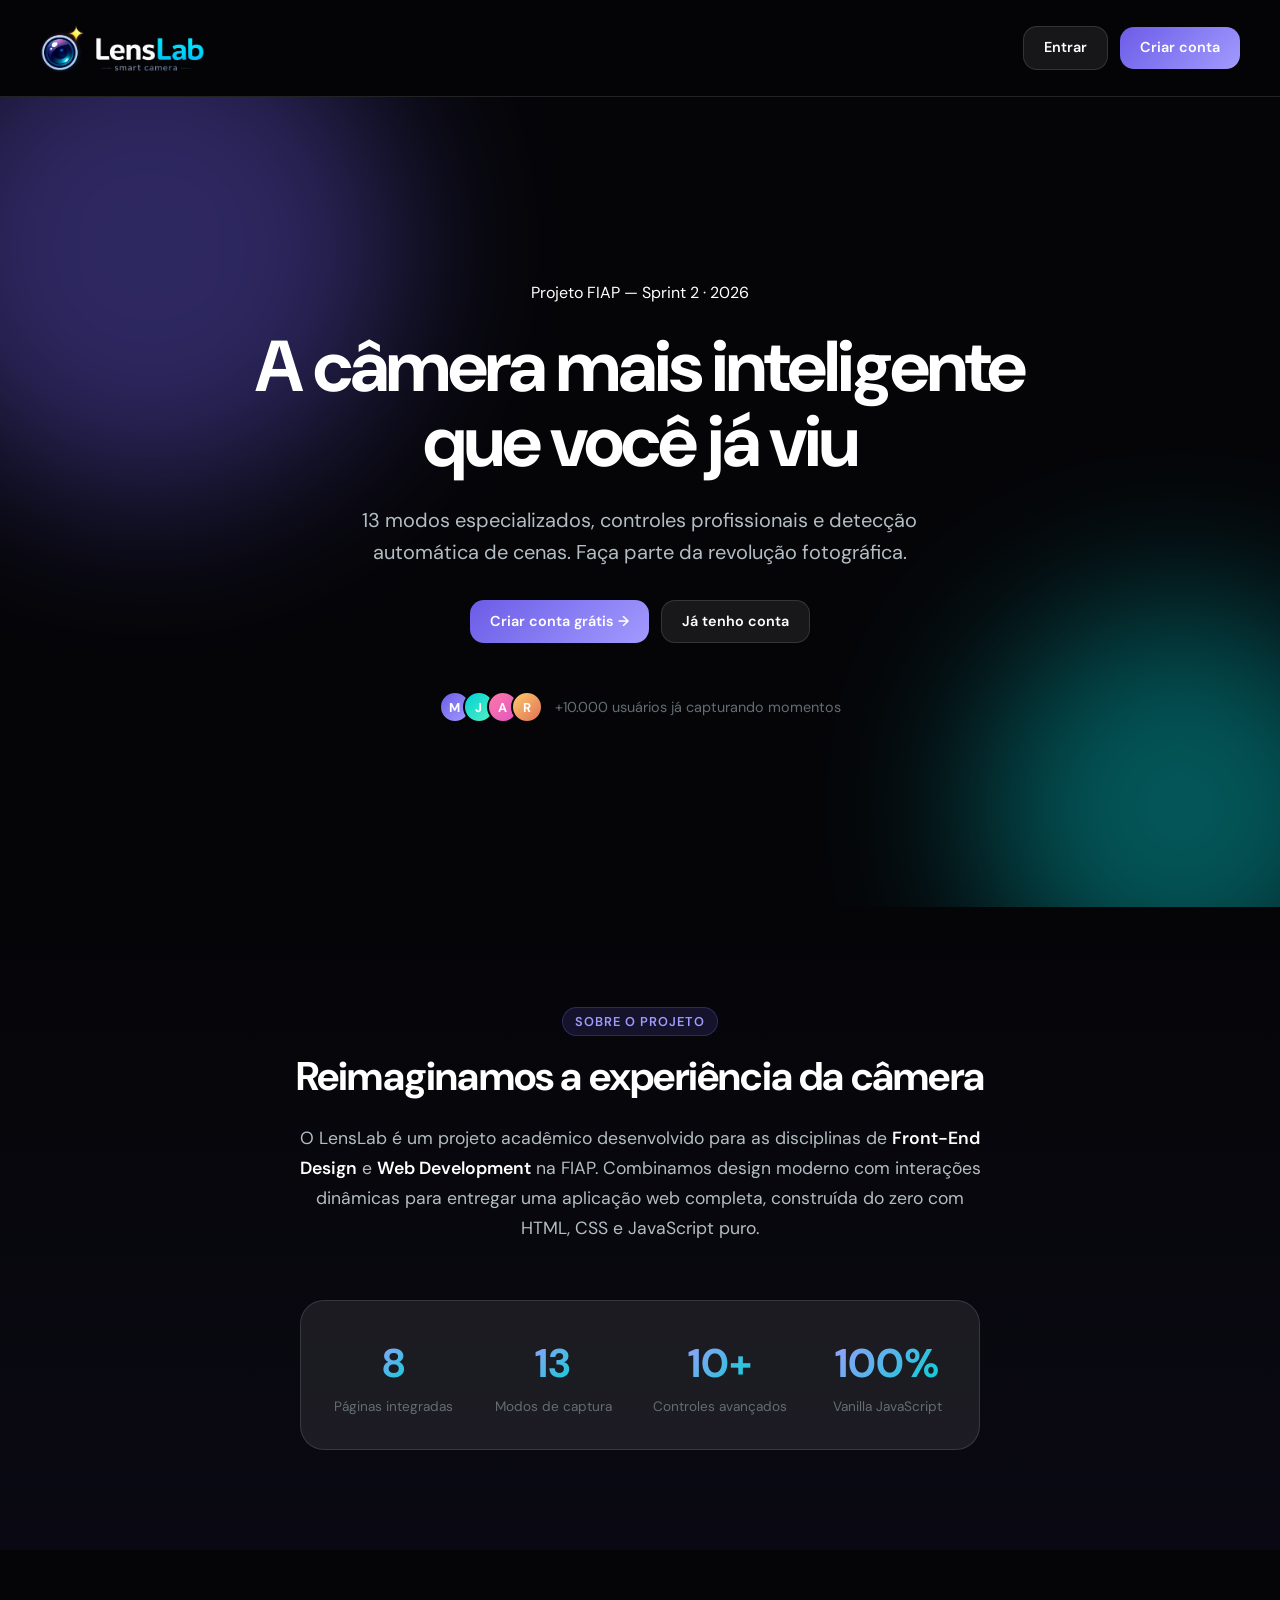
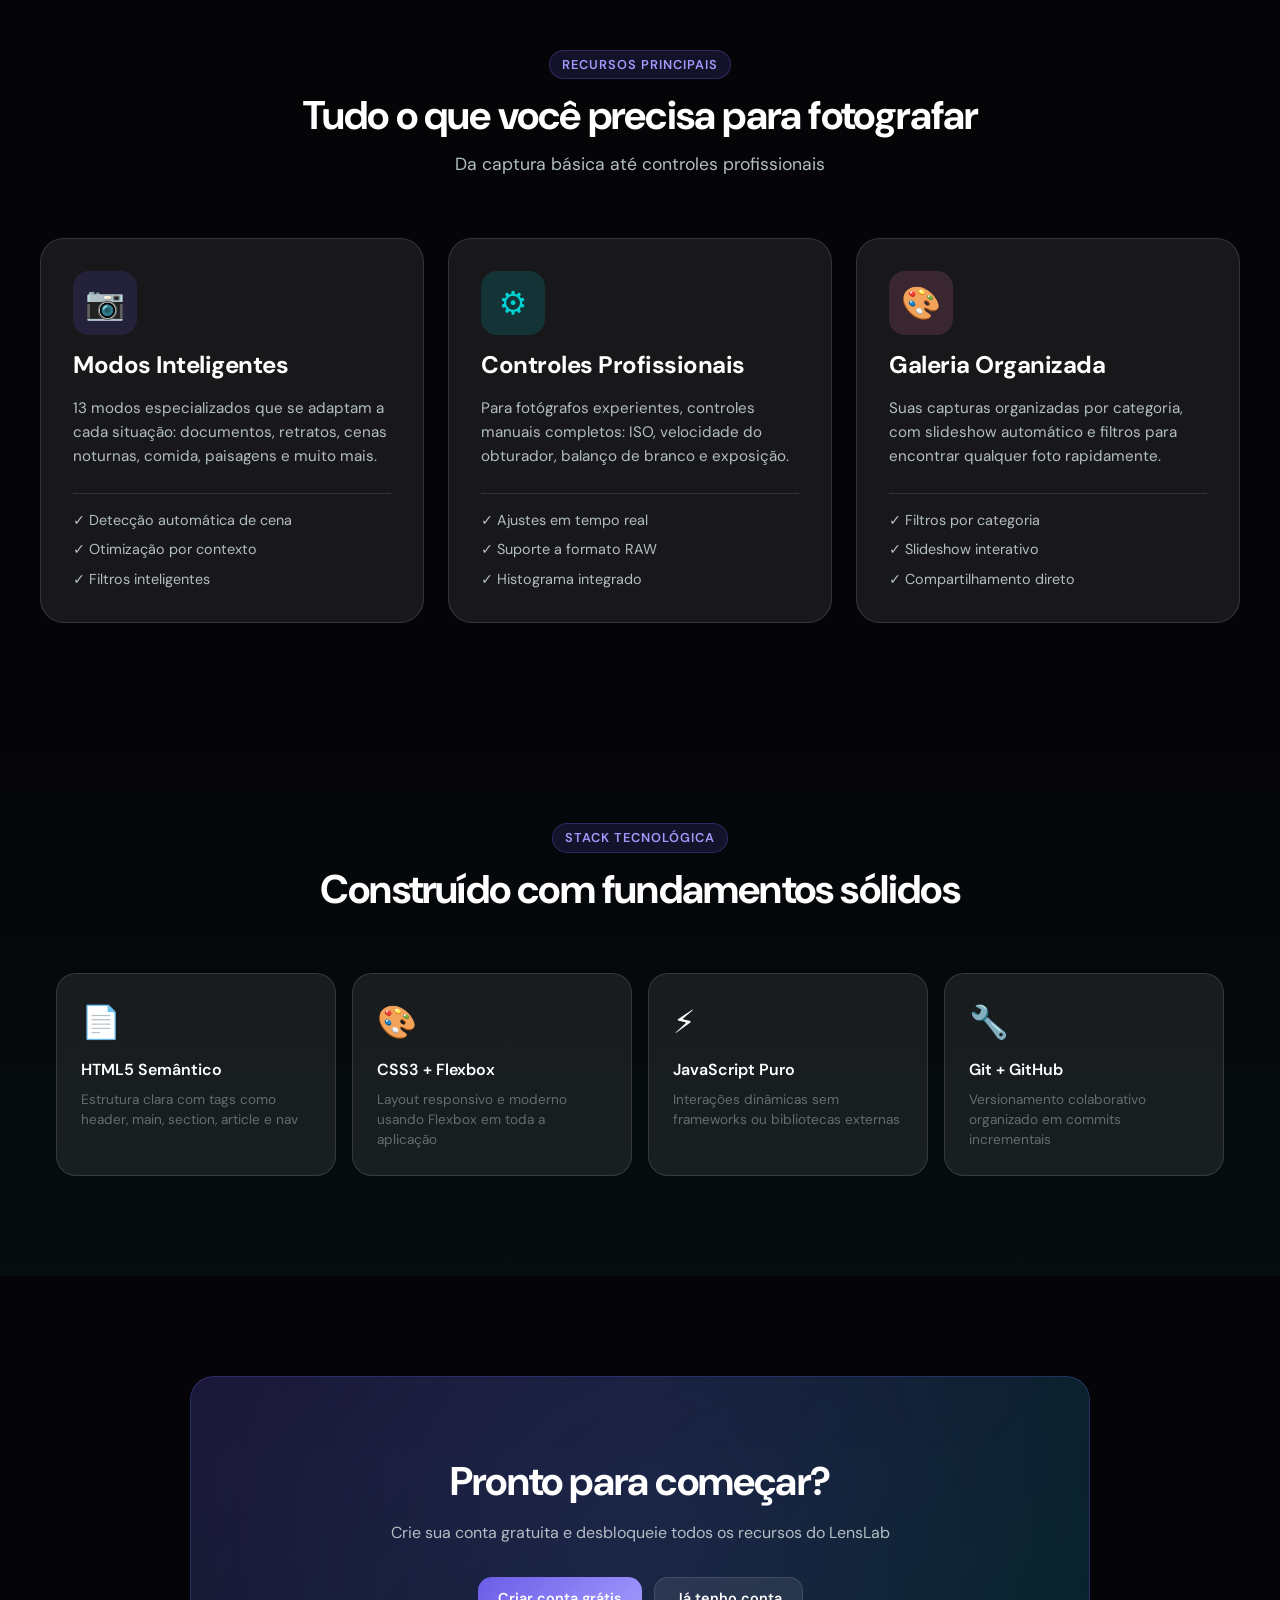
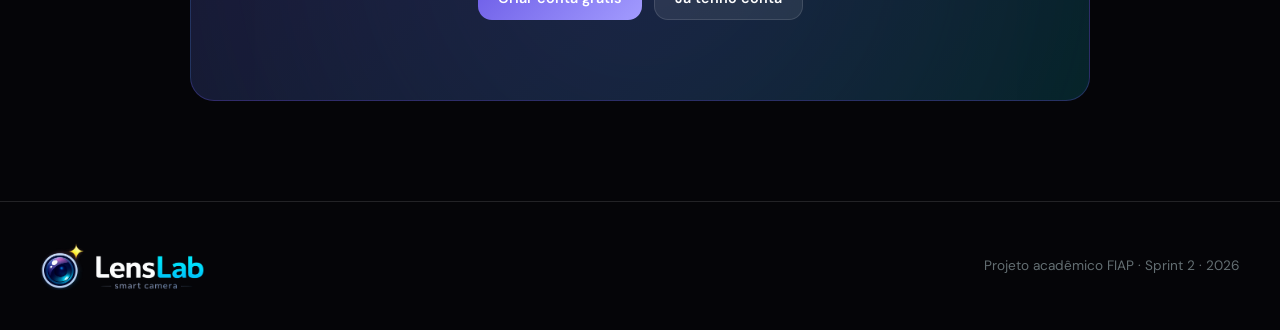
<file: index.html>
<!DOCTYPE html>
<html lang="pt-BR">
<head>
  <meta charset="UTF-8">
  <meta name="viewport" content="width=device-width, initial-scale=1.0">
  <title>LensLab — A câmera inteligente do seu bolso</title>
  <link rel="stylesheet" href="css/reset.css">
  <link rel="stylesheet" href="css/variables.css">
  <link rel="stylesheet" href="css/global.css">
  <link rel="stylesheet" href="css/landing.css">
</head>
<body class="landing-body">


  <header class="landing-header">
    <a href="index.html" class="logo">
      <img class="logo-img" src="assets/galeria/lenslab.png" alt="LensLab">
    </a>

    <div class="landing-actions">
      <a href="pages/login.html" class="btn-secondary">Entrar</a>
      <a href="pages/cadastro.html" class="btn-primary">Criar conta</a>
    </div>
  </header>

  <main>

  
    <section class="landing-hero">
      <div class="hero-bg-orb orb-1"></div>
      <div class="hero-bg-orb orb-2"></div>

      <div class="landing-hero-content">
        <span class="hero-badge">
          <span class="dot"></span>
          Projeto FIAP — Sprint 2 · 2026
        </span>

        <h1 class="landing-title">
          A câmera mais <span class="text-gradient">inteligente</span><br>
          que você já viu
        </h1>

        <p class="landing-subtitle">
          13 modos especializados, controles profissionais e detecção automática de cenas.
          Faça parte da revolução fotográfica.
        </p>

        <div class="landing-cta">
          <a href="pages/cadastro.html" class="btn-primary btn-large">
            Criar conta grátis →
          </a>
          <a href="pages/login.html" class="btn-secondary btn-large">
            Já tenho conta
          </a>
        </div>

        <div class="hero-trust">
          <div class="trust-avatars">
            <span class="trust-av" style="background: linear-gradient(135deg, #6C5CE7, #A29BFE);">M</span>
            <span class="trust-av" style="background: linear-gradient(135deg, #00D2D3, #55EFC4);">J</span>
            <span class="trust-av" style="background: linear-gradient(135deg, #FD79A8, #E056C1);">A</span>
            <span class="trust-av" style="background: linear-gradient(135deg, #FDCB6E, #E17055);">R</span>
          </div>
          <span>+10.000 usuários já capturando momentos</span>
        </div>
      </div>
    </section>

    
    <section class="about-project">
      <div class="about-inner">
        <span class="section-tag">Sobre o projeto</span>
        <h2>Reimaginamos a experiência da câmera</h2>
        <p>
          O LensLab é um projeto acadêmico desenvolvido para as disciplinas de
          <strong>Front-End Design</strong> e <strong>Web Development</strong> na FIAP.
          Combinamos design moderno com interações dinâmicas para entregar uma
          aplicação web completa, construída do zero com HTML, CSS e JavaScript puro.
        </p>

        <div class="project-stats">
          <div class="proj-stat">
            <strong>8</strong>
            <span>Páginas integradas</span>
          </div>
          <div class="proj-stat">
            <strong>13</strong>
            <span>Modos de captura</span>
          </div>
          <div class="proj-stat">
            <strong>10+</strong>
            <span>Controles avançados</span>
          </div>
          <div class="proj-stat">
            <strong>100%</strong>
            <span>Vanilla JavaScript</span>
          </div>
        </div>
      </div>
    </section>

    
    <section class="landing-features">
      <header class="landing-section-header">
        <span class="section-tag">Recursos principais</span>
        <h2>Tudo o que você precisa para fotografar</h2>
        <p>Da captura básica até controles profissionais</p>
      </header>

      <div class="landing-features-grid">

        <article class="big-feature">
          <div class="big-feature-icon" style="background: rgba(108,92,231,0.15); color: #A29BFE;">
            📷
          </div>
          <h3>Modos Inteligentes</h3>
          <p>13 modos especializados que se adaptam a cada situação: documentos, retratos, cenas noturnas, comida, paisagens e muito mais.</p>
          <ul class="feature-list">
            <li>✓ Detecção automática de cena</li>
            <li>✓ Otimização por contexto</li>
            <li>✓ Filtros inteligentes</li>
          </ul>
        </article>

        <article class="big-feature">
          <div class="big-feature-icon" style="background: rgba(0,210,211,0.15); color: #00D2D3;">
            ⚙️
          </div>
          <h3>Controles Profissionais</h3>
          <p>Para fotógrafos experientes, controles manuais completos: ISO, velocidade do obturador, balanço de branco e exposição.</p>
          <ul class="feature-list">
            <li>✓ Ajustes em tempo real</li>
            <li>✓ Suporte a formato RAW</li>
            <li>✓ Histograma integrado</li>
          </ul>
        </article>

        <article class="big-feature">
          <div class="big-feature-icon" style="background: rgba(253,121,168,0.15); color: #FD79A8;">
            🎨
          </div>
          <h3>Galeria Organizada</h3>
          <p>Suas capturas organizadas por categoria, com slideshow automático e filtros para encontrar qualquer foto rapidamente.</p>
          <ul class="feature-list">
            <li>✓ Filtros por categoria</li>
            <li>✓ Slideshow interativo</li>
            <li>✓ Compartilhamento direto</li>
          </ul>
        </article>

      </div>
    </section>

   
    <section class="tech-section">
      <header class="landing-section-header">
        <span class="section-tag">Stack tecnológica</span>
        <h2>Construído com fundamentos sólidos</h2>
      </header>

      <div class="tech-cards">
        <div class="tech-card">
          <span class="tech-emoji">📄</span>
          <strong>HTML5 Semântico</strong>
          <p>Estrutura clara com tags como header, main, section, article e nav</p>
        </div>
        <div class="tech-card">
          <span class="tech-emoji">🎨</span>
          <strong>CSS3 + Flexbox</strong>
          <p>Layout responsivo e moderno usando Flexbox em toda a aplicação</p>
        </div>
        <div class="tech-card">
          <span class="tech-emoji">⚡</span>
          <strong>JavaScript Puro</strong>
          <p>Interações dinâmicas sem frameworks ou bibliotecas externas</p>
        </div>
        <div class="tech-card">
          <span class="tech-emoji">🔧</span>
          <strong>Git + GitHub</strong>
          <p>Versionamento colaborativo organizado em commits incrementais</p>
        </div>
      </div>
    </section>


    <section class="landing-cta-final">
      <div class="cta-final-inner">
        <h2>Pronto para começar?</h2>
        <p>Crie sua conta gratuita e desbloqueie todos os recursos do LensLab</p>
        <div class="cta-final-actions">
          <a href="pages/cadastro.html" class="btn-primary btn-large">Criar conta grátis</a>
          <a href="pages/login.html" class="btn-secondary btn-large">Já tenho conta</a>
        </div>
      </div>
    </section>

  </main>

  
  <footer class="landing-footer">
    <div class="footer-inner">
      <div class="footer-brand">
        <img class="logo-img" src="assets/galeria/lenslab.png" alt="LensLab">
      </div>
      <p>Projeto acadêmico FIAP · Sprint 2 · 2026</p>
    </div>
  </footer>

  <script src="js/auth.js"></script>
  <script src="js/landing.js"></script>
</body>
</html>
</file>
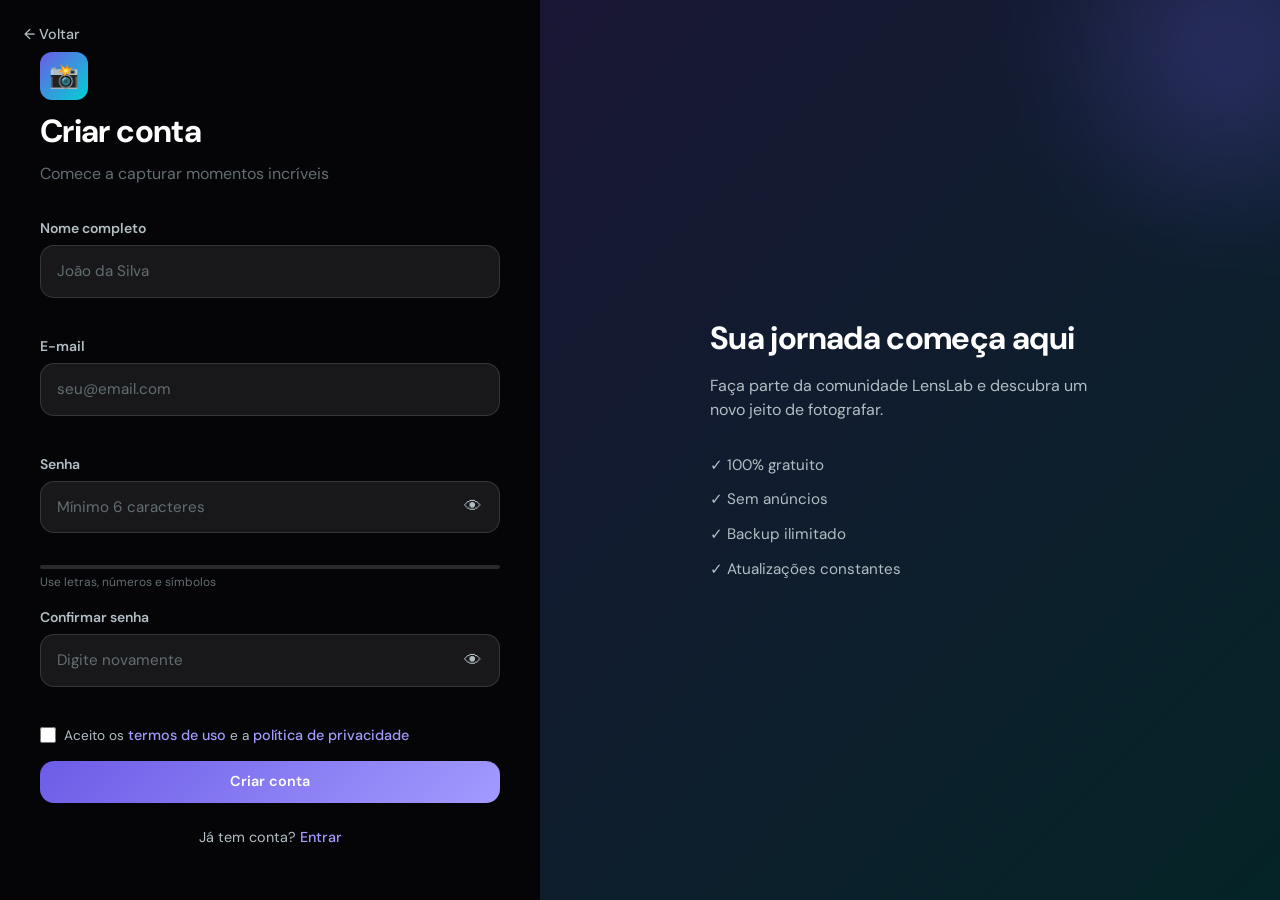
<file: pages/cadastro.html>
<!DOCTYPE html>
<html lang="pt-BR">
<head>
  <meta charset="UTF-8">
  <meta name="viewport" content="width=device-width, initial-scale=1.0">
  <title>Cadastro — LensLab</title>
  <link rel="stylesheet" href="../css/reset.css">
  <link rel="stylesheet" href="../css/variables.css">
  <link rel="stylesheet" href="../css/global.css">
  <link rel="stylesheet" href="../css/auth.css">
</head>
<body>

  <main class="auth-page">

    <div class="auth-container">
      <a href="../index.html" class="back-link">← Voltar</a>

      <header class="auth-header">
        <span class="logo-icon">📸</span>
        <h1>Criar conta</h1>
        <p>Comece a capturar momentos incríveis</p>
      </header>

      <form class="auth-form" id="signupForm" novalidate>

        <div class="form-group">
          <label for="name">Nome completo</label>
          <input type="text" id="name" name="name" placeholder="João da Silva" required minlength="3">
          <small class="error-message" id="name-error"></small>
        </div>

        <div class="form-group">
          <label for="email">E-mail</label>
          <input type="email" id="email" name="email" placeholder="seu@email.com" required>
          <small class="error-message" id="email-error"></small>
        </div>

        <div class="form-group">
          <label for="password">Senha</label>
          <div class="password-wrapper">
            <input type="password" id="password" name="password" placeholder="Mínimo 6 caracteres" required minlength="6">
            <button type="button" class="password-toggle" data-target="password" aria-label="Mostrar senha">👁</button>
          </div>
          <small class="error-message" id="password-error"></small>
          <div class="password-strength">
            <div class="strength-bar"><span></span></div>
            <small>Use letras, números e símbolos</small>
          </div>
        </div>

        <div class="form-group">
          <label for="confirm">Confirmar senha</label>
          <div class="password-wrapper">
            <input type="password" id="confirm" name="confirm" placeholder="Digite novamente" required>
            <button type="button" class="password-toggle" data-target="confirm" aria-label="Mostrar senha">👁</button>
          </div>
          <small class="error-message" id="confirm-error"></small>
        </div>

        <label class="checkbox-label">
          <input type="checkbox" name="terms" required>
          <span>Aceito os <a href="#" class="link-primary">termos de uso</a> e a <a href="#" class="link-primary">política de privacidade</a></span>
        </label>

        <button type="submit" class="btn-primary btn-large btn-block">
          Criar conta
        </button>

        <p class="auth-footer">
          Já tem conta?
          <a href="login.html" class="link-primary">Entrar</a>
        </p>
      </form>
    </div>

    <aside class="auth-decoration">
      <div class="deco-content">
        <h2>Sua jornada começa aqui</h2>
        <p>Faça parte da comunidade LensLab e descubra um novo jeito de fotografar.</p>
        <ul class="deco-features">
          <li>✓ 100% gratuito</li>
          <li>✓ Sem anúncios</li>
          <li>✓ Backup ilimitado</li>
          <li>✓ Atualizações constantes</li>
        </ul>
      </div>
    </aside>

  </main>
<script src="../js/auth.js"></script>
<script src="../js/main.js"></script>
<script src="../js/cadastro.js"></script>
</body>
</html>
</file>
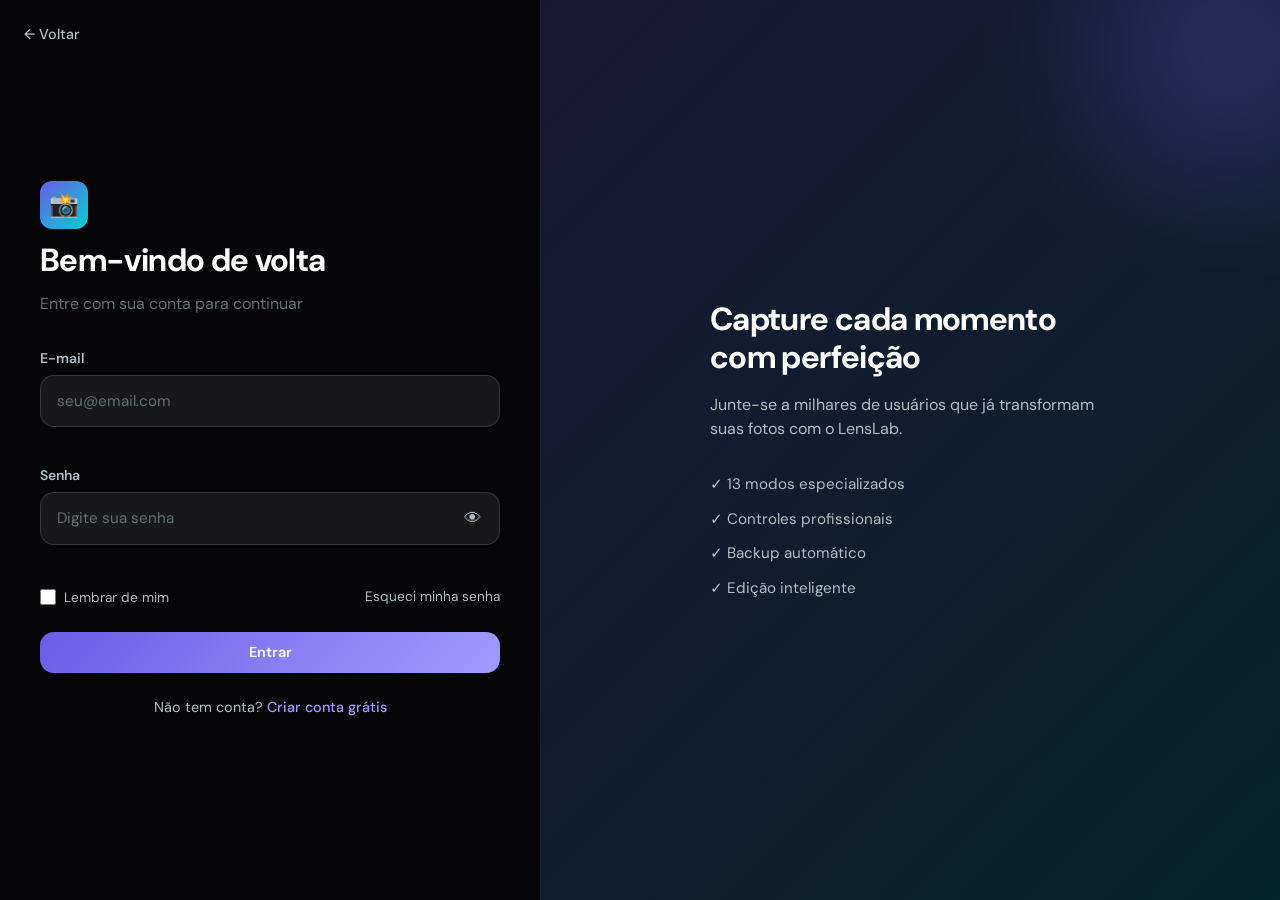
<file: pages/camera.html>
<!DOCTYPE html>
<html lang="pt-BR">
<head>
  <meta charset="UTF-8">
  <meta name="viewport" content="width=device-width, initial-scale=1.0">
  <title>Câmera — LensLab</title>
  <link rel="stylesheet" href="../css/reset.css">
  <link rel="stylesheet" href="../css/variables.css">
  <link rel="stylesheet" href="../css/global.css">
  <link rel="stylesheet" href="../css/camera.css">
  <link rel="stylesheet" href="../css/stage.css">
  <link rel="stylesheet" href="../css/acessibilidade.css">
</head>
<body class="camera-page">

  <!-- Orbs de fundo (ambient) -->
  <div class="page-orb orb-purple"></div>
  <div class="page-orb orb-cyan"></div>

  <!-- Voltar para a home (visível em desktop) -->
  <a href="home.html" class="stage-back">← Voltar para a home</a>

  <main class="stage-grid">

    <!-- ========== PAINEL ESQUERDO (pitch) ========== -->
    <aside class="stage-panel stage-panel-left">
      <a href="home.html" class="stage-logo" aria-label="LensLab">
        <img src="../assets/galeria/lenslab.png" alt="LensLab">
      </a>
      <span class="stage-tag">📸 Protótipo funcional</span>
      <h1 class="stage-title">Sua câmera<br>direto do navegador</h1>
      <p class="stage-desc">
        Teste todos os modos do LensLab no protótipo ao lado.
        Use sua câmera real ou ative o modo demo com imagens prontas.
      </p>
      <ul class="stage-bullets">
        <li>13 modos especializados de captura</li>
        <li>Filtros e ajustes em tempo real</li>
        <li>Funciona sem câmera (modo demo)</li>
        <li>Pós-captura com edição rápida</li>
      </ul>
    </aside>

    <!-- ========== CELULAR (protótipo) ========== -->
    <div class="camera-app">

    <!-- ========== STATUS BAR (simulada) ========== -->
    <div class="status-bar">
      <span class="status-time">9:41</span>
      <div class="status-icons">
        <span>📶</span>
        <span>🔋</span>
      </div>
    </div>

    <!-- ========== VIEWFINDER ========== -->
    <section class="viewfinder" aria-label="Visor da câmera">

      <!-- Vídeo da câmera real (getUserMedia) -->
      <video id="cameraVideo" class="camera-video" autoplay playsinline muted></video>

      <!-- Modo demo: imagem carregada pelo usuário ou cena pré-renderizada -->
      <img id="demoImg" class="camera-video demo-source" alt="Imagem demo" hidden>
      <canvas id="demoCanvas" class="camera-video demo-source" hidden></canvas>

      <!-- Canvas escondido — usado para capturar frames -->
      <canvas id="captureCanvas" class="capture-canvas" hidden></canvas>

      <!-- Banner do modo demo (visível enquanto demo está ativo) -->
      <div class="demo-banner" id="demoBanner" hidden>
        <span class="demo-label">🎭 Modo Demo</span>
        <span class="demo-source-name" id="demoSourceName">Cena: Pôr do sol</span>
        <button class="demo-banner-btn" data-demo-action="picker">Trocar</button>
        <button class="demo-banner-btn danger" data-demo-action="exit" aria-label="Sair do modo demo">✕</button>
      </div>

      <!-- Input de arquivo (escondido — disparado por botão) -->
      <input type="file" id="demoFileInput" accept="image/*" hidden>

      <!-- Tela de erro / permissão negada -->
      <div class="camera-error" id="cameraError" hidden>
        <div class="camera-error-icon">📷</div>
        <h3 class="camera-error-title">Câmera indisponível</h3>
        <p class="camera-error-msg" id="cameraErrorMsg">
          Não foi possível acessar a câmera.
        </p>
        <div class="camera-error-actions">
          <button class="camera-error-retry" id="cameraRetryBtn">Tentar novamente</button>
          <button class="camera-error-demo" id="cameraDemoBtn">🎭 Usar modo demo</button>
        </div>
        <small class="camera-error-hint">
          Sem câmera? O modo demo deixa você testar todo o fluxo usando uma imagem do seu dispositivo ou cenas prontas.
        </small>
      </div>

      <!-- Controles superiores -->
      <div class="top-controls">
        <div class="top-controls-left">
          <a href="home.html" class="back-home" aria-label="Voltar ao início">←</a>

          <button class="ctrl-btn" aria-label="Alternar flash" data-control="flash">
            <svg width="22" height="22" viewBox="0 0 24 24" fill="none" stroke="currentColor" stroke-width="1.8">
              <polygon points="13 2 3 14 12 14 11 22 21 10 12 10 13 2"/>
              <line class="flash-strike" x1="2" y1="2" x2="22" y2="22"/>
            </svg>
          </button>
        </div>

        <div class="top-controls-right">
          <button class="ctrl-btn" aria-label="Mostrar grade" data-control="grid">
            <svg width="22" height="22" viewBox="0 0 24 24" fill="none" stroke="currentColor" stroke-width="1.8">
              <line x1="8" y1="3" x2="8" y2="21"/>
              <line x1="16" y1="3" x2="16" y2="21"/>
              <line x1="3" y1="8" x2="21" y2="8"/>
              <line x1="3" y1="16" x2="21" y2="16"/>
            </svg>
          </button>

          <button class="ctrl-btn" aria-label="Timer" data-control="timer">
            <svg width="22" height="22" viewBox="0 0 24 24" fill="none" stroke="currentColor" stroke-width="1.8" stroke-linecap="round">
              <circle cx="12" cy="13" r="8"/>
              <path d="M12 9v4l2 2"/>
            </svg>
            <span class="timer-badge" hidden></span>
          </button>

          <button class="ctrl-btn" aria-label="Configurações" data-open="advanced-menu">
            <svg width="22" height="22" viewBox="0 0 24 24" fill="none" stroke="currentColor" stroke-width="1.8" stroke-linecap="round">
              <circle cx="12" cy="12" r="3"/>
              <path d="M12 1v2M12 21v2M4.22 4.22l1.42 1.42M18.36 18.36l1.42 1.42M1 12h2M21 12h2"/>
            </svg>
          </button>
        </div>
      </div>

      <!-- Anel de foco -->
      <div class="focus-ring-camera"></div>

      <!-- Badge "Modo silencioso" (auto-ativado de noite) -->
      <button class="silent-badge" id="silentBadge" type="button" hidden aria-label="Alternar modo silencioso"></button>

      <!-- Banner de sugestão adaptativa (aprende rotina do usuário) -->
      <div class="adaptive-banner" id="adaptiveBanner" hidden>
        <span class="adaptive-icon">💡</span>
        <span class="adaptive-text" id="adaptiveText"></span>
        <button class="adaptive-btn" data-adaptive-action="ativar">Ativar</button>
        <button class="adaptive-btn ghost" data-adaptive-action="dispensar" aria-label="Dispensar">✕</button>
      </div>

      <!-- Badge de modo ativo -->
      <div class="mode-badge" hidden>
        <span>✨</span>
        <span>Modo Documento sugerido</span>
      </div>

      <!-- Contagem regressiva do timer -->
      <div class="countdown-overlay" id="countdownOverlay" hidden>
        <span class="countdown-num" id="countdownNum">3</span>
      </div>

      <!-- Timestamp da foto (aparece logo após capturar) -->
      <div class="capture-timestamp" id="captureTimestamp" hidden></div>

      <!-- Controles de zoom -->
      <div class="zoom-controls">
        <button class="zoom-btn" data-zoom="0.5">.5</button>
        <button class="zoom-btn active" data-zoom="1">1×</button>
        <button class="zoom-btn" data-zoom="2">2</button>
      </div>

    </section>

    <!-- ========== CONTROLES INFERIORES ========== -->
    <section class="bottom-panel">

      <!-- Sugestões rápidas -->
      <div class="suggestions">
        <div class="suggestion-chips">
          <button class="chip" data-mode="doc" style="--chip-color: #6C5CE7;">
            <span>📄</span>
            <span>Documento</span>
          </button>
          <button class="chip" data-mode="portrait" style="--chip-color: #FD79A8;">
            <span>👤</span>
            <span>Retrato</span>
          </button>
          <button class="chip" data-mode="night" style="--chip-color: #FDCB6E;">
            <span>🌙</span>
            <span>Noturno</span>
          </button>
        </div>
        <button class="more-btn" aria-label="Mais modos" data-open="quick-modes-menu">⋯</button>
      </div>

      <!-- Modos principais -->
      <nav class="mode-selector" aria-label="Seleção de modo">
        <button class="mode-item active">Foto</button>
        <button class="mode-item">Vídeo</button>
        <button class="mode-item">Retrato</button>
        <button class="mode-item">Noturno</button>
      </nav>

      <!-- Botões de captura -->
      <div class="capture-row">
        <a class="thumbnail-btn" href="galeria.html" aria-label="Ver galeria" id="thumbnailLink">
          <img class="thumbnail-img" id="thumbnailImg" alt="" hidden>
        </a>

        <button class="capture-btn" aria-label="Capturar foto" id="captureButton">
          <span class="capture-inner"></span>
        </button>

        <button class="flip-btn" aria-label="Virar câmera">
          <svg width="24" height="24" viewBox="0 0 24 24" fill="none" stroke="currentColor" stroke-width="1.8" stroke-linecap="round">
            <path d="M21 12a9 9 0 01-9 9m9-9a9 9 0 00-9-9m9 9H3m9 9a9 9 0 01-9-9"/>
          </svg>
        </button>
      </div>

      <button class="advanced-link" data-open="advanced-menu">
        ⚙ Avançado
      </button>

    </section>

    <!-- ========== MENU MODOS RÁPIDOS (overlay) ========== -->
    <aside class="overlay" id="quick-modes-menu" hidden>
      <div class="overlay-backdrop" data-close></div>
      <div class="bottom-sheet">
        <div class="sheet-handle"></div>

        <header class="sheet-header">
          <div>
            <h3>Modos Rápidos</h3>
            <p>Toque para ativar uma sugestão</p>
          </div>
          <button class="close-btn" data-close aria-label="Fechar">✕</button>
        </header>

        <section class="sheet-section">
          <h4>Principais</h4>
          <div class="modes-row">
            <button class="mode-card" data-mode="doc" style="--mc-color: #6C5CE7;">
              <span class="mc-icon">📄</span>
              <span class="mc-label">Documento</span>
            </button>
            <button class="mode-card" data-mode="portrait" style="--mc-color: #FD79A8;">
              <span class="mc-icon">👤</span>
              <span class="mc-label">Retrato</span>
            </button>
            <button class="mode-card" data-mode="night" style="--mc-color: #FDCB6E;">
              <span class="mc-icon">🌙</span>
              <span class="mc-label">Noturno</span>
            </button>
          </div>
        </section>

        <section class="sheet-section">
          <h4>Todos os modos</h4>
          <div class="modes-grid">
            <button class="mode-list-item" data-mode="caderno" style="--mc-color: #00D2D3;">
              <span class="mc-icon">📓</span>
              <div>
                <strong>Caderno</strong>
                <small>Digitalizar anotações</small>
              </div>
            </button>
            <button class="mode-list-item" data-mode="qrcode" style="--mc-color: #74B9FF;">
              <span class="mc-icon">🔲</span>
              <div>
                <strong>QR Code</strong>
                <small>Ler códigos QR e barras</small>
              </div>
            </button>
            <button class="mode-list-item" data-mode="comida" style="--mc-color: #E17055;">
              <span class="mc-icon">🍔</span>
              <div>
                <strong>Comida</strong>
                <small>Cores vibrantes</small>
              </div>
            </button>
            <button class="mode-list-item" data-mode="panorama" style="--mc-color: #55EFC4;">
              <span class="mc-icon">🏞️</span>
              <div>
                <strong>Panorama</strong>
                <small>Paisagens amplas</small>
              </div>
            </button>
            <button class="mode-list-item" data-mode="macro" style="--mc-color: #FFEAA7;">
              <span class="mc-icon">🔬</span>
              <div>
                <strong>Macro</strong>
                <small>Detalhes de perto</small>
              </div>
            </button>
            <button class="mode-list-item" data-mode="slowmo" style="--mc-color: #FF7675;">
              <span class="mc-icon">🐢</span>
              <div>
                <strong>Câmera Lenta</strong>
                <small>Vídeo em slow motion</small>
              </div>
            </button>
            <button class="mode-list-item" data-mode="timelapse" style="--mc-color: #A29BFE;">
              <span class="mc-icon">⏱️</span>
              <div>
                <strong>Time-lapse</strong>
                <small>Vídeo acelerado</small>
              </div>
            </button>
            <button class="mode-list-item" data-mode="hdr" style="--mc-color: #FD79A8;">
              <span class="mc-icon">✨</span>
              <div>
                <strong>HDR</strong>
                <small>Alto alcance dinâmico</small>
              </div>
            </button>
            <button class="mode-list-item" data-mode="lousa" style="--mc-color: #81ECEC;">
              <span class="mc-icon">📋</span>
              <div>
                <strong>Lousa</strong>
                <small>Capturar quadro branco</small>
              </div>
            </button>
            <button class="mode-list-item" data-mode="selfie" style="--mc-color: #E056C1;">
              <span class="mc-icon">🤳</span>
              <div>
                <strong>Selfie+</strong>
                <small>Selfie com filtros</small>
              </div>
            </button>
          </div>
        </section>
      </div>
    </aside>

    <!-- ========== SELETOR DE MATÉRIA (overlay) ========== -->
    <aside class="overlay" id="materia-overlay" hidden>
      <div class="overlay-backdrop" data-materia-skip></div>
      <div class="bottom-sheet materia-sheet">
        <div class="sheet-handle"></div>

        <header class="sheet-header">
          <div>
            <h3>📚 Qual a matéria?</h3>
            <p>Selecione uma já cadastrada ou adicione uma nova.</p>
          </div>
          <button class="close-btn" data-materia-skip aria-label="Pular">✕</button>
        </header>

        <section class="sheet-section">
          <h4>Já cadastradas</h4>
          <div class="materia-list" id="materiaList">
            <!-- preenchido dinamicamente pelo camera.js -->
          </div>
        </section>

        <section class="sheet-section">
          <h4>Adicionar nova</h4>
          <form class="materia-new-form" id="materiaNewForm" autocomplete="off">
            <input type="text" id="materiaNewInput"
                   placeholder="Ex: Cálculo I, Português, Biologia"
                   maxlength="40" required>
            <button type="submit" class="materia-add-btn">+ Adicionar</button>
          </form>
        </section>

        <button class="materia-skip-btn" data-materia-skip type="button">
          Pular sem matéria
        </button>
      </div>
    </aside>

    <!-- ========== SELETOR DO MODO DEMO (overlay) ========== -->
    <aside class="overlay" id="demo-picker" hidden>
      <div class="overlay-backdrop" data-close></div>
      <div class="bottom-sheet">
        <div class="sheet-handle"></div>

        <header class="sheet-header">
          <div>
            <h3>🎭 Modo Demo</h3>
            <p>Teste o app sem precisar de câmera</p>
          </div>
          <button class="close-btn" data-close aria-label="Fechar">✕</button>
        </header>

        <section class="sheet-section">
          <h4>Sua imagem</h4>
          <button class="demo-upload-btn" id="demoUploadTrigger">
            <span class="adv-icon">📁</span>
            <div class="adv-info">
              <strong>Carregar do dispositivo</strong>
              <small>JPG, PNG ou qualquer imagem do seu computador/celular</small>
            </div>
            <span class="adv-arrow">›</span>
          </button>
        </section>

        <section class="sheet-section">
          <h4>Ou escolha uma cena</h4>
          <div class="modes-grid">
            <button class="mode-list-item" data-scene="sunset" style="--mc-color: #FF6B6B;">
              <span class="mc-icon">🌅</span>
              <div>
                <strong>Pôr do sol</strong>
                <small>Tons quentes</small>
              </div>
            </button>
            <button class="mode-list-item" data-scene="ocean" style="--mc-color: #0F3460;">
              <span class="mc-icon">🌊</span>
              <div>
                <strong>Oceano</strong>
                <small>Azul profundo</small>
              </div>
            </button>
            <button class="mode-list-item" data-scene="forest" style="--mc-color: #00B894;">
              <span class="mc-icon">🌲</span>
              <div>
                <strong>Floresta</strong>
                <small>Verdes e luz</small>
              </div>
            </button>
            <button class="mode-list-item" data-scene="city" style="--mc-color: #6C5CE7;">
              <span class="mc-icon">🌃</span>
              <div>
                <strong>Cidade noturna</strong>
                <small>Para testar Modo Noturno</small>
              </div>
            </button>
            <button class="mode-list-item" data-scene="food" style="--mc-color: #E17055;">
              <span class="mc-icon">🍔</span>
              <div>
                <strong>Comida</strong>
                <small>Para testar Modo Comida</small>
              </div>
            </button>
            <button class="mode-list-item" data-scene="document" style="--mc-color: #6C5CE7;">
              <span class="mc-icon">📄</span>
              <div>
                <strong>Documento</strong>
                <small>Texto sobre fundo claro</small>
              </div>
            </button>
          </div>
        </section>
      </div>
    </aside>

    <!-- ========== MENU AVANÇADO (overlay) ========== -->
    <aside class="overlay" id="advanced-menu" hidden>
      <div class="overlay-backdrop" data-close></div>
      <div class="bottom-sheet">
        <div class="sheet-handle"></div>

        <header class="sheet-header">
          <div>
            <h3>Controles Avançados</h3>
            <p>Ajuste fino para fotógrafos experientes</p>
          </div>
          <button class="close-btn" data-close aria-label="Fechar">✕</button>
        </header>

        <div class="advanced-list">

          <!-- AJUSTES (sliders funcionais) -->
          <h4 class="adv-group-title">Ajustes</h4>

          <div class="advanced-slider">
            <div class="slider-header">
              <span class="adv-icon">☀️</span>
              <strong>Brilho</strong>
              <span class="slider-value" id="valBrilho">100%</span>
            </div>
            <input type="range" min="50" max="150" value="100" id="ctrlBrilho" class="slider">
          </div>

          <div class="advanced-slider">
            <div class="slider-header">
              <span class="adv-icon">🎨</span>
              <strong>Saturação</strong>
              <span class="slider-value" id="valSaturacao">100%</span>
            </div>
            <input type="range" min="0" max="200" value="100" id="ctrlSaturacao" class="slider">
          </div>

          <div class="advanced-slider">
            <div class="slider-header">
              <span class="adv-icon">📊</span>
              <strong>Contraste</strong>
              <span class="slider-value" id="valContraste">100%</span>
            </div>
            <input type="range" min="50" max="200" value="100" id="ctrlContraste" class="slider">
          </div>

          <!-- COMPOSIÇÃO -->
          <h4 class="adv-group-title">Composição</h4>

          <div class="advanced-segmented">
            <div class="segmented-label">
              <span class="adv-icon">📐</span>
              <strong>Proporção</strong>
            </div>
            <div class="segmented-options">
              <button class="seg-btn active" data-aspect="full">Cheio</button>
              <button class="seg-btn" data-aspect="3-4">3:4</button>
              <button class="seg-btn" data-aspect="1-1">1:1</button>
              <button class="seg-btn" data-aspect="9-16">9:16</button>
              <button class="seg-btn" data-aspect="16-9">16:9</button>
            </div>
          </div>

          <div class="advanced-segmented">
            <div class="segmented-label">
              <span class="adv-icon">⏱️</span>
              <strong>Temporizador</strong>
            </div>
            <div class="segmented-options">
              <button class="seg-btn active" data-timer="0">Off</button>
              <button class="seg-btn" data-timer="3">3s</button>
              <button class="seg-btn" data-timer="5">5s</button>
              <button class="seg-btn" data-timer="10">10s</button>
            </div>
          </div>

          <button class="reset-adjustments" id="resetAjustes">↺ Restaurar padrão</button>

          <!-- INFORMATIVOS (visuais — não interativos por enquanto) -->
          <h4 class="adv-group-title">Informações</h4>

          <div class="advanced-item info-only">
            <span class="adv-icon">🎯</span>
            <div class="adv-info">
              <strong>ISO</strong>
              <small>Controlado automaticamente</small>
            </div>
            <span class="adv-value">Auto</span>
          </div>

          <div class="advanced-item info-only">
            <span class="adv-icon">🛡️</span>
            <div class="adv-info">
              <strong>Estabilização</strong>
              <small>Ativada por padrão</small>
            </div>
            <span class="adv-value">On</span>
          </div>

          <div class="advanced-item info-only">
            <span class="adv-icon">☀️</span>
            <div class="adv-info">
              <strong>Balanço de Branco</strong>
              <small>Ajuste automático</small>
            </div>
            <span class="adv-value">Auto</span>
          </div>

        </div>
      </div>
    </aside>

    </div>
    <!-- /.camera-app -->

    <!-- ========== PAINEL DIREITO (como usar) ========== -->
    <aside class="stage-panel stage-panel-right">
      <h2 class="stage-panel-title">Como usar</h2>
      <ol class="stage-steps">
        <li><strong>1.</strong> Permita o acesso à câmera ou clique em <em>Modo demo</em>.</li>
        <li><strong>2.</strong> Escolha um dos 13 modos pelo botão inferior.</li>
        <li><strong>3.</strong> Ajuste filtros nos controles laterais.</li>
        <li><strong>4.</strong> Toque no botão branco para capturar.</li>
      </ol>
      <p class="stage-tip">
        💡 Cada captura vai pra sua galeria — você pode editar, marcar como
        favorita ou organizar por matéria.
      </p>
    </aside>

  </main>
<script src="../js/auth.js"></script>
<script src="../js/protect.js"></script>
<script src="../js/photos.js"></script>
<script src="../js/camera.js"></script>
<script src="../js/acessibilidade.js"></script>
</body>
</html>
</file>
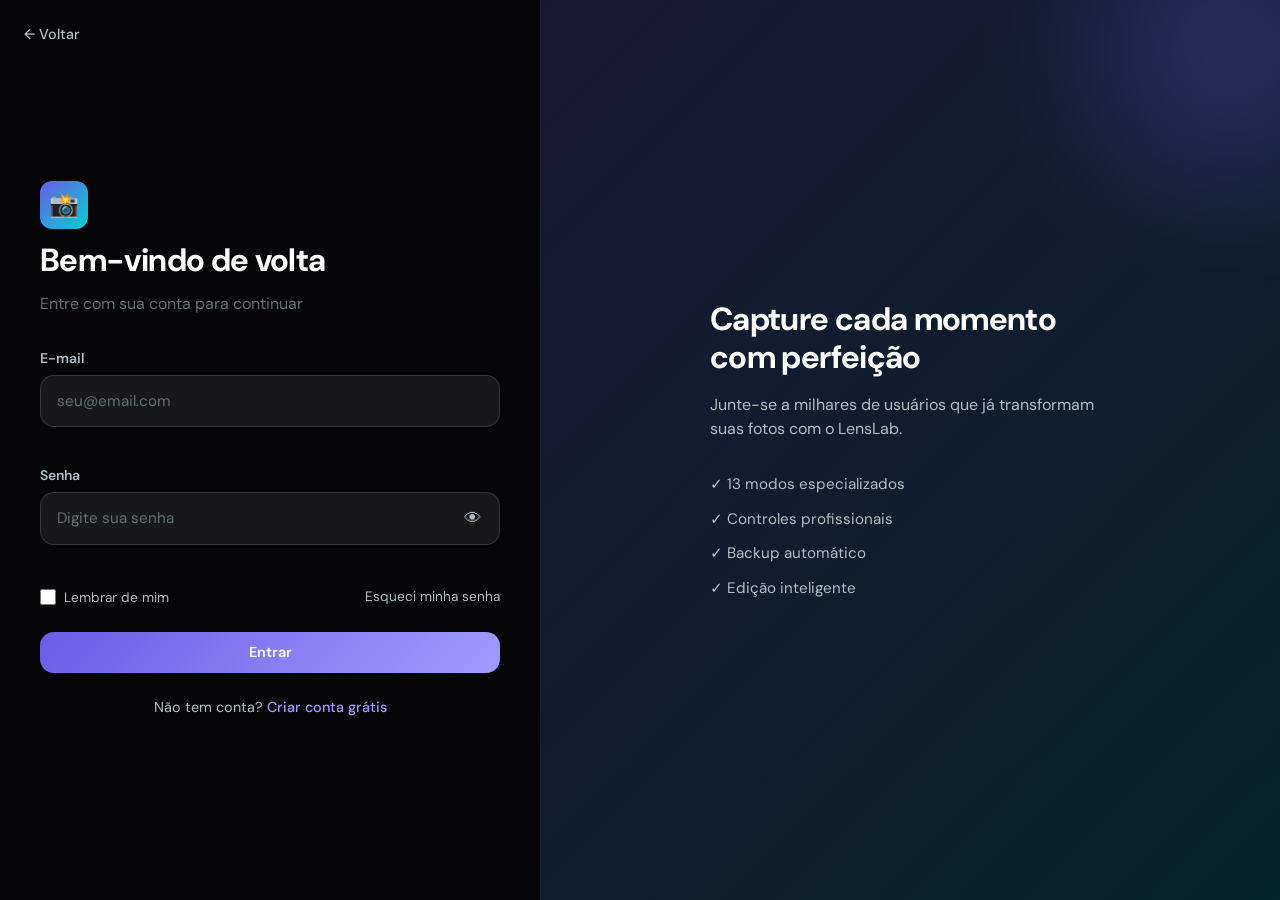
<file: pages/contato.html>
<!DOCTYPE html>
<html lang="pt-BR">
<head>
  <meta charset="UTF-8">
  <meta name="viewport" content="width=device-width, initial-scale=1.0">
  <title>Contato — LensLab</title>
  <link rel="stylesheet" href="../css/reset.css">
  <link rel="stylesheet" href="../css/variables.css">
  <link rel="stylesheet" href="../css/global.css">
  <link rel="stylesheet" href="../css/contato.css">
</head>
<body>

  <header class="site-header">
    <a href="home.html" class="logo">
      <img class="logo-img" src="../assets/galeria/lenslab.png" alt="LensLab">
    </a>
    <nav class="site-nav">
      <ul>
        <li><a href="home.html">Início</a></li>
        <li><a href="modos.html">Modos</a></li>
        <li><a href="galeria.html">Galeria</a></li>
        <li><a href="sobre.html">Sobre</a></li>
        <li><a href="ideias-futuras.html">Ideias</a></li>
        <li><a href="contato.html" class="active">Contato</a></li>
        <li><a href="login.html" class="btn-primary">Entrar</a></li>
      </ul>
    </nav>
  </header>

  <main class="contact-page">

    <header class="contact-hero">
      <h1>Fale com a gente</h1>
      <p>Dúvidas, sugestões ou feedback? Adoramos ouvir você.</p>
    </header>

    <div class="contact-grid">

      <!-- Info de contato -->
      <aside class="contact-info">
        <article class="info-card">
          <span class="info-icon">📧</span>
          <strong>E-mail</strong>
          <p>marcelo.scolesojr@gmail.com</p>
        </article>

        <article class="info-card">
          <span class="info-icon">📞</span>
          <strong>Telefone</strong>
          <p>(11) 98950-0606</p>
        </article>

        <article class="info-card">
          <span class="info-icon">📍</span>
          <strong>Endereço</strong>
          <p>FIAP — São Paulo, SP</p>
        </article>
      </aside>

      <!-- Formulário (envio real via Formspree) -->
      <form class="contact-form" id="contactForm" action="https://formspree.io/f/mykogoez" method="POST" novalidate>

        <div class="form-row-double">
          <div class="form-group">
            <label for="nome">Nome</label>
            <input type="text" id="nome" name="nome" placeholder="Seu nome" required minlength="3">
            <small class="error-message" id="nome-error"></small>
          </div>

          <div class="form-group">
            <label for="email-contato">E-mail</label>
            <input type="email" id="email-contato" name="email" placeholder="seu@email.com" required>
            <small class="error-message" id="email-contato-error"></small>
          </div>
        </div>

        <div class="form-group">
          <label for="assunto">Assunto</label>
          <select id="assunto" name="assunto" required>
            <option value="">Selecione um assunto</option>
            <option value="duvida">Dúvida</option>
            <option value="sugestao">Sugestão</option>
            <option value="bug">Reportar bug</option>
            <option value="parceria">Parceria</option>
            <option value="outro">Outro</option>
          </select>
          <small class="error-message" id="assunto-error"></small>
        </div>

        <div class="form-group">
          <label for="mensagem">Mensagem</label>
          <textarea id="mensagem" name="mensagem" rows="6" placeholder="Conte-nos sua dúvida, sugestão ou feedback..." required minlength="10"></textarea>
          <small class="error-message" id="mensagem-error"></small>
          <small class="char-counter">0 / 500 caracteres</small>
        </div>

        <button type="submit" class="btn-primary btn-large btn-block">
          Enviar mensagem
        </button>
      </form>

    </div>

  </main>

  <footer class="site-footer">
    <div class="footer-links">
      <a href="sobre.html">Sobre</a>
      <a href="modos.html">Modos</a>
      <a href="galeria.html">Galeria</a>
    </div>
    <p>© 2026 LensLab — Projeto FIAP Sprint 2</p>
  </footer>
<script src="../js/auth.js"></script>
<script src="../js/protect.js"></script>
<script src="../js/main.js"></script>
<script src="../js/contato.js"></script>
</body>
</html>
</file>
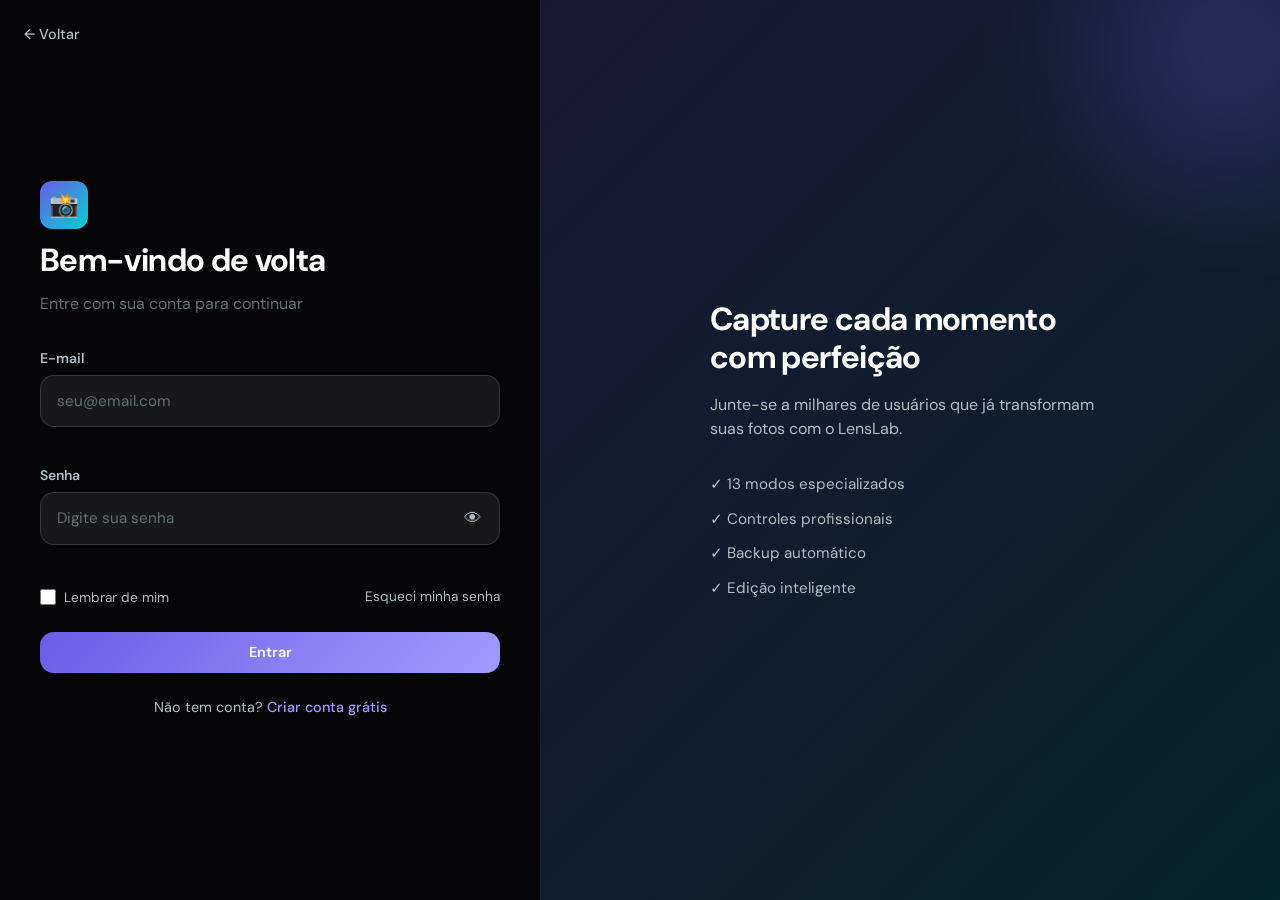
<file: pages/galeria.html>
<!DOCTYPE html>
<html lang="pt-BR">
<head>
  <meta charset="UTF-8">
  <meta name="viewport" content="width=device-width, initial-scale=1.0">
  <title>Galeria — LensLab</title>
  <link rel="stylesheet" href="../css/reset.css">
  <link rel="stylesheet" href="../css/variables.css">
  <link rel="stylesheet" href="../css/global.css">
  <link rel="stylesheet" href="../css/galeria.css">
  <link rel="stylesheet" href="../css/stage.css">
  <link rel="stylesheet" href="../css/acessibilidade.css">
</head>
<body class="galeria-page">

  <!-- Orbs de fundo (ambient) -->
  <div class="page-orb orb-purple"></div>
  <div class="page-orb orb-cyan"></div>

  <!-- Voltar para a home (visível em desktop) -->
  <a href="home.html" class="stage-back">← Voltar para a home</a>

  <main class="stage-grid">

    <!-- ========== PAINEL ESQUERDO (pitch) ========== -->
    <aside class="stage-panel stage-panel-left">
      <a href="home.html" class="stage-logo" aria-label="LensLab">
        <img src="../assets/galeria/lenslab.png" alt="LensLab">
      </a>
      <span class="stage-tag">🖼️ Sua galeria</span>
      <h1 class="stage-title">Tudo o que você<br>capturou, organizado</h1>
      <p class="stage-desc">
        Cada captura no LensLab vem pra cá. Filtre por modo, marque
        favoritos, organize por matéria e revisite suas memórias.
      </p>
      <ul class="stage-bullets">
        <li>Slideshow automático de destaques</li>
        <li>Filtros por modo e categoria</li>
        <li>Memória ativa: fotos antigas reaparecem na home</li>
        <li>Tudo salvo no seu dispositivo</li>
      </ul>
    </aside>

    <!-- ========== CELULAR (galeria) ========== -->
    <div class="galeria-app">

    <!-- ========== STATUS BAR (simulada) ========== -->
    <div class="status-bar">
      <span class="status-time">9:41</span>
      <div class="status-icons">
        <span>📶</span>
        <span>🔋</span>
      </div>
    </div>

    <!-- ========== HEADER DO APP (mobile) ========== -->
    <header class="app-header">
      <a href="home.html" class="app-back" aria-label="Voltar ao início">←</a>
      <h1 class="app-title">Galeria</h1>
      <a href="camera.html" class="app-action" aria-label="Abrir câmera">📸</a>
    </header>

    <!-- ========== CONTEÚDO ROLÁVEL ========== -->
    <div class="galeria-scroll">

      <!-- ---------- SLIDESHOW DESTAQUE ---------- -->
      <section class="slideshow" aria-label="Carrossel de destaques">

        <div class="slideshow-container">
          <div class="slide active" data-slide="0">
            <div class="slide-image" style="background: linear-gradient(145deg, #6C5CE7, #00D2D3);">
              <img class="slide-photo" src="../assets/galeria/slides/documento.png" alt="" onerror="this.remove()">
              <span class="slide-emoji">📄</span>
            </div>
            <div class="slide-info">
              <span class="slide-tag">Documento</span>
              <h2>Escaneie qualquer documento</h2>
              <p>Conversão automática em PDF com correção de perspectiva</p>
            </div>
          </div>

          <div class="slide" data-slide="1">
            <div class="slide-image" style="background: linear-gradient(145deg, #FD79A8, #6C5CE7);">
              <img class="slide-photo" src="../assets/galeria/slides/retrato.png" alt="" onerror="this.remove()">
              <span class="slide-emoji">👤</span>
            </div>
            <div class="slide-info">
              <span class="slide-tag">Retrato</span>
              <h2>Foco profissional no rosto</h2>
              <p>Desfoque inteligente do fundo destaca o sujeito</p>
            </div>
          </div>

          <div class="slide" data-slide="2">
            <div class="slide-image" style="background: linear-gradient(145deg, #FDCB6E, #E17055);">
              <img class="slide-photo" src="../assets/galeria/slides/noturno.png" alt="" onerror="this.remove()">
              <span class="slide-emoji">🌙</span>
            </div>
            <div class="slide-info">
              <span class="slide-tag">Noturno</span>
              <h2>Capturas brilhantes no escuro</h2>
              <p>Reduz ruído e mantém detalhes em pouca luz</p>
            </div>
          </div>

          <div class="slide" data-slide="3">
            <div class="slide-image" style="background: linear-gradient(145deg, #00B894, #55EFC4);">
              <img class="slide-photo" src="../assets/galeria/slides/panorama.png" alt="" onerror="this.remove()">
              <span class="slide-emoji">🏞️</span>
            </div>
            <div class="slide-info">
              <span class="slide-tag">Panorama</span>
              <h2>Paisagens em sua amplitude</h2>
              <p>Cenários em 180° com alta resolução</p>
            </div>
          </div>

          <div class="slide" data-slide="4">
            <div class="slide-image" style="background: linear-gradient(145deg, #74B9FF, #A29BFE);">
              <img class="slide-photo" src="../assets/galeria/slides/macro.png" alt="" onerror="this.remove()">
              <span class="slide-emoji">🔬</span>
            </div>
            <div class="slide-info">
              <span class="slide-tag">Macro</span>
              <h2>Detalhes microscópicos</h2>
              <p>Aproxime o invisível e revele texturas</p>
            </div>
          </div>

          <button class="slide-arrow prev" aria-label="Slide anterior">‹</button>
          <button class="slide-arrow next" aria-label="Próximo slide">›</button>

          <div class="slide-indicators">
            <button class="indicator active" data-target="0" aria-label="Ir para slide 1"></button>
            <button class="indicator" data-target="1" aria-label="Ir para slide 2"></button>
            <button class="indicator" data-target="2" aria-label="Ir para slide 3"></button>
            <button class="indicator" data-target="3" aria-label="Ir para slide 4"></button>
            <button class="indicator" data-target="4" aria-label="Ir para slide 5"></button>
          </div>
        </div>

      </section>

      <!-- ---------- SUAS FOTOS ---------- -->
      <section class="user-photos-section">
        <div class="user-photos-header">
          <div>
            <h2>Suas capturas</h2>
            <small id="contadorFotos">Carregando...</small>
          </div>
          <!-- Toggle: Grade vs Diário -->
          <div class="view-toggle" role="tablist" aria-label="Modo de visualização">
            <button class="view-btn active" data-view="grid" role="tab" aria-label="Visualizar em grade">▦</button>
            <button class="view-btn" data-view="diary" role="tab" aria-label="Visualizar como diário">📅</button>
          </div>
        </div>

        <!-- Filtros (rolagem horizontal no mobile) -->
        <div class="gallery-filters">
          <button class="filter-btn active" data-filter="all">Todos</button>
          <button class="filter-btn" data-filter="doc">Documentos</button>
          <button class="filter-btn" data-filter="portrait">Retratos</button>
          <button class="filter-btn" data-filter="night">Noturnos</button>
          <button class="filter-btn" data-filter="landscape">Paisagens</button>
        </div>

        <!-- Filtro por matéria (aparece só se houver fotos com matéria) -->
        <div class="materia-filter" id="materiaFilter" hidden>
          <span class="materia-label">📚 Por matéria</span>
          <div class="materia-chips" id="materiaChips"></div>
        </div>

        <!-- Grid populado pelo galeria.js a partir do localStorage -->
        <div class="photo-grid" id="photoGrid"></div>

        <!-- Estado vazio -->
        <div class="empty-state" id="emptyState" hidden>
          <span class="empty-emoji">📭</span>
          <strong>Nenhuma foto ainda</strong>
          <small>Capture sua primeira foto pra começar a montar sua galeria</small>
          <a href="camera.html" class="empty-cta">📸 Abrir câmera</a>
        </div>
      </section>

    </div>

    <!-- ========== FAB (atalho pra câmera) ========== -->
    <a href="camera.html" class="galeria-fab" aria-label="Tirar nova foto">
      <span>📷</span>
    </a>

    </div>
    <!-- /.galeria-app -->

    <!-- ========== PAINEL DIREITO (stats dinâmicas) ========== -->
    <aside class="stage-panel stage-panel-right">
      <h2 class="stage-panel-title">Suas estatísticas</h2>
      <div class="stage-stats">
        <div class="stage-stat">
          <strong id="statTotal">0</strong>
          <span>Fotos capturadas</span>
        </div>
        <div class="stage-stat">
          <strong id="statModos">0</strong>
          <span>Modos diferentes usados</span>
        </div>
        <div class="stage-stat">
          <strong id="statMaterias">0</strong>
          <span>Matérias organizadas</span>
        </div>
      </div>
      <p class="stage-tip">
        💡 Toque numa foto pra abrir os detalhes em tela cheia.
      </p>
    </aside>

  </main>

  <!-- ========== MODAL DE FOTO EM TELA CHEIA ========== -->
  <div class="photo-modal" id="photoModal" hidden>
    <div class="photo-modal-backdrop" data-modal-close></div>
    <div class="photo-modal-content">
      <button class="photo-modal-close" data-modal-close aria-label="Fechar">✕</button>
      <img class="photo-modal-img" id="photoModalImg" alt="Foto ampliada">
      <div class="photo-modal-info">
        <div class="photo-modal-meta">
          <strong id="photoModalTitle">Modo Documento</strong>
          <small id="photoModalDate">Hoje · 14:22</small>
        </div>
        <div class="photo-modal-actions">
          <button class="photo-modal-btn" id="photoModalDownload">⬇ Baixar</button>
          <button class="photo-modal-btn danger" id="photoModalDelete">🗑 Excluir</button>
        </div>
      </div>
    </div>
  </div>

<script src="../js/auth.js"></script>
<script src="../js/protect.js"></script>
<script src="../js/main.js"></script>
<script src="../js/photos.js"></script>
<script src="../js/galeria.js"></script>
<script src="../js/acessibilidade.js"></script>
</body>
</html>
</file>
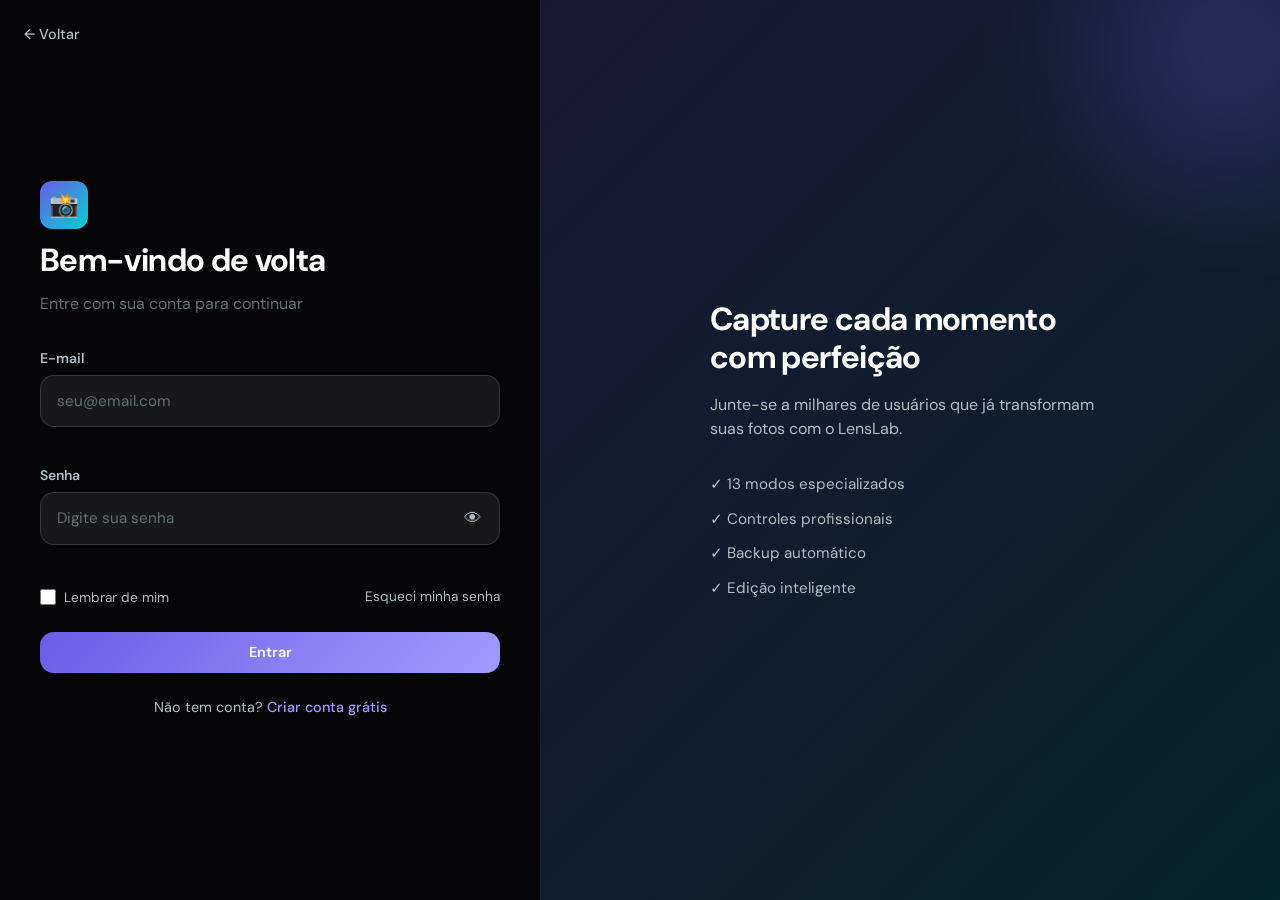
<file: pages/home.html>
<!DOCTYPE html>
<html lang="pt-BR">
<head>
  <meta charset="UTF-8">
  <meta name="viewport" content="width=device-width, initial-scale=1.0">
  <title>Home — LensLab</title>
  <link rel="stylesheet" href="../css/reset.css">
  <link rel="stylesheet" href="../css/variables.css">
  <link rel="stylesheet" href="../css/global.css">
  <link rel="stylesheet" href="../css/home.css">
  <link rel="stylesheet" href="../css/acessibilidade.css">
</head>
<body>

  <!-- ========== HEADER ========== -->
  <header class="site-header">
    <a href="home.html" class="logo">
      <img class="logo-img" src="../assets/galeria/lenslab.png" alt="LensLab">
    </a>

    <nav class="site-nav" aria-label="Navegação principal">
      <ul>
        <li><a href="home.html" class="active">Início</a></li>
        <li><a href="modos.html">Modos</a></li>
        <li><a href="galeria.html">Galeria</a></li>
        <li><a href="sobre.html">Sobre</a></li>
        <li><a href="ideias-futuras.html">Ideias</a></li>
        <li><a href="contato.html">Contato</a></li>
        <li><a href="login.html" class="btn-primary">Entrar</a></li>
      </ul>
    </nav>
  </header>

  <main>

    <!-- ========== MEMÓRIA ATIVA (foto antiga reaparece) ========== -->
    <section class="memory-card" id="memoryCard" hidden>
      <a class="memory-thumb" href="galeria.html" id="memoryLink">
        <img id="memoryImg" alt="Foto antiga">
      </a>
      <div class="memory-info">
        <span class="memory-tag">⏳ Memória</span>
        <strong id="memoryTitle">Há 7 dias atrás</strong>
        <small id="memorySubtitle">Você capturou um momento neste dia</small>
      </div>
      <button class="memory-close" id="memoryClose" type="button" aria-label="Fechar memória">✕</button>
    </section>

    <!-- ========== HERO PERSONALIZADO ========== -->
    <section class="hero">
      <div class="hero-content">
        <span class="hero-badge">
          <span class="dot"></span>
          <span id="welcomeText">Bem-vindo de volta</span>
        </span>

        <h1 class="hero-title">
          Vamos capturar algo <span class="text-gradient">incrível</span><br>
          hoje?
        </h1>

        <p class="hero-description">
          13 modos especializados, controles avançados e detecção automática
          de cenas. Tudo pronto para você usar.
        </p>

        <div class="hero-actions">
          <a href="camera.html" class="btn-primary btn-large">
            Abrir Câmera
          </a>
          <a href="galeria.html" class="btn-secondary btn-large">
            Ver minhas fotos
          </a>
        </div>

        <div class="hero-stats">
          <div class="stat">
            <strong>13+</strong>
            <span>Modos de captura</span>
          </div>
          <div class="stat">
            <strong>10</strong>
            <span>Controles avançados</span>
          </div>
          <div class="stat">
            <strong>4K</strong>
            <span>Qualidade máxima</span>
          </div>
        </div>
      </div>

      <!-- Mockup do celular -->
      <div class="hero-mockup">
        <div class="phone">
          <div class="phone-screen">
            <div class="phone-viewfinder">
              <img class="phone-slide is-active" src="../assets/galeria/slides/retrato.png"   alt="" data-mode="Retrato">
              <img class="phone-slide"           src="../assets/galeria/slides/noturno.png"   alt="" data-mode="Noturno">
              <img class="phone-slide"           src="../assets/galeria/slides/documento.png" alt="" data-mode="Documento">
              <img class="phone-slide"           src="../assets/galeria/slides/panorama.png"  alt="" data-mode="Panorama">
              <img class="phone-slide"           src="../assets/galeria/slides/macro.png"     alt="" data-mode="Macro">
              <span class="phone-mode-label" id="phoneModeLabel">Retrato</span>
              <div class="focus-ring"></div>
            </div>
            <div class="phone-controls">
              <div class="capture-button"></div>
            </div>
          </div>
        </div>
      </div>
    </section>

    <!-- ========== FEATURES ========== -->
    <section class="features" id="features">
      <header class="section-header">
        <h2>Recursos que transformam fotos</h2>
        <p>Tudo o que você precisa para capturar momentos perfeitos</p>
      </header>

      <div class="features-grid">
        <article class="feature-card">
          <div class="feature-icon" style="background: rgba(108,92,231,0.15); color: #A29BFE;">📄</div>
          <h3>Modo Documento</h3>
          <p>Escaneie e converta documentos em PDF com correção automática de perspectiva.</p>
        </article>

        <article class="feature-card">
          <div class="feature-icon" style="background: rgba(253,121,168,0.15); color: #FD79A8;">👤</div>
          <h3>Modo Retrato</h3>
          <p>Foco perfeito no rosto com desfoque profissional do fundo.</p>
        </article>

        <article class="feature-card">
          <div class="feature-icon" style="background: rgba(253,203,110,0.15); color: #FDCB6E;">🌙</div>
          <h3>Modo Noturno</h3>
          <p>Capturas nítidas mesmo com pouca luz, sem perder detalhes.</p>
        </article>

        <article class="feature-card">
          <div class="feature-icon" style="background: rgba(0,210,211,0.15); color: #00D2D3;">⚙️</div>
          <h3>Controles Pro</h3>
          <p>ISO, velocidade, foco manual e balanço de branco para fotógrafos experientes.</p>
        </article>

        <article class="feature-card">
          <div class="feature-icon" style="background: rgba(116,185,255,0.15); color: #74B9FF;">🔲</div>
          <h3>Leitor de QR Code</h3>
          <p>Escaneie códigos QR e códigos de barras com um toque.</p>
        </article>

        <article class="feature-card">
          <div class="feature-icon" style="background: rgba(0,184,148,0.15); color: #00B894;">🎨</div>
          <h3>Filtros Inteligentes</h3>
          <p>Realce cores e detalhes automaticamente com IA integrada.</p>
        </article>
      </div>
    </section>

  </main>

  <!-- ========== FOOTER ========== -->
  <footer class="site-footer">
    <div class="footer-links">
      <a href="sobre.html">Sobre</a>
      <a href="contato.html">Contato</a>
      <a href="modos.html">Modos</a>
      <a href="galeria.html">Galeria</a>
    </div>
    <p>© 2026 LensLab — Projeto acadêmico FIAP · Sprint 2</p>
  </footer>

  <script src="../js/auth.js"></script>
  <script src="../js/protect.js"></script>
  <script src="../js/main.js"></script>
  <script src="../js/photos.js"></script>
  <script src="../js/home.js"></script>
  <script src="../js/acessibilidade.js"></script>
</body>
</html>
</file>
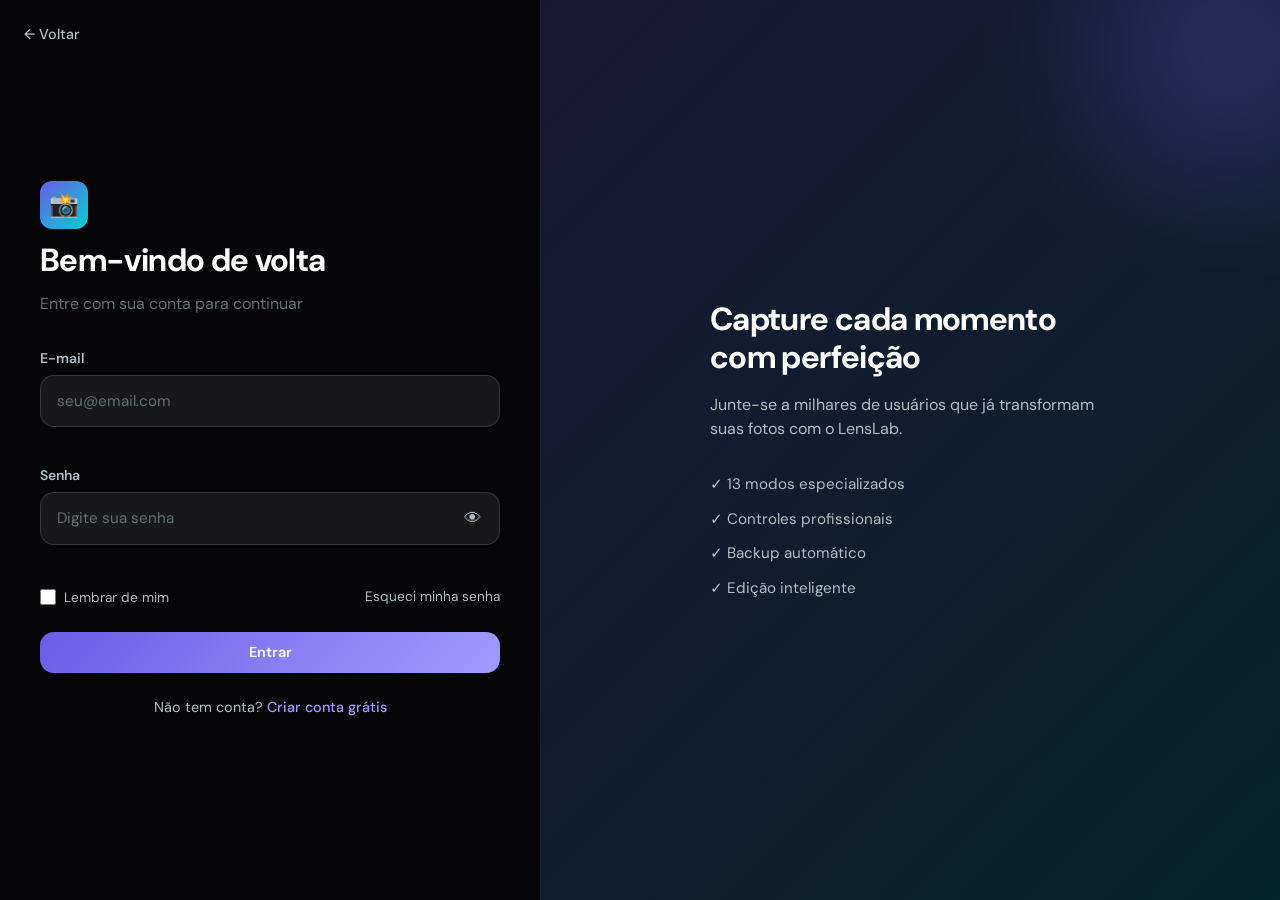
<file: pages/ideias-futuras.html>
<!DOCTYPE html>
<html lang="pt-BR">
<head>
  <meta charset="UTF-8">
  <meta name="viewport" content="width=device-width, initial-scale=1.0">
  <title>Ideias Futuras — LensLab</title>
  <link rel="stylesheet" href="../css/reset.css">
  <link rel="stylesheet" href="../css/variables.css">
  <link rel="stylesheet" href="../css/global.css">
  <link rel="stylesheet" href="../css/ideias-futuras.css">
</head>
<body>

  <header class="site-header">
    <a href="home.html" class="logo">
      <img class="logo-img" src="../assets/galeria/lenslab.png" alt="LensLab">
    </a>
    <nav class="site-nav">
      <ul>
        <li><a href="home.html">Início</a></li>
        <li><a href="modos.html">Modos</a></li>
        <li><a href="galeria.html">Galeria</a></li>
        <li><a href="sobre.html">Sobre</a></li>
        <li><a href="ideias-futuras.html" class="active">Ideias</a></li>
        <li><a href="contato.html">Contato</a></li>
        <li><a href="login.html" class="btn-primary">Entrar</a></li>
      </ul>
    </nav>
  </header>

  <main class="ideias-page">

    <!-- ========== HERO ========== -->
    <section class="ideias-hero">
      <span class="hero-badge">
        <span class="dot"></span>
        Roadmap · Próximas Sprints
      </span>
      <h1>Ideias <span class="text-gradient">Futuras</span></h1>
      <p class="hero-lead">
        Funcionalidades que mapeamos durante a banca da JOVI mas que ficaram fora
        do escopo da Sprint 2 — seja por dependerem de backend, machine learning
        ou APIs nativas que o navegador não expõe. Aqui registramos cada uma
        delas pra atacar nas próximas Sprints.
      </p>
    </section>

    <!-- ========== LEGENDA ========== -->
    <section class="ideias-legenda">
      <div class="legenda-item">
        <span class="legenda-dot mock"></span>
        <span><strong>Mockável</strong> · dá pra demonstrar conceito mas precisa de IA / OCR pra funcionar de verdade</span>
      </div>
      <div class="legenda-item">
        <span class="legenda-dot block"></span>
        <span><strong>Bloqueado</strong> · precisa de backend, libs externas ou APIs móveis nativas</span>
      </div>
    </section>

    <!-- ========== PILAR 1 — ESTUDO ========== -->
    <section class="pilar">
      <header class="pilar-head">
        <span class="pilar-emoji">🎓</span>
        <div>
          <h2>A câmera que estuda com você</h2>
          <small>Pilar 1 — ferramentas de estudo direto na lente</small>
        </div>
      </header>
      <div class="ideias-grid">

        <article class="ideia-card mock">
          <div class="card-top">
            <span class="card-icon">📊</span>
            <span class="card-status">Mockável</span>
          </div>
          <h3>Quadro Inteligente</h3>
          <p>Câmera apoiada na carteira durante a aula inteira. Em vez de gravar tudo, salva apenas os frames em que o conteúdo do quadro muda — gera 6 fotos da aula em vez de 1h de vídeo.</p>
          <small class="card-block">Comparação de pixels com Canvas funciona, mas detectar "conteúdo significativo" sem ML é frágil.</small>
        </article>

        <article class="ideia-card mock">
          <div class="card-top">
            <span class="card-icon">🃏</span>
            <span class="card-status">Mockável</span>
          </div>
          <h3>Flashcards automáticos</h3>
          <p>Fotografa uma página de caderno e o app detecta listas e tópicos, transformando em cards de revisão estilo Anki para memorização espaçada.</p>
          <small class="card-block">Sem OCR puro em JS, só dá pra simular com texto digitado depois ou marcação manual de regiões.</small>
        </article>

      </div>
    </section>

    <!-- ========== PILAR 2 — SOCIAL ========== -->
    <section class="pilar">
      <header class="pilar-head">
        <span class="pilar-emoji">👥</span>
        <div>
          <h2>A câmera social</h2>
          <small>Pilar 2 — captura como evento coletivo</small>
        </div>
      </header>
      <div class="ideias-grid">

        <article class="ideia-card block">
          <div class="card-top">
            <span class="card-icon">📡</span>
            <span class="card-status">Bloqueado</span>
          </div>
          <h3>Modo Sincronizado em Grupo</h3>
          <p>Você e seus amigos pareiam celulares antes do role. Quando UM aperta capturar, todos os celulares fotografam ao mesmo tempo, e tudo vai pro mesmo álbum compartilhado.</p>
          <small class="card-block">Precisa de backend + WebSocket pra sincronizar dispositivos em tempo real. Fora do escopo de uma aplicação 100% client-side.</small>
        </article>

        <article class="ideia-card mock">
          <div class="card-top">
            <span class="card-icon">🛡️</span>
            <span class="card-status">Mockável</span>
          </div>
          <h3>Privacidade Estudante</h3>
          <p>Blur automático em rostos que não estão na sua lista de amigos. Posta foto da festa sem se preocupar em capturar pessoas no fundo que não querem aparecer.</p>
          <small class="card-block">Detecção de rostos em JS puro sem TensorFlow.js / FaceAPI é praticamente inviável.</small>
        </article>

        <article class="ideia-card mock">
          <div class="card-top">
            <span class="card-icon">🎭</span>
            <span class="card-status">Mockável</span>
          </div>
          <h3>Sticker Maker</h3>
          <p>Selfie → recorta o fundo automaticamente → vira sticker pra mandar no WhatsApp/Telegram. Self-expression direto da câmera.</p>
          <small class="card-block">Remoção de fundo real precisa de modelos ML (rembg, MediaPipe). Mock seria recortar com máscara genérica.</small>
        </article>

      </div>
    </section>

    <!-- ========== PILAR 3 — CONTEXTO ========== -->
    <section class="pilar">
      <header class="pilar-head">
        <span class="pilar-emoji">🧠</span>
        <div>
          <h2>A câmera que entende contexto</h2>
          <small>Pilar 3 — antecipação inteligente da rotina</small>
        </div>
      </header>
      <div class="ideias-grid">

        <article class="ideia-card block">
          <div class="card-top">
            <span class="card-icon">📤</span>
            <span class="card-status">Bloqueado</span>
          </div>
          <h3>Compartilhamento Sugerido</h3>
          <p>Depois da foto, em vez de mostrar a galeria toda, app sugere direto pra quem mandar baseado no padrão: foto do quadro → "Mandar pro grupo Cálculo III?"</p>
          <small class="card-block">Browsers não expõem contatos do telefone nem APIs diretas pra grupos do WhatsApp/Telegram. Fora do escopo da web.</small>
        </article>

      </div>
    </section>

    <!-- ========== PILAR 4 — EXPRESSÃO ========== -->
    <section class="pilar">
      <header class="pilar-head">
        <span class="pilar-emoji">🎨</span>
        <div>
          <h2>Auto-expressão (DNA JOVI)</h2>
          <small>Pilar 4 — câmera como ferramenta de identidade</small>
        </div>
      </header>
      <div class="ideias-grid">

        <article class="ideia-card mock">
          <div class="card-top">
            <span class="card-icon">🎬</span>
            <span class="card-status">A explorar</span>
          </div>
          <h3>Anota Isso</h3>
          <p>Tira a foto + grava 30s de áudio simultâneo da explicação do professor. Foto da página + voz dele, vinculados na galeria. Toca o áudio enquanto você revê a foto.</p>
          <small class="card-block">Tecnicamente viável com MediaRecorder + getUserMedia. Será atacada na Sprint 3 como prioridade.</small>
        </article>

        <article class="ideia-card mock">
          <div class="card-top">
            <span class="card-icon">🌅</span>
            <span class="card-status">A explorar</span>
          </div>
          <h3>Modo Hora Dourada</h3>
          <p>App avisa proativamente: "O sol vai se pôr em 12 minutos. Bom momento pra uma selfie de pôr-do-sol" baseado em geolocalização e hora local.</p>
          <small class="card-block">Possível com Geolocation API + cálculo de pôr-do-sol. Vai entrar na próxima Sprint.</small>
        </article>

      </div>
    </section>

    <!-- ========== CTA FECHAMENTO ========== -->
    <section class="ideias-fechamento">
      <h3>📌 Por que documentar tudo isso?</h3>
      <p>
        A banca da JOVI nos cobrou pensar fora da caixinha — e durante o brainstorm
        surgiram muitas ideias que não cabiam no escopo desta Sprint, mas que merecem
        ser registradas. Essa página vira nosso <strong>roadmap de evolução</strong>:
        cada item aqui é um candidato concreto pra próxima Sprint, com a barreira
        técnica já mapeada.
      </p>
      <div class="fechamento-actions">
        <a href="sobre.html" class="cta-link">← Voltar para Sobre</a>
        <a href="contato.html" class="cta-link primary">💬 Tem outra ideia? Manda pra gente</a>
      </div>
    </section>

  </main>

  <footer class="site-footer">
    <div class="footer-links">
      <a href="sobre.html">Sobre</a>
      <a href="contato.html">Contato</a>
      <a href="modos.html">Modos</a>
    </div>
    <p>© 2026 LensLab — Projeto FIAP Sprint 2</p>
  </footer>
<script src="../js/auth.js"></script>
<script src="../js/protect.js"></script>
<script src="../js/main.js"></script>
</body>
</html>
</file>
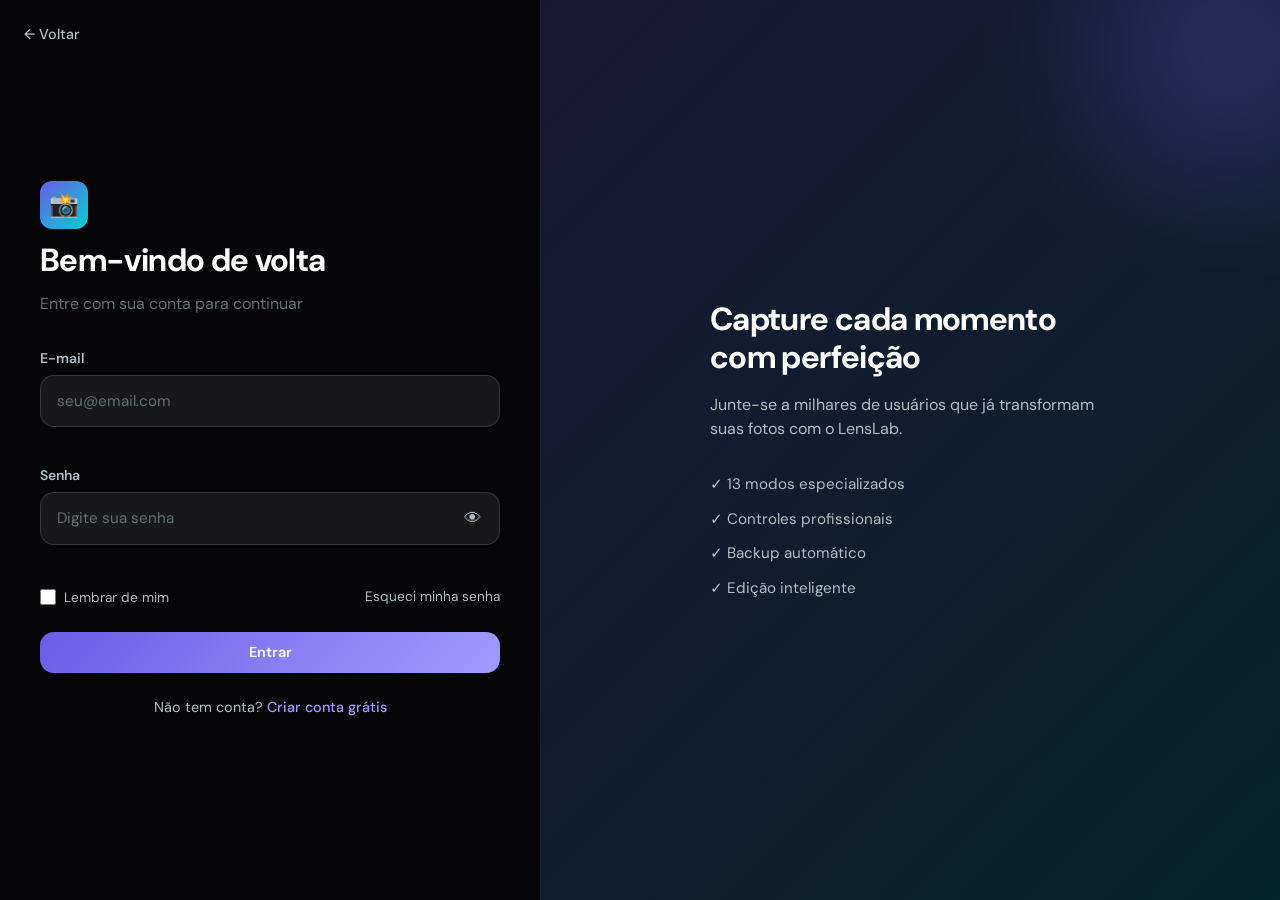
<file: pages/login.html>
<!DOCTYPE html>
<html lang="pt-BR">
<head>
  <meta charset="UTF-8">
  <meta name="viewport" content="width=device-width, initial-scale=1.0">
  <title>Login — LensLab</title>
  <link rel="stylesheet" href="../css/reset.css">
  <link rel="stylesheet" href="../css/variables.css">
  <link rel="stylesheet" href="../css/global.css">
  <link rel="stylesheet" href="../css/auth.css">
</head>
<body>

  <main class="auth-page">

    <div class="auth-container">
      <a href="../index.html" class="back-link">← Voltar</a>

      <header class="auth-header">
        <span class="logo-icon">📸</span>
        <h1>Bem-vindo de volta</h1>
        <p>Entre com sua conta para continuar</p>
      </header>

      <form class="auth-form" id="loginForm" novalidate>

        <div class="form-group">
          <label for="email">E-mail</label>
          <input
            type="email"
            id="email"
            name="email"
            placeholder="seu@email.com"
            required
            autocomplete="email"
          >
          <small class="error-message" id="email-error"></small>
        </div>

        <div class="form-group">
          <label for="password">Senha</label>
          <div class="password-wrapper">
            <input
              type="password"
              id="password"
              name="password"
              placeholder="Digite sua senha"
              required
              minlength="6"
              autocomplete="current-password"
            >
            <button type="button" class="password-toggle" data-target="password" aria-label="Mostrar senha">👁</button>
          </div>
          <small class="error-message" id="password-error"></small>
        </div>

        <div class="form-row">
          <label class="checkbox-label">
            <input type="checkbox" name="remember">
            <span>Lembrar de mim</span>
          </label>
          <a href="#" class="link-secondary" id="forgotPasswordLink">Esqueci minha senha</a>
        </div>

        <button type="submit" class="btn-primary btn-large btn-block">
          Entrar
        </button>

        
        <p class="auth-footer">
          Não tem conta?
          <a href="cadastro.html" class="link-primary">Criar conta grátis</a>
        </p>
      </form>
    </div>


    <aside class="auth-decoration">
      <div class="deco-content">
        <h2>Capture cada momento com perfeição</h2>
        <p>Junte-se a milhares de usuários que já transformam suas fotos com o LensLab.</p>
        <ul class="deco-features">
          <li>✓ 13 modos especializados</li>
          <li>✓ Controles profissionais</li>
          <li>✓ Backup automático</li>
          <li>✓ Edição inteligente</li>
        </ul>
      </div>
    </aside>

  </main>

  <div class="modal-overlay" id="forgotPasswordModal" hidden>
    <div class="modal" role="dialog" aria-modal="true" aria-labelledby="forgotTitle">
      <button type="button" class="modal-close" id="forgotClose" aria-label="Fechar">×</button>

      <header class="modal-header">
        <span class="logo-icon">🔑</span>
        <h2 id="forgotTitle">Recuperar senha</h2>
        <p>Digite seu e-mail e enviaremos um link para você redefinir sua senha.</p>
      </header>

      <form class="auth-form" id="forgotForm" novalidate>
        <div class="form-group">
          <label for="forgotEmail">E-mail</label>
          <input
            type="email"
            id="forgotEmail"
            name="forgotEmail"
            placeholder="seu@email.com"
            required
            autocomplete="email"
          >
          <small class="error-message" id="forgotEmail-error"></small>
        </div>

        <button type="submit" class="btn-primary btn-block">Enviar link</button>
      </form>

      <div class="modal-success" id="forgotSuccess" hidden>
        <span class="success-icon">✅</span>
        <h3>E-mail enviado!</h3>
        <p id="forgotSuccessMsg">Verifique sua caixa de entrada para continuar.</p>
      </div>
    </div>
  </div>

<script src="../js/auth.js"></script>
<script src="../js/main.js"></script>
<script src="../js/login.js"></script>
</body>
</html>
</file>
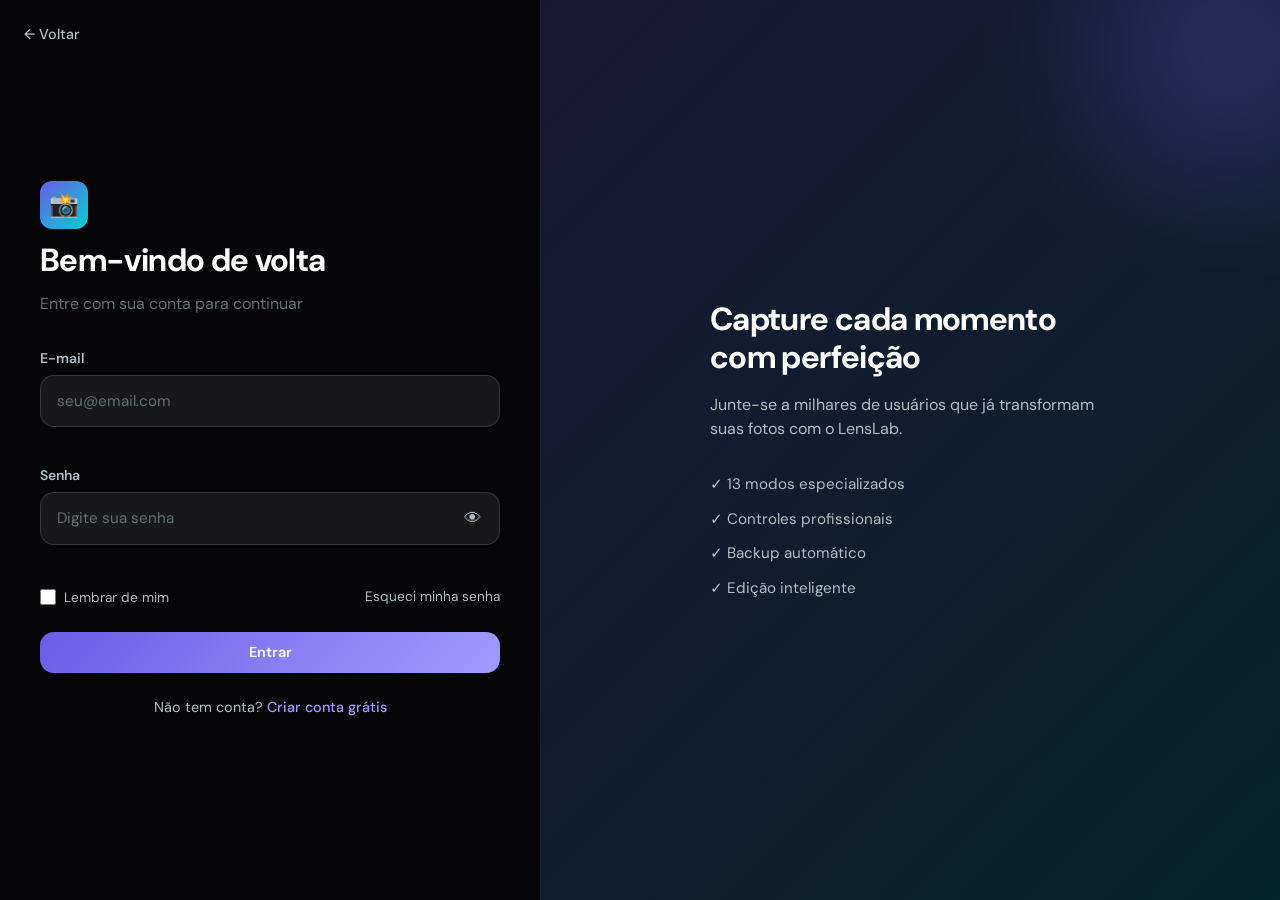
<file: pages/modos.html>
<!DOCTYPE html>
<html lang="pt-BR">
<head>
  <meta charset="UTF-8">
  <meta name="viewport" content="width=device-width, initial-scale=1.0">
  <title>Modos — LensLab</title>
  <link rel="stylesheet" href="../css/reset.css">
  <link rel="stylesheet" href="../css/variables.css">
  <link rel="stylesheet" href="../css/global.css">
  <link rel="stylesheet" href="../css/modos.css">
  <link rel="stylesheet" href="../css/acessibilidade.css">
</head>
<body>

  <header class="site-header">
    <a href="home.html" class="logo">
      <img class="logo-img" src="../assets/galeria/lenslab.png" alt="LensLab">
    </a>
    <nav class="site-nav">
      <ul>
        <li><a href="home.html">Início</a></li>
        <li><a href="modos.html" class="active">Modos</a></li>
        <li><a href="galeria.html">Galeria</a></li>
        <li><a href="sobre.html">Sobre</a></li>
        <li><a href="ideias-futuras.html">Ideias</a></li>
        <li><a href="contato.html">Contato</a></li>
        <li><a href="login.html" class="btn-primary">Entrar</a></li>
      </ul>
    </nav>
  </header>

  <main class="modes-page">

    <!-- ========== HERO ========== -->
    <section class="modes-hero">
      <!-- chips flutuantes decorativos -->
      <span class="hero-chip hc1" aria-hidden="true">📄 Documento</span>
      <span class="hero-chip hc2" aria-hidden="true">🌙 Noturno</span>
      <span class="hero-chip hc3" aria-hidden="true">🔬 Macro</span>
      <span class="hero-chip hc4" aria-hidden="true">👤 Retrato</span>

      <span class="hero-badge">
        <span class="dot"></span>
        Catálogo Completo
      </span>
      <h1>
        <span class="hero-num">13</span> modos para
        <span class="text-gradient gradient-anim">cada momento</span>
      </h1>
      <p class="hero-lead">
        Do scanner de documentos ao retrato com bokeh, da macro extrema à panorama 180°.
        Cada modo aplica filtros, ajustes e composições específicas pra você acertar
        a foto sem pensar em configuração.
      </p>
    </section>

    <!-- ========== HIGHLIGHTS ========== -->
    <section class="modes-highlights">
      <div class="highlight" style="--hl-color: #6C5CE7;">
        <span class="hl-icon">🎯</span>
        <strong class="hl-num">13</strong>
        <span class="hl-label">Modos especializados</span>
      </div>
      <div class="highlight" style="--hl-color: #00D2D3;">
        <span class="hl-icon">⭐</span>
        <strong class="hl-num">3</strong>
        <span class="hl-label">Modos principais</span>
      </div>
      <div class="highlight" style="--hl-color: #FD79A8;">
        <span class="hl-icon">🗂️</span>
        <strong class="hl-num">3</strong>
        <span class="hl-label">Categorias</span>
      </div>
      <div class="highlight" style="--hl-color: #FDCB6E;">
        <span class="hl-icon">👆</span>
        <strong class="hl-num">1</strong>
        <span class="hl-label">Toque pra ativar</span>
      </div>
    </section>

    <!-- ========== MODOS PRINCIPAIS ========== -->
    <section class="modes-section">
      <header class="modes-section-head">
        <span class="section-eyebrow">Sugestões rápidas</span>
        <h2><span class="section-emoji">⭐</span>Modos Principais</h2>
        <p class="modes-section-sub">
          Os três que você mais vai usar no dia a dia. Aparecem como sugestões rápidas
          logo na tela da câmera.
        </p>
      </header>

      <div class="modes-cards">
        <article class="mode-detail-card featured" style="--md-color: #6C5CE7;">
          <div class="md-header">
            <span class="md-icon">📄</span>
            <span class="md-tag">Principal</span>
          </div>
          <h3>Documento</h3>
          <p>Detecta bordas automaticamente, corrige perspectiva e gera PDF de alta qualidade. Perfeito para contratos, recibos e cadernos.</p>
          <a href="camera.html" class="md-action">Usar agora <span class="arrow">→</span></a>
        </article>

        <article class="mode-detail-card featured" style="--md-color: #FD79A8;">
          <div class="md-header">
            <span class="md-icon">👤</span>
            <span class="md-tag">Principal</span>
          </div>
          <h3>Retrato</h3>
          <p>Detecta rostos, foca no sujeito e aplica desfoque profissional ao fundo (efeito bokeh). Resultado de estúdio na palma da mão.</p>
          <a href="camera.html" class="md-action">Usar agora <span class="arrow">→</span></a>
        </article>

        <article class="mode-detail-card featured" style="--md-color: #FDCB6E;">
          <div class="md-header">
            <span class="md-icon">🌙</span>
            <span class="md-tag">Principal</span>
          </div>
          <h3>Noturno</h3>
          <p>Algoritmo multi-frame combina várias capturas para reduzir ruído. Capture a noite com clareza impressionante.</p>
          <a href="camera.html" class="md-action">Usar agora <span class="arrow">→</span></a>
        </article>
      </div>
    </section>

    <!-- ========== ESPECIALIDADES ========== -->
    <section class="modes-section">
      <header class="modes-section-head">
        <span class="section-eyebrow">Pra quem quer mexer mais</span>
        <h2><span class="section-emoji">🎨</span>Especialidades</h2>
        <p class="modes-section-sub">
          Os outros 10 modos, organizados por situação.
        </p>
      </header>

      <!-- Categoria 1 — Documentos & Códigos -->
      <div class="category-block" style="--cat-color: #00D2D3;">
        <div class="category-head">
          <span class="category-emoji">📑</span>
          <div>
            <h3 class="category-title">Documentos &amp; Códigos</h3>
            <small>Para escanear texto, diagramas e códigos</small>
          </div>
          <span class="category-count">3 modos</span>
        </div>
        <div class="modes-cards">
          <article class="mode-detail-card" style="--md-color: #00D2D3;">
            <span class="md-icon">📓</span>
            <h3>Caderno</h3>
            <p>Digitalize anotações manuscritas com OCR integrado.</p>
            <a href="camera.html" class="md-action">Experimentar <span class="arrow">→</span></a>
          </article>

          <article class="mode-detail-card" style="--md-color: #74B9FF;">
            <span class="md-icon">🔲</span>
            <h3>QR Code</h3>
            <p>Leitura instantânea de QR codes e códigos de barras.</p>
            <a href="camera.html" class="md-action">Experimentar <span class="arrow">→</span></a>
          </article>

          <article class="mode-detail-card" style="--md-color: #81ECEC;">
            <span class="md-icon">📋</span>
            <h3>Lousa</h3>
            <p>Capture quadros brancos com correção de reflexos.</p>
            <a href="camera.html" class="md-action">Experimentar <span class="arrow">→</span></a>
          </article>
        </div>
      </div>

      <!-- Categoria 2 — Detalhes & Cor -->
      <div class="category-block" style="--cat-color: #E17055;">
        <div class="category-head">
          <span class="category-emoji">🔍</span>
          <div>
            <h3 class="category-title">Detalhes &amp; Cor</h3>
            <small>Quando o assunto pede precisão e cores marcantes</small>
          </div>
          <span class="category-count">4 modos</span>
        </div>
        <div class="modes-cards">
          <article class="mode-detail-card" style="--md-color: #E17055;">
            <span class="md-icon">🍔</span>
            <h3>Comida</h3>
            <p>Realça cores e contraste para fotos apetitosas de pratos.</p>
            <a href="camera.html" class="md-action">Experimentar <span class="arrow">→</span></a>
          </article>

          <article class="mode-detail-card" style="--md-color: #55EFC4;">
            <span class="md-icon">🏞️</span>
            <h3>Panorama</h3>
            <p>Captura paisagens em até 180° com alta resolução.</p>
            <a href="camera.html" class="md-action">Experimentar <span class="arrow">→</span></a>
          </article>

          <article class="mode-detail-card" style="--md-color: #FFEAA7;">
            <span class="md-icon">🔬</span>
            <h3>Macro</h3>
            <p>Detalhes ultra-próximos com foco preciso a poucos centímetros.</p>
            <a href="camera.html" class="md-action">Experimentar <span class="arrow">→</span></a>
          </article>

          <article class="mode-detail-card" style="--md-color: #FD79A8;">
            <span class="md-icon">✨</span>
            <h3>HDR</h3>
            <p>Combina múltiplas exposições para alto alcance dinâmico.</p>
            <a href="camera.html" class="md-action">Experimentar <span class="arrow">→</span></a>
          </article>
        </div>
      </div>

      <!-- Categoria 3 — Movimento & Pessoas -->
      <div class="category-block" style="--cat-color: #A29BFE;">
        <div class="category-head">
          <span class="category-emoji">🎬</span>
          <div>
            <h3 class="category-title">Movimento &amp; Pessoas</h3>
            <small>Vídeo, slow-motion e selfies</small>
          </div>
          <span class="category-count">3 modos</span>
        </div>
        <div class="modes-cards">
          <article class="mode-detail-card" style="--md-color: #FF7675;">
            <span class="md-icon">🐢</span>
            <h3>Câmera Lenta</h3>
            <p>Vídeo em 240fps para reproduzir momentos em slow motion.</p>
            <a href="camera.html" class="md-action">Experimentar <span class="arrow">→</span></a>
          </article>

          <article class="mode-detail-card" style="--md-color: #A29BFE;">
            <span class="md-icon">⏱️</span>
            <h3>Time-lapse</h3>
            <p>Acelera horas em segundos. Ideal para nuvens, trânsito, pôr do sol.</p>
            <a href="camera.html" class="md-action">Experimentar <span class="arrow">→</span></a>
          </article>

          <article class="mode-detail-card" style="--md-color: #E056C1;">
            <span class="md-icon">🤳</span>
            <h3>Selfie+</h3>
            <p>Selfies aprimoradas com filtros e correção de iluminação.</p>
            <a href="camera.html" class="md-action">Experimentar <span class="arrow">→</span></a>
          </article>
        </div>
      </div>
    </section>

    <!-- ========== ACESSIBILIDADE ========== -->
    <section class="modes-section">
      <header class="modes-section-head">
        <span class="section-eyebrow">Para todos</span>
        <h2><span class="section-emoji">♿</span>Acessibilidade</h2>
        <p class="modes-section-sub">
          Recursos pensados para quem tem baixa visão ou prefere uma interface mais simples.
          Disponíveis em todas as páginas pelo botão flutuante ♿ no canto inferior direito.
        </p>
      </header>

      <div class="category-block" style="--cat-color: #00B894;">
        <div class="category-head">
          <span class="category-emoji">🤝</span>
          <div>
            <h3 class="category-title">Recursos inclusivos</h3>
            <small>Mais pessoas usando o LensLab</small>
          </div>
          <span class="category-count">2 recursos</span>
        </div>

        <div class="modes-cards">
          <article class="mode-detail-card" style="--md-color: #00B894;">
            <div class="md-header">
              <span class="md-icon">🎤</span>
              <span class="md-tag">US-05</span>
            </div>
            <h3>Modo Simples por Voz</h3>
            <p>
              Interface simplificada com botões maiores e controle por comandos de voz.
              Diga "tirar foto", "abrir galeria" ou "ajuda" para navegar sem precisar
              tocar na tela. Ideal para usuários idosos ou com pouca familiaridade com toque.
            </p>
            <a href="camera.html" class="md-action">Ativar agora <span class="arrow">→</span></a>
          </article>

          <article class="mode-detail-card" style="--md-color: #74B9FF;">
            <div class="md-header">
              <span class="md-icon">🔊</span>
              <span class="md-tag">US-06</span>
            </div>
            <h3>Audiodescrição</h3>
            <p>
              Ao passar o foco em botões e links, o LensLab lê em voz alta o nome
              e a função do elemento. Também anuncia capturas e mudanças de tela.
              Pensado para pessoas com baixa visão.
            </p>
            <a href="camera.html" class="md-action">Ativar agora <span class="arrow">→</span></a>
          </article>
        </div>
      </div>
    </section>


    <!-- ========== CTA FINAL ========== -->
    <section class="modes-cta">
      <!-- camadas de luz de fundo -->
      <div class="cta-glow glow-purple"></div>
      <div class="cta-glow glow-cyan"></div>
      <div class="cta-glow glow-pink"></div>

      <!-- emojis flutuantes (decorativos) -->
      <span class="cta-floater f1" aria-hidden="true">📄</span>
      <span class="cta-floater f2" aria-hidden="true">👤</span>
      <span class="cta-floater f3" aria-hidden="true">🌙</span>
      <span class="cta-floater f4" aria-hidden="true">🔬</span>
      <span class="cta-floater f5" aria-hidden="true">🍔</span>
      <span class="cta-floater f6" aria-hidden="true">✨</span>

      <div class="cta-content">
        <span class="cta-eyebrow">
          <span class="cta-dot"></span>
          Tudo pronto
        </span>

        <h3>Pronto pra <span class="text-gradient">capturar</span>?</h3>

        <p class="cta-lead">
          Abra a câmera e teste qualquer um dos <strong>13 modos</strong> agora mesmo.
        </p>

        <div class="cta-demo-hint">
          <span class="hint-icon">💡</span>
          <span>
            Sem webcam? Use o <strong>modo demo</strong> com cenas prontas
            ou carregue suas próprias imagens.
          </span>
        </div>

        <div class="cta-actions">
          <a href="camera.html" class="cta-btn primary">
            <span class="btn-icon">📸</span>
            <span class="btn-text">
              <strong>Abrir câmera</strong>
              <small>Tirar foto agora</small>
            </span>
          </a>
          <a href="galeria.html" class="cta-btn secondary">
            <span class="btn-icon">🖼️</span>
            <span class="btn-text">
              <strong>Ver galeria</strong>
              <small>Suas capturas</small>
            </span>
          </a>
        </div>

        <div class="cta-meta">
          <span class="meta-item">
            <span class="meta-icon">⚡</span> Sem instalação
          </span>
          <span class="meta-divider">·</span>
          <span class="meta-item">
            <span class="meta-icon">🔒</span> Fotos salvas só no seu navegador
          </span>
          <span class="meta-divider">·</span>
          <span class="meta-item">
            <span class="meta-icon">📱</span> Funciona no celular
          </span>
        </div>
      </div>
    </section>

  </main>

  <footer class="site-footer">
    <div class="footer-links">
      <a href="sobre.html">Sobre</a>
      <a href="contato.html">Contato</a>
      <a href="galeria.html">Galeria</a>
    </div>
    <p>© 2026 LensLab — Projeto FIAP Sprint 2</p>
  </footer>
<script src="../js/auth.js"></script>
<script src="../js/protect.js"></script>
<script src="../js/main.js"></script>
<script src="../js/acessibilidade.js"></script>
</body>
</html>
</file>
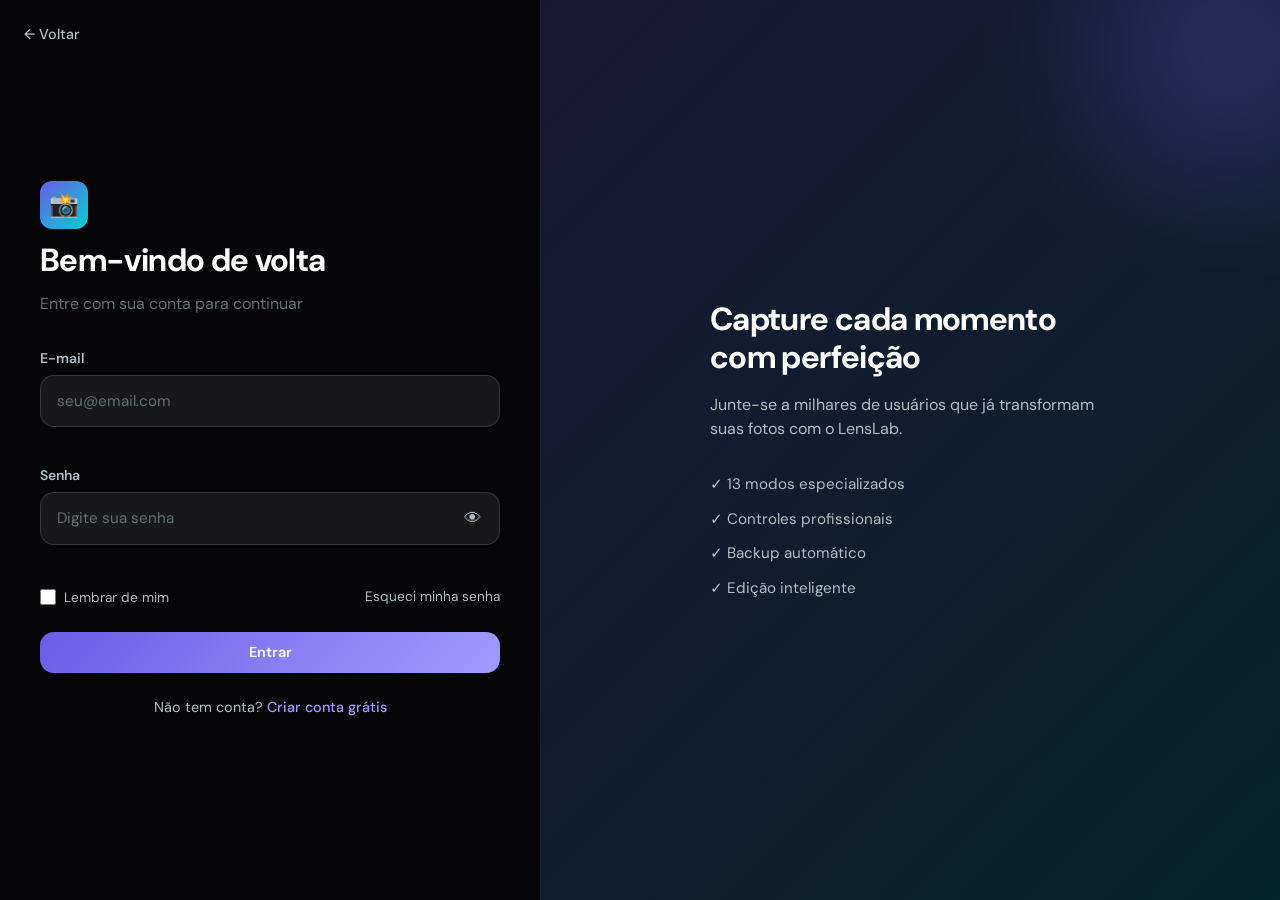
<file: pages/pos-captura.html>
<!DOCTYPE html>
<html lang="pt-BR">
<head>
  <meta charset="UTF-8">
  <meta name="viewport" content="width=device-width, initial-scale=1.0">
  <title>Foto Capturada — LensLab</title>
  <link rel="stylesheet" href="../css/reset.css">
  <link rel="stylesheet" href="../css/variables.css">
  <link rel="stylesheet" href="../css/global.css">
  <link rel="stylesheet" href="../css/camera.css">
  <link rel="stylesheet" href="../css/post-captura.css">
</head>

<body class="camera-page">

  <main class="camera-app">

    <div class="status-bar">
      <span class="status-time">9:41</span>
      <div class="status-icons">
        <span>📶</span>
        <span>🔋</span>
      </div>
    </div>

    <!-- ========== PREVIEW DA FOTO ========== -->
    <section class="post-preview">
      <a href="camera.html" class="back-arrow" aria-label="Voltar">←</a>

      <div class="preview-image" id="previewImage">
        <img class="preview-img" id="previewImg" alt="Foto capturada" hidden>
        <span class="preview-text" id="previewFallback">Carregando foto...</span>
      </div>

      <!-- Banner com info do modo usado -->
      <div class="detect-banner" id="detectBanner" hidden>
        <span class="detect-icon" id="detectIcon">✨</span>
        <div class="detect-text">
          <strong id="detectTitle">Modo Documento</strong>
          <small id="detectSubtitle">Capturada agora</small>
        </div>
      </div>
    </section>

    <!-- ========== AÇÕES ========== -->
    <section class="post-actions">
      <button class="action-btn primary" data-action="excluir">
        <span class="action-icon">🗑️</span>
        <span class="action-label">Excluir</span>
      </button>

      <button class="action-btn" data-action="melhorar">
        <span class="action-icon">✨</span>
        <span class="action-label">Melhorar</span>
      </button>

      <button class="action-btn" data-action="compartilhar">
        <span class="action-icon">📤</span>
        <span class="action-label">Compartilhar</span>
      </button>

      <button class="action-btn" data-action="baixar">
        <span class="action-icon">💾</span>
        <span class="action-label">Baixar</span>
      </button>
    </section>

    <!-- Ação extra (visível só em modos de estudo) -->
    <section class="post-extras" id="postExtras" hidden>
      <button class="action-btn extra" data-action="citacao">
        <span class="action-icon">📚</span>
        <span class="action-label">Gerar citação ABNT</span>
      </button>
    </section>

  </main>

  <!-- ========== MODAL DE CITAÇÃO ABNT ========== -->
  <div class="citacao-modal" id="citacaoModal" hidden>
    <div class="citacao-backdrop" data-citacao-close></div>
    <div class="citacao-content">
      <button class="citacao-close" data-citacao-close type="button" aria-label="Fechar">✕</button>

      <header class="citacao-header">
        <span class="citacao-emoji">📚</span>
        <div>
          <h3>Gerar citação ABNT</h3>
          <p>Preencha os dados da fonte. A citação aparece formatada pra colar no seu trabalho.</p>
        </div>
      </header>

      <form class="citacao-form" id="citacaoForm" novalidate>
        <div class="cf-row">
          <label>Sobrenome do autor *
            <input name="sobrenome" required placeholder="Ex: SILVA">
          </label>
          <label>Nome do autor *
            <input name="nome" required placeholder="Ex: João">
          </label>
        </div>

        <label>Título da obra *
          <input name="titulo" required placeholder="Ex: Cálculo I — Funções e Limites">
        </label>

        <div class="cf-row">
          <label>Cidade
            <input name="cidade" placeholder="Ex: São Paulo">
          </label>
          <label>Editora
            <input name="editora" placeholder="Ex: Atlas">
          </label>
        </div>

        <div class="cf-row">
          <label>Ano
            <input name="ano" type="number" min="1500" max="2099" placeholder="Ex: 2023">
          </label>
          <label>Páginas
            <input name="paginas" placeholder="Ex: 45-58">
          </label>
        </div>

        <button type="submit" class="cf-submit">Gerar citação</button>
      </form>

      <div class="citacao-result" id="citacaoResult" hidden>
        <strong>📋 Citação gerada:</strong>
        <textarea id="citacaoTexto" readonly rows="4"></textarea>
        <div class="cf-actions">
          <button type="button" class="cf-btn primary" id="citacaoCopiar">Copiar</button>
          <button type="button" class="cf-btn" id="citacaoNova">Gerar outra</button>
        </div>
      </div>
    </div>
  </div>
<script src="../js/auth.js"></script>
<script src="../js/protect.js"></script>
<script src="../js/photos.js"></script>
<script src="../js/post-captura.js"></script>
</body>
</html>
</file>
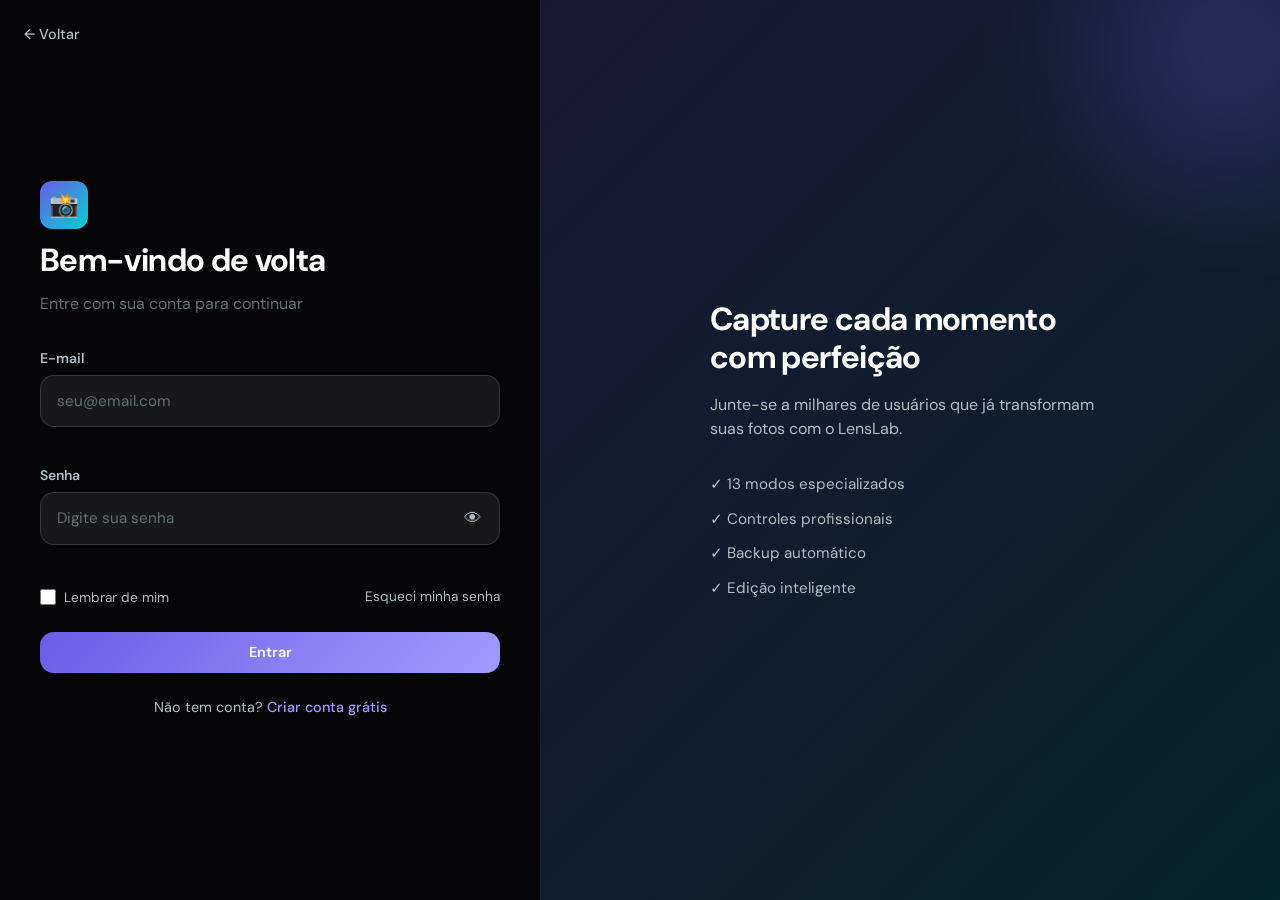
<file: pages/sobre.html>
<!DOCTYPE html>
<html lang="pt-BR">
<head>
  <meta charset="UTF-8">
  <meta name="viewport" content="width=device-width, initial-scale=1.0">
  <title>Sobre — LensLab</title>
  <link rel="stylesheet" href="../css/reset.css">
  <link rel="stylesheet" href="../css/variables.css">
  <link rel="stylesheet" href="../css/global.css">
  <link rel="stylesheet" href="../css/sobre.css">
</head>
<body>

  <header class="site-header">
    <a href="home.html" class="logo">
      <img class="logo-img" src="../assets/galeria/lenslab.png" alt="LensLab">
    </a>
    <nav class="site-nav">
      <ul>
        <li><a href="home.html">Início</a></li>
        <li><a href="modos.html">Modos</a></li>
        <li><a href="galeria.html">Galeria</a></li>
        <li><a href="sobre.html" class="active">Sobre</a></li>
        <li><a href="ideias-futuras.html">Ideias</a></li>
        <li><a href="contato.html">Contato</a></li>
        <li><a href="login.html" class="btn-primary">Entrar</a></li>
      </ul>
    </nav>
  </header>

  <main class="about-page">

    <!-- ========== HERO ========== -->
    <section class="about-hero">
      <span class="hero-badge">
        <span class="dot"></span>
        Projeto Acadêmico FIAP
      </span>
      <h1>Sobre o <span class="text-gradient">LensLab</span></h1>
      <p class="hero-lead">
        A ideia é simples: deixar a câmera mais <strong>fácil de usar sem complicar</strong>.
        Em vez de obrigar o usuário a navegar por menus cheios de modos e ajustes,
        a câmera <strong>sugere</strong> o que pode ser útil — e quem prefere mexer no detalhe
        ainda tem todos os modos disponíveis numa aba só pra isso.
      </p>
    </section>

    <!-- ========== STATS ========== -->
    <section class="about-stats">
      <div class="stat-card">
        <strong class="stat-number">2</strong>
        <span class="stat-label">Caminhos: simples e avançado</span>
      </div>
      <div class="stat-card">
        <strong class="stat-number">1</strong>
        <span class="stat-label">Toque para usar uma sugestão</span>
      </div>
      <div class="stat-card">
        <strong class="stat-number">0</strong>
        <span class="stat-label">Menus obrigatórios pra tirar foto</span>
      </div>
      <div class="stat-card">
        <strong class="stat-number">∞</strong>
        <span class="stat-label">Liberdade pra ignorar e seguir</span>
      </div>
    </section>

    <section class="about-content">

      <!-- ========== O PROBLEMA ========== -->
      <article class="about-block">
        <h2><span class="block-emoji">🤔</span> O problema que enxergamos</h2>
        <p>
          As câmeras de celular hoje viraram um painel cheio de modos, filtros e
          ajustes que confundem mais do que ajudam. Quem só quer
          <strong>tirar uma foto</strong> acaba perdido entre opções, e quem quer
          <strong>controle real</strong> precisa cavar fundo nos menus.
        </p>
        <p>
          A maioria dos apps escolhe um lado: ou é simples demais e sem ferramentas,
          ou é poderoso e intimidador. Falta um <strong>caminho do meio</strong>.
        </p>
      </article>

      <!-- ========== A SOLUÇÃO ========== -->
      <article class="about-block">
        <h2><span class="block-emoji">💡</span> Nossa solução: a câmera simplificada</h2>
        <p>
          A câmera mostra <strong>sugestões simples na tela</strong> conforme o que a pessoa
          está fotografando — tipo <em>documento</em>, <em>caderno</em>, <em>pessoa</em>, <em>comida</em>.
          O usuário pode <strong>tocar na sugestão</strong> pra usar o modo certo, ou
          <strong>ignorar</strong> e tirar a foto normal. Sem menu obrigatório, sem fricção.
        </p>
        <p>
          Depois da foto, também aparecem <strong>opções úteis no contexto</strong> —
          transformar em PDF, melhorar a imagem, recortar, compartilhar. Só o que faz
          sentido pra aquela foto específica, em vez de uma lista genérica.
        </p>
        <p>
          E pra quem <strong>quiser mais controle</strong>, existe uma aba dedicada com
          <strong>todos os modos disponíveis</strong> — retrato, noturno, manual, macro, HDR
          e por aí vai. Tudo na mão, sem esconder nada.
        </p>
        <p class="hero-lead" style="margin-top: 16px;">
          Assim, a câmera fica <strong>intuitiva pra quem quer praticidade</strong>,
          mas ainda <strong>completa pra quem gosta de mexer mais</strong>.
        </p>
      </article>

      <!-- ========== COMO FUNCIONA ========== -->
      <article class="about-block">
        <h2><span class="block-emoji">✨</span> Como a ideia funciona na prática</h2>
        <div class="features-grid">
          <div class="feature-card">
            <span class="feature-icon">💬</span>
            <strong>Sugestões discretas no visor</strong>
            <span>A câmera identifica o cenário (documento, pessoa, caderno, comida...) e mostra um chip simples: "Quer escanear?", "Ativar retrato?". Sem pop-up, sem interrupção.</span>
          </div>
          <div class="feature-card">
            <span class="feature-icon">👆</span>
            <strong>Um toque pra usar, ou ignore</strong>
            <span>Toca na sugestão e a câmera entra naquele modo. Não toca e tira a foto normal. O controle é sempre do usuário — a sugestão é só uma porta de entrada.</span>
          </div>
          <div class="feature-card">
            <span class="feature-icon">🪄</span>
            <strong>Ações úteis depois da foto</strong>
            <span>Tirou um documento? Aparece "transformar em PDF". Foto escura? Aparece "melhorar luz". As opções vêm prontas, contextualizadas — você não precisa procurar.</span>
          </div>
          <div class="feature-card">
            <span class="feature-icon">🎚️</span>
            <strong>Aba de modos pra quem quer detalhe</strong>
            <span>Retrato, noturno, macro, HDR, manual, comida e outros — todos ficam numa aba dedicada. Quem quer ajustar brilho, contraste e saturação tem espaço pra isso.</span>
          </div>
          <div class="feature-card">
            <span class="feature-icon">⚖️</span>
            <strong>Equilíbrio entre prático e completo</strong>
            <span>Não é a câmera mais simples nem a mais avançada — é a que se adapta à intenção do usuário no momento. Iniciante ou avançado, ninguém fica frustrado.</span>
          </div>
          <div class="feature-card">
            <span class="feature-icon">🧭</span>
            <strong>Sem curva de aprendizado</strong>
            <span>Quem nunca usou consegue tirar foto na primeira vez. Quem quer dominar pode ir descobrindo recursos no próprio uso, sem precisar de tutorial.</span>
          </div>
        </div>
      </article>

      <!-- ========== ROADMAP CTA ========== -->
      <article class="about-block">
        <h2><span class="block-emoji">🗺️</span> Próximos passos</h2>
        <p>
          Mapeamos várias ideias durante a banca da JOVI que ficaram fora desta Sprint
          (precisam de backend, machine learning ou APIs móveis nativas). Documentamos
          cada uma como roadmap de evolução pra próximas Sprints.
        </p>
        <a href="ideias-futuras.html" class="cta-link primary" style="display:inline-flex;margin-top:12px;padding:10px 20px;border-radius:22px;background:linear-gradient(135deg,#6C5CE7,#00D2D3);color:#fff;font-weight:600;text-decoration:none;font-size:0.9rem;">
          Ver Ideias Futuras →
        </a>
      </article>

      <!-- ========== SPRINT TIMELINE ========== -->
      <article class="about-block">
        <h2><span class="block-emoji">🚀</span> Como a ideia chegou até aqui</h2>
        <div class="sprint-timeline">
          <div class="sprint-step">
            <div class="sprint-number">1</div>
            <div class="sprint-content">
              <span class="sprint-tag">Sprint 1 · Conceito + Design</span>
              <strong>Definindo a ideia no Figma</strong>
              <p>
                Na Sprint 1 desenhamos o conceito da câmera simplificada no Figma:
                como as sugestões aparecem, o fluxo de toque, a aba de modos avançados
                e as ações pós-captura. Toda a paleta de cores, tipografia e componentes
                foi pensada pra reforçar a sensação de simplicidade.
              </p>
            </div>
          </div>

          <div class="sprint-connector"></div>

          <div class="sprint-step">
            <div class="sprint-number">2</div>
            <div class="sprint-content">
              <span class="sprint-tag">Sprint 2 · Protótipo navegável</span>
              <strong>A ideia rodando no navegador</strong>
              <p>
                Na Sprint 2 construímos um <strong>protótipo web</strong> em HTML, CSS
                e JavaScript puro pra mostrar o conceito funcionando. Não é o produto
                final — é uma forma de demonstrar como as sugestões, a aba de modos
                e as ações pós-foto se comportam quando o usuário interage de verdade.
              </p>
            </div>
          </div>
        </div>
      </article>

      <!-- ========== SOBRE O PROTÓTIPO ========== -->
      <article class="about-block">
        <h2><span class="block-emoji">🧪</span> Sobre este protótipo</h2>
        <p>
          O que você está vendo aqui é uma <strong>versão navegável</strong> da ideia,
          construída pra rodar direto no navegador. Foi feita 100% com fundamentos
          da web — HTML semântico, CSS com Flexbox e JavaScript puro, sem frameworks
          ou bibliotecas externas. O objetivo é deixar o conceito tangível: dá pra
          tocar nas sugestões, alternar entre os modos e ver como o fluxo se sente
          na prática.
        </p>
        <p>
          Algumas funções (como a detecção automática de cenário) ainda são manuais
          neste protótipo, porque dependem de ML/IA fora do escopo de uma entrega web.
          A ideia já está mapeada no roadmap pra evoluir nas próximas Sprints.
        </p>
      </article>

      <!-- ========== EQUIPE ========== -->
      <article class="about-block team">
        <h2><span class="block-emoji">👥</span> Nossa Equipe</h2>
        <p class="team-intro">Quatro estudantes de FIAP que assinam o projeto:</p>
        <div class="team-grid">
          <div class="team-member">
            <div class="avatar" style="background: linear-gradient(135deg, #6C5CE7, #A29BFE);">M</div>
            <strong>Marcelo Antônio Scoleso Junior</strong>
            <small>RM 571626</small>
          </div>
          <div class="team-member">
            <div class="avatar" style="background: linear-gradient(135deg, #00D2D3, #55EFC4);">J</div>
            <strong>João Paulo Francisco de Oliveira</strong>
            <small>RM 571306</small>
          </div>
          <div class="team-member">
            <div class="avatar" style="background: linear-gradient(135deg, #FD79A8, #FDCB6E);">J</div>
            <strong>Julia Souza Matarazzo</strong>
            <small>RM 571340</small>
          </div>
          <div class="team-member">
            <div class="avatar" style="background: linear-gradient(135deg, #FDCB6E, #E17055);">G</div>
            <strong>Gabriel Souza Alexandre Silva</strong>
            <small>RM 572607</small>
          </div>
        </div>
      </article>
    </section>

  </main>

  <footer class="site-footer">
    <div class="footer-links">
      <a href="contato.html">Contato</a>
      <a href="modos.html">Modos</a>
      <a href="galeria.html">Galeria</a>
    </div>
    <p>© 2026 LensLab — Projeto FIAP Sprint 2</p>
  </footer>
<script src="../js/auth.js"></script>
<script src="../js/protect.js"></script>
<script src="../js/main.js"></script>
</body>
</html>
</file>
<file: css/variables.css>
:root {
  
  --bg: #0A0A0A;
  --bg-deep: #050508;
  --surface: #1A1A1A;
  --surface-light: #2A2A2A;

 
  --primary: #6C5CE7;
  --primary-light: #A29BFE;
  --accent: #00D2D3;
  --accent-warm: #FD79A8;

  
  --text: #FFFFFF;
  --text-secondary: #B2BEC3;
  --text-muted: #636E72;

  
  --success: #00B894;
  --warning: #FDCB6E;
  --danger: #E74C3C;

  
  --card-bg: rgba(255, 255, 255, 0.08);
  --card-border: rgba(255, 255, 255, 0.12);

  
  --font-display: 'DM Sans', system-ui, sans-serif;
  --font-body: 'DM Sans', system-ui, sans-serif;
  --font-mono: 'JetBrains Mono', monospace;

  
  --radius-sm: 8px;
  --radius-md: 14px;
  --radius-lg: 20px;
  --radius-xl: 24px;

  
  --shadow-card: 0 8px 32px rgba(0, 0, 0, 0.3);
  --shadow-button: 0 4px 12px rgba(108, 92, 231, 0.4);
}
</file>
<file: css/global.css>
@import url('https://fonts.googleapis.com/css2?family=DM+Sans:wght@300;400;500;600;700&family=JetBrains+Mono:wght@400;500;600&display=swap');

body {
  font-family: var(--font-body);
  background: var(--bg-deep);
  color: var(--text);
}

h1, h2, h3, h4 {
  font-family: var(--font-display);
  font-weight: 700;
  letter-spacing: -0.02em;
  line-height: 1.2;
}

h1 { font-size: 2.5rem; }
h2 { font-size: 2rem; }
h3 { font-size: 1.5rem; }
h4 { font-size: 1.125rem; }

p {
  color: var(--text-secondary);
}



.site-header {
  display: flex;
  justify-content: space-between;
  align-items: center;
  padding: 20px 40px;
  background: rgba(10, 10, 10, 0.8);
  backdrop-filter: blur(12px);
  border-bottom: 1px solid var(--card-border);
  position: sticky;
  top: 0;
  z-index: 100;
}

.site-header .logo {
  display: flex;
  align-items: center;
  gap: 12px;
  font-size: 1.25rem;
  font-weight: 700;
}

.logo-icon {
  width: 36px;
  height: 36px;
  border-radius: 10px;
  background: linear-gradient(135deg, var(--primary), var(--accent));
  display: flex;
  align-items: center;
  justify-content: center;
  font-size: 18px;
}

.logo-img {
  height: 48px;
  width: auto;
  display: block;
}

.site-nav ul {
  display: flex;
  gap: 28px;
  align-items: center;
}

.site-nav a {
  color: var(--text-secondary);
  font-size: 0.9rem;
  font-weight: 500;
  transition: color 0.2s;
}

.site-nav a:hover,
.site-nav a.active {
  color: var(--text);
}

.btn-primary {
  background: linear-gradient(135deg, var(--primary), var(--primary-light));
  color: var(--text);
  padding: 10px 20px;
  border-radius: var(--radius-md);
  font-weight: 600;
  font-size: 0.9rem;
  transition: transform 0.2s, box-shadow 0.2s;
  display: inline-flex;
  align-items: center;
  gap: 8px;
}

.btn-primary:hover {
  transform: translateY(-2px);
  box-shadow: var(--shadow-button);
}

.btn-secondary {
  background: var(--card-bg);
  border: 1px solid var(--card-border);
  color: var(--text);
  padding: 10px 20px;
  border-radius: var(--radius-md);
  font-weight: 600;
  font-size: 0.9rem;
  transition: all 0.2s;
}

.btn-secondary:hover {
  background: var(--surface-light);
  border-color: var(--primary);
}


.site-footer {
  padding: 40px;
  border-top: 1px solid var(--card-border);
  display: flex;
  flex-direction: column;
  align-items: center;
  gap: 12px;
  margin-top: 80px;
}

.site-footer p {
  font-size: 0.85rem;
  color: var(--text-muted);
}

.footer-links {
  display: flex;
  gap: 24px;
}

.footer-links a {
  color: var(--text-secondary);
  font-size: 0.85rem;
  transition: color 0.2s;
}

.footer-links a:hover {
  color: var(--primary-light);
}

.user-menu {
  position: relative;
}

.user-trigger {
  display: flex;
  align-items: center;
  gap: 10px;
  padding: 6px 14px 6px 6px;
  border-radius: 24px;
  background: var(--card-bg);
  border: 1px solid var(--card-border);
  cursor: pointer;
  transition: all 0.2s;
}

.user-trigger:hover {
  background: var(--surface-light);
  border-color: var(--primary);
}

.user-avatar {
  width: 32px;
  height: 32px;
  border-radius: 50%;
  display: flex;
  align-items: center;
  justify-content: center;
  font-size: 0.8rem;
  font-weight: 700;
  color: white;
  flex-shrink: 0;
  letter-spacing: 0.5px;
}

.user-avatar.large {
  width: 48px;
  height: 48px;
  font-size: 1rem;
}

.user-name {
  font-size: 0.9rem;
  font-weight: 600;
  color: var(--text);
}

.user-arrow {
  font-size: 0.7rem;
  color: var(--text-muted);
}

.user-dropdown {
  position: absolute;
  top: calc(100% + 8px);
  right: 0;
  min-width: 260px;
  background: var(--surface);
  border: 1px solid var(--card-border);
  border-radius: var(--radius-md);
  padding: 8px;
  box-shadow: 0 12px 40px rgba(0, 0, 0, 0.4);
  z-index: 1000;
  display: flex;
  flex-direction: column;
  gap: 2px;
}

.user-dropdown[hidden] {
  display: none;
}

.user-info {
  display: flex;
  align-items: center;
  gap: 12px;
  padding: 12px;
}

.user-info strong {
  display: block;
  font-size: 0.95rem;
  color: var(--text);
}

.user-info small {
  font-size: 0.8rem;
  color: var(--text-muted);
}

.user-dropdown hr {
  border: none;
  height: 1px;
  background: var(--card-border);
  margin: 4px 0;
}

.dropdown-item {
  display: flex;
  align-items: center;
  gap: 10px;
  padding: 10px 12px;
  border-radius: var(--radius-sm);
  color: var(--text-secondary);
  font-size: 0.9rem;
  font-weight: 500;
  transition: all 0.15s;
  text-align: left;
  width: 100%;
  border: none;
  background: none;
  cursor: pointer;
}

.dropdown-item:hover {
  background: var(--card-bg);
  color: var(--text);
}

.dropdown-item.logout {
  color: var(--danger);
}

.dropdown-item.logout:hover {
  background: rgba(231, 76, 60, 0.1);
}

@media (max-width: 768px) {
  .user-name {
    display: none;
  }

  .user-arrow {
    display: none;
  }

  .user-dropdown {
    min-width: 220px;
    right: -10px;
  }
}

@media (max-width: 768px) {
  h1 { font-size: 1.875rem; }
  h2 { font-size: 1.5rem; }

  .site-header {
    padding: 16px 20px;
    flex-wrap: wrap;
    gap: 12px;
  }

  .site-nav ul {
    gap: 16px;
  }
}
</file>
<file: css/landing.css>
.landing-body {
  background: var(--bg-deep);
  overflow-x: hidden;
}


.landing-header {
  display: flex;
  justify-content: space-between;
  align-items: center;
  padding: 24px 40px;
  position: sticky;
  top: 0;
  z-index: 100;
  background: rgba(5, 5, 8, 0.7);
  backdrop-filter: blur(12px);
  border-bottom: 1px solid var(--card-border);
}

.landing-actions {
  display: flex;
  gap: 12px;
  align-items: center;
}

.landing-hero {
  position: relative;
  min-height: 90vh;
  display: flex;
  align-items: center;
  justify-content: center;
  padding: 60px 40px;
  overflow: hidden;
}

.hero-bg-orb {
  position: absolute;
  border-radius: 50%;
  filter: blur(80px);
  opacity: 0.4;
  z-index: 0;
  pointer-events: none;
}

.orb-1 {
  width: 500px;
  height: 500px;
  background: var(--primary);
  top: -100px;
  left: -100px;
  animation: float 20s ease-in-out infinite;
}

.orb-2 {
  width: 400px;
  height: 400px;
  background: var(--accent);
  bottom: -100px;
  right: -100px;
  animation: float 25s ease-in-out infinite reverse;
}

@keyframes float {
  0%, 100% { transform: translate(0, 0); }
  50% { transform: translate(40px, 40px); }
}

.landing-hero-content {
  position: relative;
  z-index: 1;
  display: flex;
  flex-direction: column;
  align-items: center;
  text-align: center;
  max-width: 800px;
  gap: 24px;
}

.landing-title {
  font-size: 4.5rem;
  font-weight: 700;
  letter-spacing: -0.04em;
  line-height: 1.05;
}

.landing-subtitle {
  font-size: 1.25rem;
  line-height: 1.6;
  color: var(--text-secondary);
  max-width: 600px;
}

.landing-cta {
  display: flex;
  gap: 12px;
  flex-wrap: wrap;
  justify-content: center;
  margin-top: 8px;
}

.hero-trust {
  display: flex;
  align-items: center;
  gap: 12px;
  margin-top: 24px;
  color: var(--text-muted);
  font-size: 0.9rem;
}

.trust-avatars {
  display: flex;
}

.trust-av {
  width: 32px;
  height: 32px;
  border-radius: 50%;
  display: flex;
  align-items: center;
  justify-content: center;
  font-size: 0.8rem;
  font-weight: 700;
  color: white;
  border: 2px solid var(--bg-deep);
  margin-left: -8px;
}

.trust-av:first-child {
  margin-left: 0;
}


.about-project {
  padding: 100px 40px;
  background: linear-gradient(180deg, transparent, rgba(108,92,231,0.05));
}

.about-inner {
  max-width: 900px;
  margin: 0 auto;
  display: flex;
  flex-direction: column;
  align-items: center;
  text-align: center;
  gap: 16px;
}

.section-tag {
  display: inline-block;
  padding: 4px 12px;
  background: rgba(108,92,231,0.15);
  border: 1px solid rgba(108,92,231,0.3);
  border-radius: 16px;
  color: var(--primary-light);
  font-size: 0.8rem;
  font-weight: 600;
  text-transform: uppercase;
  letter-spacing: 1px;
}

.about-inner h2 {
  font-size: 2.5rem;
  margin-bottom: 8px;
}

.about-inner p {
  font-size: 1.1rem;
  line-height: 1.7;
  max-width: 700px;
}

.about-inner strong {
  color: var(--text);
  font-weight: 600;
}

.project-stats {
  display: flex;
  gap: 40px;
  margin-top: 40px;
  padding: 32px;
  background: var(--card-bg);
  border: 1px solid var(--card-border);
  border-radius: var(--radius-xl);
  flex-wrap: wrap;
  justify-content: center;
}

.proj-stat {
  display: flex;
  flex-direction: column;
  gap: 4px;
  align-items: center;
  min-width: 120px;
}

.proj-stat strong {
  font-size: 2.5rem;
  font-weight: 700;
  background: linear-gradient(135deg, var(--primary-light), var(--accent));
  -webkit-background-clip: text;
  -webkit-text-fill-color: transparent;
}

.proj-stat span {
  font-size: 0.85rem;
  color: var(--text-muted);
  text-align: center;
}

.landing-section-header {
  display: flex;
  flex-direction: column;
  align-items: center;
  text-align: center;
  gap: 12px;
  margin-bottom: 60px;
}

.landing-section-header h2 {
  font-size: 2.5rem;
}

.landing-section-header p {
  font-size: 1.1rem;
}

.landing-features {
  padding: 100px 40px;
  max-width: 1400px;
  margin: 0 auto;
}

.landing-features-grid {
  display: flex;
  flex-wrap: wrap;
  gap: 24px;
  justify-content: center;
}

.big-feature {
  flex: 1 1 320px;
  max-width: 400px;
  background: var(--card-bg);
  border: 1px solid var(--card-border);
  border-radius: var(--radius-xl);
  padding: 32px;
  display: flex;
  flex-direction: column;
  gap: 16px;
  transition: all 0.3s;
}

.big-feature:hover {
  transform: translateY(-8px);
  border-color: var(--primary);
  box-shadow: 0 20px 40px rgba(108,92,231,0.1);
}

.big-feature-icon {
  width: 64px;
  height: 64px;
  border-radius: 16px;
  display: flex;
  align-items: center;
  justify-content: center;
  font-size: 32px;
}

.big-feature h3 {
  font-size: 1.5rem;
}

.big-feature > p {
  font-size: 0.95rem;
  line-height: 1.6;
  color: var(--text-secondary);
}

.feature-list {
  display: flex;
  flex-direction: column;
  gap: 8px;
  margin-top: 8px;
  padding-top: 16px;
  border-top: 1px solid var(--card-border);
}

.feature-list li {
  font-size: 0.9rem;
  color: var(--text-secondary);
}

.tech-section {
  padding: 100px 40px;
  background: linear-gradient(180deg, transparent, rgba(0,210,211,0.04));
  max-width: 1400px;
  margin: 0 auto;
}

.tech-cards {
  display: flex;
  flex-wrap: wrap;
  gap: 16px;
  justify-content: center;
}

.tech-card {
  flex: 1 1 220px;
  max-width: 280px;
  background: var(--card-bg);
  border: 1px solid var(--card-border);
  border-radius: var(--radius-lg);
  padding: 24px;
  display: flex;
  flex-direction: column;
  gap: 8px;
  text-align: left;
  transition: border-color 0.3s;
}

.tech-card:hover {
  border-color: var(--accent);
}

.tech-emoji {
  font-size: 32px;
  margin-bottom: 4px;
}

.tech-card strong {
  font-size: 1rem;
  color: var(--text);
  font-weight: 600;
}

.tech-card p {
  font-size: 0.85rem;
  line-height: 1.5;
  color: var(--text-muted);
}

.landing-cta-final {
  padding: 100px 40px;
}

.cta-final-inner {
  max-width: 900px;
  margin: 0 auto;
  background: linear-gradient(135deg, rgba(108,92,231,0.2), rgba(0,210,211,0.15));
  border: 1px solid rgba(108,92,231,0.3);
  border-radius: var(--radius-xl);
  padding: 80px 40px;
  display: flex;
  flex-direction: column;
  align-items: center;
  text-align: center;
  gap: 16px;
  position: relative;
  overflow: hidden;
}

.cta-final-inner::before {
  content: '';
  position: absolute;
  top: -50%;
  left: -50%;
  width: 200%;
  height: 200%;
  background: radial-gradient(circle, var(--primary) 0%, transparent 60%);
  opacity: 0.15;
  filter: blur(60px);
  pointer-events: none;
}

.cta-final-inner > * {
  position: relative;
  z-index: 1;
}

.cta-final-inner h2 {
  font-size: 2.5rem;
}

.cta-final-actions {
  display: flex;
  gap: 12px;
  flex-wrap: wrap;
  justify-content: center;
  margin-top: 16px;
}

.landing-footer {
  padding: 40px;
  border-top: 1px solid var(--card-border);
}

.footer-inner {
  max-width: 1400px;
  margin: 0 auto;
  display: flex;
  justify-content: space-between;
  align-items: center;
  flex-wrap: wrap;
  gap: 16px;
}

.footer-brand {
  display: flex;
  align-items: center;
  gap: 10px;
  font-size: 1.1rem;
  font-weight: 600;
}

.footer-inner p {
  font-size: 0.85rem;
  color: var(--text-muted);
}

@media (max-width: 768px) {
  .landing-header {
    padding: 16px 20px;
    flex-wrap: wrap;
  }

  .landing-title {
    font-size: 2.5rem;
  }

  .landing-subtitle {
    font-size: 1rem;
  }

  .about-project,
  .landing-features,
  .tech-section,
  .landing-cta-final {
    padding: 60px 20px;
  }

  .about-inner h2,
  .landing-section-header h2,
  .cta-final-inner h2 {
    font-size: 1.75rem;
  }

  .project-stats {
    gap: 20px;
    padding: 20px;
  }

  .cta-final-inner {
    padding: 40px 24px;
  }
}

@media (max-width: 480px) {
  .landing-cta,
  .cta-final-actions {
    flex-direction: column;
    width: 100%;
  }

  .landing-cta a,
  .cta-final-actions a {
    width: 100%;
    text-align: center;
  }

  .landing-actions .btn-secondary {
    display: none;
  }
}
</file>
<file: css/auth.css>
.auth-page {
  min-height: 100vh;
  display: flex;
  background: var(--bg-deep);
}

.auth-container {
  flex: 1;
  display: flex;
  flex-direction: column;
  justify-content: center;
  padding: 40px;
  max-width: 540px;
  margin: 0 auto;
  position: relative;
}

.back-link {
  position: absolute;
  top: 24px;
  left: 24px;
  color: var(--text-secondary);
  font-size: 0.9rem;
  font-weight: 500;
  transition: color 0.2s;
}

.back-link:hover {
  color: var(--text);
}

.auth-header {
  display: flex;
  flex-direction: column;
  align-items: flex-start;
  gap: 12px;
  margin-bottom: 32px;
}

.auth-header .logo-icon {
  width: 48px;
  height: 48px;
  font-size: 24px;
  border-radius: 12px;
}

.auth-header h1 {
  font-size: 2rem;
}

.auth-header p {
  font-size: 1rem;
  color: var(--text-muted);
}

.auth-form {
  display: flex;
  flex-direction: column;
  gap: 16px;
  width: 100%;
}

.form-group {
  display: flex;
  flex-direction: column;
  gap: 6px;
}

.form-group label {
  font-size: 0.875rem;
  font-weight: 600;
  color: var(--text-secondary);
}

.form-group input {
  padding: 14px 16px;
  background: var(--card-bg);
  border: 1px solid var(--card-border);
  border-radius: var(--radius-md);
  color: var(--text);
  font-size: 0.95rem;
  transition: all 0.2s;
}

.form-group input:focus {
  outline: none;
  border-color: var(--primary);
  background: rgba(108, 92, 231, 0.05);
  box-shadow: 0 0 0 3px rgba(108, 92, 231, 0.15);
}

.form-group input.error {
  border-color: var(--danger);
}

.form-group input.success {
  border-color: var(--success);
}

.form-group input::placeholder {
  color: var(--text-muted);
}

.error-message {
  font-size: 0.8rem;
  color: var(--danger);
  min-height: 16px;
  display: block;
}

.password-wrapper {
  position: relative;
  display: flex;
  align-items: center;
}

.password-wrapper input {
  width: 100%;
  padding-right: 48px;
}

.password-toggle {
  position: absolute;
  right: 8px;
  top: 50%;
  transform: translateY(-50%);
  background: transparent;
  border: none;
  padding: 6px 10px;
  font-size: 1.1rem;
  line-height: 1;
  color: var(--text-secondary);
  cursor: pointer;
  border-radius: var(--radius-sm, 6px);
  transition: background 0.2s, color 0.2s;
  user-select: none;
}

.password-toggle:hover {
  color: var(--text);
  background: rgba(255, 255, 255, 0.05);
}

.password-toggle:focus-visible {
  outline: 2px solid var(--primary);
  outline-offset: 2px;
}

.password-toggle.is-visible {
  color: var(--primary-light);
}

.form-row {
  display: flex;
  justify-content: space-between;
  align-items: center;
  flex-wrap: wrap;
  gap: 8px;
  margin: 4px 0 8px;
}

.checkbox-label {
  display: flex;
  align-items: center;
  gap: 8px;
  font-size: 0.85rem;
  color: var(--text-secondary);
  cursor: pointer;
  line-height: 1.4;
}

.checkbox-label input[type="checkbox"] {
  width: 16px;
  height: 16px;
  accent-color: var(--primary);
  cursor: pointer;
  flex-shrink: 0;
}

.link-primary {
  color: var(--primary-light);
  font-weight: 500;
  font-size: 0.9rem;
  transition: color 0.2s;
}

.link-primary:hover {
  color: var(--primary);
}

.link-secondary {
  color: var(--text-secondary);
  font-size: 0.85rem;
  transition: color 0.2s;
}

.link-secondary:hover {
  color: var(--text);
}

.btn-block {
  width: 100%;
  justify-content: center;
}

.divider {
  display: flex;
  align-items: center;
  gap: 12px;
  margin: 8px 0;
  color: var(--text-muted);
  font-size: 0.85rem;
}

.divider::before,
.divider::after {
  content: '';
  flex: 1;
  height: 1px;
  background: var(--card-border);
}

.social-buttons {
  display: flex;
  flex-direction: column;
  gap: 8px;
}

.btn-social {
  padding: 12px;
  background: var(--card-bg);
  border: 1px solid var(--card-border);
  border-radius: var(--radius-md);
  color: var(--text);
  font-size: 0.9rem;
  font-weight: 500;
  display: flex;
  align-items: center;
  justify-content: center;
  gap: 8px;
  transition: all 0.2s;
}

.btn-social:hover {
  background: var(--surface-light);
  border-color: var(--primary);
}


.auth-footer {
  text-align: center;
  font-size: 0.9rem;
  color: var(--text-secondary);
  margin-top: 8px;
}

.password-strength {
  display: flex;
  flex-direction: column;
  gap: 4px;
  margin-top: 4px;
}

.strength-bar {
  height: 4px;
  background: var(--surface-light);
  border-radius: 2px;
  overflow: hidden;
}

.strength-bar span {
  display: block;
  height: 100%;
  width: 0;
  background: var(--danger);
  border-radius: 2px;
  transition: all 0.3s;
}

.password-strength small {
  font-size: 0.75rem;
  color: var(--text-muted);
}

.auth-decoration {
  flex: 1;
  background: linear-gradient(135deg, rgba(108,92,231,0.2), rgba(0,210,211,0.15));
  display: flex;
  align-items: center;
  justify-content: center;
  padding: 60px;
  position: relative;
  overflow: hidden;
}

.auth-decoration::before {
  content: '';
  position: absolute;
  top: -200px;
  right: -200px;
  width: 500px;
  height: 500px;
  background: radial-gradient(circle, var(--primary) 0%, transparent 60%);
  opacity: 0.3;
  filter: blur(40px);
}

.deco-content {
  position: relative;
  z-index: 1;
  max-width: 400px;
  display: flex;
  flex-direction: column;
  gap: 16px;
}

.deco-content h2 {
  font-size: 2rem;
  line-height: 1.2;
}

.deco-features {
  display: flex;
  flex-direction: column;
  gap: 12px;
  margin-top: 16px;
}

.deco-features li {
  display: flex;
  align-items: center;
  gap: 8px;
  color: var(--text-secondary);
  font-size: 0.95rem;
}

@media (max-width: 900px) {
  .auth-decoration {
    display: none;
  }

  .auth-container {
    max-width: 100%;
  }
}


.form-group input.error {
  border-color: var(--danger);
  background: rgba(231, 76, 60, 0.05);
}

.form-group input.success {
  border-color: var(--success);
  background: rgba(0, 184, 148, 0.05);
}

.form-group input.success + .error-message::before {
  content: "✓ ";
  color: var(--success);
  font-weight: 700;
}


.btn-primary:disabled {
  opacity: 0.6;
  cursor: not-allowed;
  transform: none;
}
@media (max-width: 480px) {
  .auth-container {
    padding: 24px 20px;
  }

  .auth-header h1 {
    font-size: 1.5rem;
  }
}


.modal-overlay {
  position: fixed;
  inset: 0;
  background: rgba(0, 0, 0, 0.7);
  backdrop-filter: blur(4px);
  -webkit-backdrop-filter: blur(4px);
  display: flex;
  align-items: center;
  justify-content: center;
  padding: 20px;
  z-index: 1000;
  animation: modalFadeIn 0.2s ease-out;
}

.modal-overlay[hidden] {
  display: none;
}

.modal {
  position: relative;
  background: var(--bg-deep);
  border: 1px solid var(--card-border);
  border-radius: var(--radius-lg, 16px);
  padding: 32px;
  width: 100%;
  max-width: 420px;
  box-shadow: 0 20px 60px rgba(0, 0, 0, 0.5);
  animation: modalSlideUp 0.25s ease-out;
}

.modal-close {
  position: absolute;
  top: 12px;
  right: 12px;
  width: 36px;
  height: 36px;
  background: transparent;
  border: none;
  color: var(--text-secondary);
  font-size: 1.5rem;
  line-height: 1;
  cursor: pointer;
  border-radius: 50%;
  display: flex;
  align-items: center;
  justify-content: center;
  transition: background 0.2s, color 0.2s;
}

.modal-close:hover {
  background: var(--card-bg);
  color: var(--text);
}

.modal-header {
  display: flex;
  flex-direction: column;
  align-items: flex-start;
  gap: 10px;
  margin-bottom: 20px;
}

.modal-header .logo-icon {
  width: 44px;
  height: 44px;
  font-size: 22px;
  border-radius: 12px;
  display: flex;
  align-items: center;
  justify-content: center;
  background: linear-gradient(135deg, rgba(108,92,231,0.2), rgba(0,210,211,0.15));
}

.modal-header h2 {
  font-size: 1.4rem;
}

.modal-header p {
  font-size: 0.9rem;
  color: var(--text-muted);
}

.modal-success {
  display: flex;
  flex-direction: column;
  align-items: center;
  gap: 8px;
  text-align: center;
  padding: 12px 0;
}

.modal-success[hidden] {
  display: none;
}

.modal-success .success-icon {
  font-size: 2.5rem;
}

.modal-success h3 {
  font-size: 1.2rem;
  color: var(--success);
}

.modal-success p {
  font-size: 0.9rem;
  color: var(--text-secondary);
}

body.modal-open {
  overflow: hidden;
}

@keyframes modalFadeIn {
  from { opacity: 0; }
  to { opacity: 1; }
}

@keyframes modalSlideUp {
  from {
    opacity: 0;
    transform: translateY(16px) scale(0.98);
  }
  to {
    opacity: 1;
    transform: translateY(0) scale(1);
  }
}

@media (max-width: 480px) {
  .modal {
    padding: 24px 20px;
  }
}
</file>
<file: css/camera.css>
/* ============================================
   CÂMERA — Layout do app de câmera
   Usa Flexbox em toda a estrutura
   ============================================ */

.camera-page {
  background:
    radial-gradient(circle at 20% 0%, rgba(108, 92, 231, 0.12), transparent 50%),
    radial-gradient(circle at 80% 100%, rgba(0, 210, 211, 0.10), transparent 55%),
    var(--bg-deep);
  display: flex;
  align-items: center;
  justify-content: center;
  height: 100vh;
  padding: 16px;
  position: relative;
  overflow: hidden;
}

.camera-app {
  width: 100%;
  max-width: 420px;
  height: 90vh;
  max-height: 820px;
  background: var(--bg);
  border-radius: 36px;
  overflow: hidden;
  position: relative;
  display: flex;
  flex-direction: column;
  box-shadow:
    0 50px 100px rgba(0, 0, 0, 0.5),
    0 0 0 1px rgba(255, 255, 255, 0.1);
}

/* ---------- STATUS BAR ---------- */
.status-bar {
  display: flex;
  justify-content: space-between;
  align-items: center;
  padding: 14px 28px;
  font-size: 13px;
  font-weight: 600;
  position: absolute;
  top: 0;
  left: 0;
  right: 0;
  z-index: 100;
  color: var(--text);
}

.status-icons {
  display: flex;
  gap: 6px;
  font-size: 12px;
}

/* ---------- VIEWFINDER ---------- */
.viewfinder {
  flex: 1;
  position: relative;
  background: linear-gradient(145deg, #1a1a2e 0%, #16213e 50%, #0f3460 100%);
  display: flex;
  align-items: center;
  justify-content: center;
  overflow: hidden;
}

.viewfinder::after {
  content: '';
  position: absolute;
  inset: 0;
  background: radial-gradient(ellipse at 70% 60%, rgba(0,210,211,0.06) 0%, transparent 50%);
  pointer-events: none;
}

/* ---------- VÍDEO REAL DA CÂMERA ---------- */
.camera-video {
  position: absolute;
  inset: 0;
  width: 100%;
  height: 100%;
  object-fit: cover;
  background: #000;
  z-index: 1;
}

.camera-video[hidden] {
  display: none;
}

.capture-canvas {
  display: none;
}

/* ---------- ESTADO DE ERRO ---------- */
.camera-error {
  position: absolute;
  inset: 0;
  z-index: 20;
  display: flex;
  flex-direction: column;
  align-items: center;
  justify-content: center;
  gap: 14px;
  padding: 32px 24px;
  text-align: center;
  background: linear-gradient(145deg, #1a1a2e 0%, #16213e 50%, #0f3460 100%);
}

.camera-error[hidden] {
  display: none;
}

.camera-error-icon {
  font-size: 48px;
  opacity: 0.85;
}

.camera-error-title {
  font-size: 18px;
  font-weight: 700;
  color: var(--text);
}

.camera-error-msg {
  font-size: 13px;
  line-height: 1.5;
  color: var(--text-secondary);
  max-width: 280px;
}

.camera-error-actions {
  display: flex;
  flex-wrap: wrap;
  gap: 10px;
  justify-content: center;
  margin-top: 8px;
}

.camera-error-retry,
.camera-error-demo {
  padding: 10px 22px;
  border-radius: 22px;
  font-size: 13px;
  font-weight: 600;
  transition: opacity 0.2s, transform 0.15s;
  cursor: pointer;
}

.camera-error-retry {
  background: var(--primary);
  color: #fff;
}

.camera-error-demo {
  background: rgba(255, 255, 255, 0.08);
  color: #fff;
  border: 1px solid rgba(255, 255, 255, 0.18);
}

.camera-error-retry:hover,
.camera-error-demo:hover {
  opacity: 0.9;
  transform: translateY(-1px);
}

.camera-error-hint {
  display: block;
  margin-top: 4px;
  max-width: 280px;
  font-size: 11.5px;
  line-height: 1.45;
  color: var(--text-secondary);
  opacity: 0.85;
}

/* ---------- MODO DEMO ---------- */
.demo-banner {
  position: absolute;
  top: 110px;
  left: 50%;
  transform: translateX(-50%);
  z-index: 25;
  display: flex;
  align-items: center;
  gap: 10px;
  padding: 8px 10px 8px 14px;
  border-radius: 999px;
  background: rgba(20, 20, 35, 0.78);
  backdrop-filter: blur(10px);
  -webkit-backdrop-filter: blur(10px);
  border: 1px solid rgba(255, 255, 255, 0.12);
  color: #fff;
  font-size: 12px;
  max-width: calc(100% - 32px);
  box-shadow: 0 6px 20px rgba(0, 0, 0, 0.35);
}

.demo-banner[hidden] {
  display: none;
}

.demo-banner .demo-label {
  font-weight: 700;
  white-space: nowrap;
}

.demo-banner .demo-source-name {
  opacity: 0.85;
  white-space: nowrap;
  overflow: hidden;
  text-overflow: ellipsis;
  max-width: 160px;
}

.demo-banner-btn {
  padding: 5px 12px;
  border-radius: 999px;
  background: rgba(255, 255, 255, 0.12);
  color: #fff;
  font-size: 11px;
  font-weight: 600;
  cursor: pointer;
  transition: background 0.15s;
}

.demo-banner-btn:hover {
  background: rgba(255, 255, 255, 0.22);
}

.demo-banner-btn.danger {
  padding: 5px 9px;
  background: rgba(255, 90, 90, 0.18);
  color: #ff9d9d;
}

.demo-banner-btn.danger:hover {
  background: rgba(255, 90, 90, 0.32);
  color: #fff;
}

.demo-upload-btn {
  display: flex;
  align-items: center;
  gap: 12px;
  width: 100%;
  padding: 14px 16px;
  border-radius: 14px;
  background: rgba(108, 92, 231, 0.12);
  border: 1px solid rgba(108, 92, 231, 0.3);
  color: var(--text);
  text-align: left;
  cursor: pointer;
  transition: background 0.18s, transform 0.15s;
}

.demo-upload-btn:hover {
  background: rgba(108, 92, 231, 0.2);
  transform: translateY(-1px);
}

.demo-upload-btn .adv-icon {
  font-size: 22px;
  flex-shrink: 0;
}

.demo-upload-btn .adv-info {
  flex: 1;
  display: flex;
  flex-direction: column;
  gap: 2px;
}

.demo-upload-btn .adv-info strong {
  font-size: 14px;
  font-weight: 600;
}

.demo-upload-btn .adv-info small {
  font-size: 11.5px;
  color: var(--text-secondary);
  line-height: 1.4;
}

.demo-upload-btn .adv-arrow {
  font-size: 22px;
  color: var(--text-secondary);
  flex-shrink: 0;
}

/* Vídeo com transições suaves (filtro/zoom mudam continuamente) */
.camera-video {
  transition: transform 0.25s ease, filter 0.2s linear;
  transform-origin: center;
}

/* Aspectos — letterbox automático via inset:0 + margin:auto */
.camera-video.ratio-3-4,
.camera-video.ratio-1-1,
.camera-video.ratio-9-16,
.camera-video.ratio-16-9 {
  width: auto;
  height: auto;
  max-width: 100%;
  max-height: 100%;
  inset: 0;
  margin: auto;
}

.camera-video.ratio-3-4  { aspect-ratio: 3 / 4; }
.camera-video.ratio-1-1  { aspect-ratio: 1 / 1; }
.camera-video.ratio-9-16 { aspect-ratio: 9 / 16; }
.camera-video.ratio-16-9 { aspect-ratio: 16 / 9; }

/* ---------- COUNTDOWN ---------- */
.countdown-overlay {
  position: absolute;
  inset: 0;
  z-index: 30;
  display: flex;
  align-items: center;
  justify-content: center;
  background: rgba(0, 0, 0, 0.45);
  backdrop-filter: blur(4px);
  pointer-events: none;
}

.countdown-overlay[hidden] {
  display: none;
}

.countdown-num {
  font-size: 120px;
  font-weight: 800;
  color: #fff;
  text-shadow: 0 4px 24px rgba(0, 0, 0, 0.6);
  font-variant-numeric: tabular-nums;
}

.countdown-num.anim {
  animation: countdownPulse 1s ease;
}

@keyframes countdownPulse {
  0%   { transform: scale(0.6); opacity: 0; }
  20%  { transform: scale(1.2); opacity: 1; }
  100% { transform: scale(1);   opacity: 0.95; }
}

/* ---------- TIMESTAMP ---------- */
.capture-timestamp {
  position: absolute;
  top: 100px;
  left: 50%;
  transform: translateX(-50%) translateY(-8px);
  background: rgba(0, 0, 0, 0.6);
  color: #fff;
  font-size: 12px;
  font-weight: 600;
  padding: 6px 14px;
  border-radius: 14px;
  z-index: 40;
  opacity: 0;
  transition: opacity 0.3s ease, transform 0.3s ease;
  backdrop-filter: blur(8px);
  pointer-events: none;
}

.capture-timestamp.aparece {
  opacity: 1;
  transform: translateX(-50%) translateY(0);
}

/* ---------- FLASH ---------- */
.flash-efeito {
  position: absolute;
  inset: 0;
  background: #fff;
  opacity: 0.92;
  z-index: 999;
  pointer-events: none;
  transition: opacity 0.3s ease;
}

/* ---------- THUMBNAIL DA ÚLTIMA FOTO ---------- */
.thumbnail-img {
  width: 100%;
  height: 100%;
  object-fit: cover;
  display: block;
}

.thumbnail-img[hidden] {
  display: none;
}

/* ---------- BOTÃO FLIP — animação suave ---------- */
.flip-btn {
  transition: transform 0.3s ease;
}

/* ============================================
   MENU AVANÇADO — sliders, segmentados, reset
   ============================================ */

.adv-group-title {
  font-size: 11px;
  font-weight: 700;
  text-transform: uppercase;
  letter-spacing: 1.2px;
  color: var(--text-muted);
  margin: 14px 0 6px;
}

.adv-group-title:first-child {
  margin-top: 0;
}

.advanced-slider {
  background: var(--card-bg);
  border: 1px solid var(--card-border);
  border-radius: 14px;
  padding: 12px 14px;
  display: flex;
  flex-direction: column;
  gap: 10px;
}

.slider-header {
  display: flex;
  align-items: center;
  gap: 10px;
}

.slider-header strong {
  flex: 1;
  font-size: 13px;
  font-weight: 600;
  color: var(--text);
}

.slider-value {
  font-family: var(--font-mono);
  font-size: 13px;
  font-weight: 600;
  color: var(--primary-light);
  min-width: 48px;
  text-align: right;
}

/* Slider customizado */
.slider {
  -webkit-appearance: none;
  appearance: none;
  width: 100%;
  height: 4px;
  border-radius: 2px;
  background: rgba(255, 255, 255, 0.12);
  outline: none;
  cursor: pointer;
}

.slider::-webkit-slider-thumb {
  -webkit-appearance: none;
  appearance: none;
  width: 18px;
  height: 18px;
  border-radius: 50%;
  background: var(--primary);
  border: 2px solid #fff;
  box-shadow: 0 2px 6px rgba(0, 0, 0, 0.4);
  cursor: pointer;
}

.slider::-moz-range-thumb {
  width: 18px;
  height: 18px;
  border-radius: 50%;
  background: var(--primary);
  border: 2px solid #fff;
  box-shadow: 0 2px 6px rgba(0, 0, 0, 0.4);
  cursor: pointer;
}

/* Segmented (Proporção, Timer) */
.advanced-segmented {
  background: var(--card-bg);
  border: 1px solid var(--card-border);
  border-radius: 14px;
  padding: 12px 14px;
  display: flex;
  flex-direction: column;
  gap: 10px;
}

.segmented-label {
  display: flex;
  align-items: center;
  gap: 10px;
}

.segmented-label strong {
  font-size: 13px;
  font-weight: 600;
  color: var(--text);
}

.segmented-options {
  display: flex;
  gap: 4px;
  background: rgba(0, 0, 0, 0.25);
  padding: 4px;
  border-radius: 10px;
}

.seg-btn {
  flex: 1;
  padding: 8px 6px;
  border-radius: 7px;
  background: transparent;
  color: var(--text-secondary);
  font-size: 12px;
  font-weight: 600;
  transition: all 0.2s;
}

.seg-btn:hover {
  color: var(--text);
}

.seg-btn.active {
  background: var(--primary);
  color: #fff;
  box-shadow: 0 2px 6px rgba(108, 92, 231, 0.4);
}

/* Botão restaurar padrão */
.reset-adjustments {
  margin-top: 6px;
  padding: 10px;
  border-radius: 12px;
  background: transparent;
  border: 1px solid var(--card-border);
  color: var(--text-secondary);
  font-size: 12px;
  font-weight: 600;
  transition: all 0.2s;
}

.reset-adjustments:hover {
  border-color: var(--primary);
  color: var(--primary-light);
  background: rgba(108, 92, 231, 0.08);
}

/* Itens informativos (não-clicáveis) no menu avançado */
.advanced-item.info-only {
  cursor: default;
  opacity: 0.85;
}

.advanced-item.info-only:hover {
  border-color: var(--card-border);
  background: var(--card-bg);
}

/* ============================================
   ESTADO ATIVO PARA MODE-CARDS / LIST-ITEMS
   ============================================ */

.mode-card.active,
.mode-list-item.active,
.chip.active {
  border-color: var(--mc-color, var(--chip-color, var(--primary)));
  background: color-mix(in srgb, var(--mc-color, var(--chip-color, var(--primary))) 18%, transparent);
}

/* Top controls */
.top-controls {
  position: absolute;
  top: 54px;
  left: 0;
  right: 0;
  display: flex;
  justify-content: space-between;
  align-items: center;
  padding: 0 16px;
  z-index: 10;
}

.top-controls-left,
.top-controls-right {
  display: flex;
  gap: 8px;
  align-items: center;
}

/* Esconde o traço (strike-through) do raio quando o flash está ligado */
[data-control="flash"].active .flash-strike {
  display: none;
}

/* Botão de timer com badge mostrando o valor selecionado */
[data-control="timer"] {
  position: relative;
}

.timer-badge {
  position: absolute;
  bottom: -3px;
  right: -3px;
  min-width: 18px;
  height: 16px;
  padding: 0 5px;
  border-radius: 10px;
  background: var(--primary);
  color: #fff;
  font-size: 9.5px;
  font-weight: 700;
  display: flex;
  align-items: center;
  justify-content: center;
  pointer-events: none;
  border: 1.5px solid rgba(0, 0, 0, 0.5);
  letter-spacing: 0.2px;
}

.timer-badge[hidden] {
  display: none;
}

.ctrl-btn {
  background: rgba(0, 0, 0, 0.3);
  border: 1px solid rgba(255, 255, 255, 0.1);
  border-radius: 12px;
  padding: 10px;
  color: var(--text);
  backdrop-filter: blur(10px);
  transition: all 0.2s;
  display: flex;
  align-items: center;
  justify-content: center;
}

.ctrl-btn:hover,
.ctrl-btn.active {
  background: rgba(108, 92, 231, 0.2);
  border-color: rgba(108, 92, 231, 0.4);
  color: var(--primary-light);
}

/* Anel de foco */
.focus-ring-camera {
  width: 70px;
  height: 70px;
  border: 1.5px solid rgba(255, 255, 255, 0.3);
  border-radius: 50%;
  z-index: 5;
}

/* Mode badge */
.mode-badge {
  position: absolute;
  top: 110px;
  left: 50%;
  transform: translateX(-50%);
  background: rgba(108, 92, 231, 0.2);
  border: 1px solid rgba(108, 92, 231, 0.4);
  border-radius: 20px;
  padding: 6px 16px;
  display: flex;
  align-items: center;
  gap: 6px;
  z-index: 10;
  backdrop-filter: blur(10px);
  font-size: 12px;
  font-weight: 500;
  color: var(--text);
  transition: all 0.3s ease;
}

.mode-badge[hidden] {
  display: none;
}

/* Quando o banner do modo demo está visível, empurra a mode-badge pra baixo
   pra elas não colidirem (ambas começariam em top: 110px) */
.demo-banner:not([hidden]) ~ .mode-badge {
  top: 154px;
}

/* ---------- BANNER DE SUGESTÃO ADAPTATIVA ---------- */
.adaptive-banner {
  position: absolute;
  top: 110px;
  left: 12px;
  right: 12px;
  z-index: 26;
  display: flex;
  align-items: center;
  gap: 8px;
  padding: 10px 12px;
  border-radius: 14px;
  background: linear-gradient(135deg,
              rgba(108, 92, 231, 0.92),
              rgba(0, 210, 211, 0.85));
  color: #fff;
  font-size: 12.5px;
  box-shadow: 0 8px 24px rgba(108, 92, 231, 0.4);
  animation: slideDownIn 0.35s ease;
}

.adaptive-banner[hidden] {
  display: none;
}

@keyframes slideDownIn {
  from { opacity: 0; transform: translateY(-12px); }
  to   { opacity: 1; transform: translateY(0); }
}

.adaptive-icon {
  font-size: 18px;
  flex-shrink: 0;
}

.adaptive-text {
  flex: 1;
  line-height: 1.35;
}

.adaptive-text strong {
  font-weight: 700;
}

.adaptive-btn {
  flex-shrink: 0;
  padding: 6px 12px;
  border-radius: 999px;
  background: rgba(255, 255, 255, 0.22);
  color: #fff;
  font-size: 11px;
  font-weight: 700;
  cursor: pointer;
  border: none;
  transition: background 0.18s;
}

.adaptive-btn:hover {
  background: rgba(255, 255, 255, 0.32);
}

.adaptive-btn.ghost {
  padding: 6px 9px;
  background: rgba(0, 0, 0, 0.2);
}

/* Banner adaptativo + demo banner — empurra um do outro pra não colidir */
.demo-banner:not([hidden]) ~ .adaptive-banner {
  top: 154px;
}
.adaptive-banner:not([hidden]) ~ .mode-badge {
  top: 168px;
}

/* ---------- BADGE MODO SILENCIOSO ---------- */
.silent-badge {
  position: absolute;
  top: 110px;
  right: 12px;
  z-index: 26;
  display: flex;
  align-items: center;
  gap: 6px;
  padding: 6px 12px;
  border-radius: 999px;
  background: rgba(20, 20, 35, 0.85);
  backdrop-filter: blur(10px);
  border: 1px solid rgba(255, 255, 255, 0.15);
  color: #fff;
  font-size: 11.5px;
  font-weight: 600;
  cursor: pointer;
  transition: background 0.18s, transform 0.15s;
}

.silent-badge[hidden] {
  display: none;
}

/* ============================================
   SELETOR DE MATÉRIA (bottom-sheet de captura)
   ============================================ */

.materia-sheet h4 {
  font-size: 0.78rem;
  text-transform: uppercase;
  letter-spacing: 0.6px;
  color: var(--text-muted);
  font-weight: 700;
  margin-bottom: 10px;
}

.materia-list {
  display: flex;
  flex-direction: column;
  gap: 8px;
  max-height: 220px;
  overflow-y: auto;
  padding: 2px;
  scrollbar-width: thin;
  scrollbar-color: rgba(255,255,255,0.15) transparent;
}

.materia-list::-webkit-scrollbar {
  width: 4px;
}

.materia-list::-webkit-scrollbar-thumb {
  background: rgba(255,255,255,0.18);
  border-radius: 2px;
}

.materia-vazio {
  padding: 16px 12px;
  text-align: center;
  font-size: 0.85rem;
  color: var(--text-muted);
  background: rgba(255, 255, 255, 0.03);
  border: 1px dashed var(--card-border);
  border-radius: 10px;
}

.materia-item {
  display: flex;
  gap: 6px;
  align-items: stretch;
}

.materia-pick {
  flex: 1;
  display: flex;
  align-items: center;
  gap: 10px;
  padding: 11px 14px;
  border-radius: 12px;
  background: rgba(108, 92, 231, 0.1);
  border: 1px solid rgba(108, 92, 231, 0.3);
  color: var(--text);
  font-size: 0.92rem;
  font-weight: 500;
  text-align: left;
  cursor: pointer;
  transition: background 0.18s, border-color 0.18s, transform 0.15s;
  min-width: 0;
}

.materia-pick:hover {
  background: rgba(108, 92, 231, 0.22);
  border-color: rgba(108, 92, 231, 0.55);
  transform: translateX(2px);
}

.materia-pick:active {
  transform: scale(0.98);
}

.materia-pick-icon {
  font-size: 18px;
  flex-shrink: 0;
}

.materia-pick-name {
  flex: 1;
  white-space: nowrap;
  overflow: hidden;
  text-overflow: ellipsis;
}

.materia-del {
  width: 42px;
  flex-shrink: 0;
  border-radius: 12px;
  background: rgba(231, 76, 60, 0.1);
  border: 1px solid rgba(231, 76, 60, 0.3);
  color: #FF8B7A;
  font-size: 16px;
  cursor: pointer;
  transition: background 0.18s, transform 0.15s;
}

.materia-del:hover {
  background: rgba(231, 76, 60, 0.25);
  border-color: rgba(231, 76, 60, 0.55);
  transform: scale(1.03);
}

.materia-new-form {
  display: flex;
  gap: 8px;
}

.materia-new-form input {
  flex: 1;
  padding: 11px 14px;
  border-radius: 12px;
  background: rgba(0, 0, 0, 0.3);
  border: 1px solid var(--card-border);
  color: var(--text);
  font-size: 0.92rem;
  transition: border-color 0.18s, background 0.18s;
  min-width: 0;
}

.materia-new-form input:focus {
  outline: none;
  border-color: rgba(108, 92, 231, 0.55);
  background: rgba(108, 92, 231, 0.05);
}

.materia-add-btn {
  flex-shrink: 0;
  padding: 11px 16px;
  border-radius: 12px;
  background: linear-gradient(135deg, #6C5CE7, #00D2D3);
  color: #fff;
  font-size: 0.88rem;
  font-weight: 700;
  border: none;
  cursor: pointer;
  transition: transform 0.18s, box-shadow 0.18s;
  white-space: nowrap;
}

.materia-add-btn:hover {
  transform: translateY(-1px);
  box-shadow: 0 6px 18px rgba(108, 92, 231, 0.4);
}

.materia-skip-btn {
  width: 100%;
  margin-top: 16px;
  padding: 11px;
  border-radius: 12px;
  background: rgba(255, 255, 255, 0.04);
  border: 1px solid var(--card-border);
  color: var(--text-muted);
  font-size: 0.88rem;
  font-weight: 500;
  cursor: pointer;
  transition: background 0.18s, color 0.18s;
}

.materia-skip-btn:hover {
  background: rgba(255, 255, 255, 0.08);
  color: var(--text);
}

.silent-badge:hover {
  background: rgba(40, 40, 60, 0.92);
  transform: translateY(-1px);
}

.silent-badge .silent-icon {
  font-size: 13px;
}

.silent-badge .silent-reason {
  opacity: 0.65;
  font-weight: 400;
}

/* Quando ambos (silent badge + adaptive banner) aparecem, alinha o silent
   um pouco abaixo do banner pra não sobrepor */
.adaptive-banner:not([hidden]) ~ .silent-badge {
  top: 168px;
}

/* Zoom controls */
.zoom-controls {
  position: absolute;
  bottom: 16px;
  left: 50%;
  transform: translateX(-50%);
  display: flex;
  gap: 4px;
  background: rgba(0, 0, 0, 0.4);
  border-radius: 24px;
  padding: 4px;
  z-index: 10;
  backdrop-filter: blur(10px);
}

.zoom-btn {
  width: 40px;
  height: 40px;
  border-radius: 20px;
  background: transparent;
  color: var(--text-secondary);
  font-size: 13px;
  font-weight: 500;
  transition: all 0.2s;
}

.zoom-btn.active {
  background: rgba(255, 255, 255, 0.2);
  color: var(--text);
  font-weight: 700;
}

/* ---------- BOTTOM PANEL ---------- */
.bottom-panel {
  background: var(--bg);
  padding-bottom: 30px;
  display: flex;
  flex-direction: column;
}

/* Suggestions row */
.suggestions {
  padding: 12px 14px 8px;
  display: flex;
  gap: 6px;
  align-items: center;
}

.suggestion-chips {
  display: flex;
  gap: 6px;
  flex: 1;
  min-width: 0;
  justify-content: center;
  overflow-x: auto;
  scrollbar-width: none;
  padding-right: 2px;
}

.suggestion-chips::-webkit-scrollbar {
  display: none;
}

.chip {
  display: flex;
  align-items: center;
  gap: 6px;
  padding: 7px 11px;
  border-radius: 20px;
  border: 1px solid var(--card-border);
  background: var(--card-bg);
  color: var(--text-secondary);
  white-space: nowrap;
  flex-shrink: 0;
  font-size: 12.5px;
  font-weight: 500;
  transition: all 0.25s;
}

.chip:hover,
.chip.active {
  border-color: var(--chip-color, var(--primary));
  background: color-mix(in srgb, var(--chip-color, var(--primary)) 12%, transparent);
  color: var(--chip-color, var(--primary));
}

.more-btn {
  width: 40px;
  height: 40px;
  border-radius: 20px;
  flex-shrink: 0;
  border: 1px solid var(--card-border);
  background: var(--card-bg);
  color: var(--text-secondary);
  font-size: 18px;
  display: flex;
  align-items: center;
  justify-content: center;
}

.more-btn:hover {
  background: var(--surface-light);
  color: var(--text);
}

/* Mode selector */
.mode-selector {
  display: flex;
  justify-content: center;
  gap: 24px;
  padding: 8px 16px;
}

.mode-item {
  background: none;
  color: var(--text-muted);
  font-size: 13px;
  font-weight: 400;
  padding: 4px 0;
  position: relative;
  transition: all 0.2s;
}

.mode-item.active {
  color: var(--primary-light);
  font-size: 14px;
  font-weight: 700;
}

.mode-item.active::after {
  content: '';
  position: absolute;
  bottom: -2px;
  left: 50%;
  transform: translateX(-50%);
  width: 20px;
  height: 3px;
  border-radius: 2px;
  background: var(--primary);
}

/* Capture row */
.capture-row {
  display: flex;
  align-items: center;
  justify-content: space-between;
  padding: 12px 40px 0;
}

.thumbnail-btn {
  width: 48px;
  height: 48px;
  border-radius: 14px;
  border: 2px solid var(--card-border);
  background: linear-gradient(135deg, #2d1b69, #11998e);
  position: relative;
  overflow: hidden;
  display: flex;
  align-items: center;
  justify-content: center;
  text-decoration: none;
  transition: border-color 0.2s, transform 0.2s;
}

.thumbnail-btn:hover {
  border-color: var(--primary);
  transform: scale(1.05);
}

.capture-btn {
  width: 72px;
  height: 72px;
  border-radius: 50%;
  border: 3px solid var(--text);
  background: transparent;
  display: flex;
  align-items: center;
  justify-content: center;
  transition: all 0.15s;
}

.capture-btn:active {
  transform: scale(0.95);
}

.capture-inner {
  width: 58px;
  height: 58px;
  border-radius: 50%;
  background: var(--text);
  transition: all 0.3s ease;
}

.flip-btn {
  width: 48px;
  height: 48px;
  border-radius: 24px;
  border: 1px solid var(--card-border);
  background: var(--card-bg);
  color: var(--text);
  display: flex;
  align-items: center;
  justify-content: center;
}

.advanced-link {
  background: none;
  color: var(--text-muted);
  font-size: 11px;
  margin: 8px auto 0;
  display: flex;
  align-items: center;
  gap: 4px;
  padding: 4px;
}

/* ---------- OVERLAYS / BOTTOM SHEETS ---------- */
.overlay {
  position: absolute;
  inset: 0;
  z-index: 200;
  display: flex;
  align-items: flex-end;
  pointer-events: none;
}

.overlay[hidden] {
  display: none;
}

/* Estado "aberto" — controlado pelo JS */
.overlay.aberto {
  pointer-events: auto;
}

.overlay-backdrop {
  position: absolute;
  inset: 0;
  background: rgba(0, 0, 0, 0.7);
  backdrop-filter: blur(8px);
  opacity: 0;
  transition: opacity 0.3s ease;
}

.overlay.aberto .overlay-backdrop {
  opacity: 1;
}

.bottom-sheet {
  position: relative;
  width: 100%;
  background: #111114;
  border-radius: 24px 24px 0 0;
  padding: 16px 20px 40px;
  max-height: 80%;
  overflow-y: auto;
  z-index: 1;
  transform: translateY(100%);
  transition: transform 0.35s cubic-bezier(0.32, 0.72, 0, 1);
}

.overlay.aberto .bottom-sheet {
  transform: translateY(0);
}

.sheet-handle {
  width: 40px;
  height: 4px;
  border-radius: 2px;
  background: rgba(255, 255, 255, 0.2);
  margin: 0 auto 16px;
}

.sheet-header {
  display: flex;
  justify-content: space-between;
  align-items: center;
  margin-bottom: 20px;
}

.sheet-header h3 {
  font-size: 18px;
  font-weight: 700;
  margin-bottom: 4px;
}

.sheet-header p {
  font-size: 12px;
  color: var(--text-muted);
}

.close-btn {
  background: rgba(255, 255, 255, 0.08);
  border-radius: 12px;
  padding: 8px 12px;
  color: var(--text-secondary);
  font-size: 14px;
}

.sheet-section {
  margin-bottom: 20px;
}

.sheet-section h4 {
  font-size: 11px;
  font-weight: 600;
  color: var(--text-muted);
  text-transform: uppercase;
  letter-spacing: 1px;
  margin-bottom: 10px;
}

/* Modes row (3 destacados) */
.modes-row {
  display: flex;
  gap: 8px;
}

.mode-card {
  flex: 1;
  display: flex;
  flex-direction: column;
  align-items: center;
  gap: 8px;
  padding: 14px 8px;
  border-radius: 16px;
  border: 1.5px solid var(--card-border);
  background: var(--card-bg);
  transition: all 0.2s;
}

.mode-card:hover {
  border-color: color-mix(in srgb, var(--mc-color) 40%, transparent);
  background: color-mix(in srgb, var(--mc-color) 10%, transparent);
}

.mc-icon {
  width: 44px;
  height: 44px;
  border-radius: 14px;
  background: color-mix(in srgb, var(--mc-color) 20%, transparent);
  color: var(--mc-color);
  display: flex;
  align-items: center;
  justify-content: center;
  font-size: 22px;
}

.mc-label {
  font-size: 12px;
  font-weight: 600;
  color: var(--text);
}

/* Modes grid (2 colunas) */
.modes-grid {
  display: grid;
  grid-template-columns: 1fr 1fr;
  gap: 8px;
}

.mode-list-item {
  display: flex;
  align-items: center;
  gap: 12px;
  padding: 12px 14px;
  border-radius: 14px;
  border: 1px solid var(--card-border);
  background: var(--card-bg);
  text-align: left;
  transition: all 0.2s;
}

.mode-list-item:hover {
  border-color: color-mix(in srgb, var(--mc-color) 35%, transparent);
  background: color-mix(in srgb, var(--mc-color) 8%, transparent);
}

.mode-list-item .mc-icon {
  width: 36px;
  height: 36px;
  border-radius: 10px;
  font-size: 18px;
}

.mode-list-item strong {
  display: block;
  font-size: 13px;
  font-weight: 600;
  color: var(--text);
}

.mode-list-item small {
  font-size: 10px;
  color: var(--text-muted);
}

/* Advanced list */
.advanced-list {
  display: flex;
  flex-direction: column;
  gap: 6px;
}

.advanced-item {
  width: 100%;
  display: flex;
  align-items: center;
  gap: 12px;
  padding: 12px 14px;
  border-radius: 14px;
  border: 1px solid var(--card-border);
  background: var(--card-bg);
  text-align: left;
  transition: all 0.2s;
}

.advanced-item:hover {
  border-color: rgba(108, 92, 231, 0.4);
  background: rgba(108, 92, 231, 0.08);
}

.adv-icon {
  width: 36px;
  height: 36px;
  border-radius: 10px;
  background: rgba(255, 255, 255, 0.06);
  display: flex;
  align-items: center;
  justify-content: center;
  font-size: 18px;
  flex-shrink: 0;
}

.adv-info {
  flex: 1;
}

.adv-info strong {
  display: block;
  font-size: 13px;
  font-weight: 600;
  color: var(--text);
}

.adv-info small {
  font-size: 10px;
  color: var(--text-muted);
}

.adv-value {
  font-size: 13px;
  font-weight: 600;
  font-family: var(--font-mono);
  color: var(--text-secondary);
}

.adv-arrow {
  color: var(--text-muted);
  font-size: 12px;
}

/* Back home button — fica dentro do .top-controls-left, em linha com os outros botões */
.back-home {
  width: 42px;
  height: 42px;
  border-radius: 12px;
  background: rgba(0, 0, 0, 0.3);
  border: 1px solid rgba(255, 255, 255, 0.1);
  display: flex;
  align-items: center;
  justify-content: center;
  color: var(--text);
  font-size: 20px;
  text-decoration: none;
  backdrop-filter: blur(10px);
  transition: all 0.2s;
  flex-shrink: 0;
}

.back-home:hover {
  background: rgba(0, 0, 0, 0.5);
  border-color: rgba(255, 255, 255, 0.2);
}

/* ============================================
   GRADE 3x3 (controlada por JS)
   ============================================ */
#grade-overlay {
  position: absolute;
  inset: 0;
  pointer-events: none;
  z-index: 5;
}

.grid-line {
  position: absolute;
  background: rgba(255, 255, 255, 0.15);
}

.grid-line.vertical {
  top: 0;
  bottom: 0;
  width: 1px;
}

.grid-line.horizontal {
  left: 0;
  right: 0;
  height: 1px;
}
</file>
<file: css/stage.css>
/* ============================================
   STAGE — Ambiente em volta dos protótipos
   (câmera e galeria) — orbs + painéis laterais
   ============================================ */

/* ---------- ORBS DE FUNDO ---------- */
.page-orb {
  position: absolute;
  border-radius: 50%;
  filter: blur(120px);
  pointer-events: none;
  z-index: 0;
  opacity: 0.45;
}

.page-orb.orb-purple {
  width: 520px;
  height: 520px;
  background: var(--primary);
  top: -160px;
  left: -120px;
}

.page-orb.orb-cyan {
  width: 460px;
  height: 460px;
  background: var(--accent);
  bottom: -120px;
  right: -120px;
}

/* ---------- GRID DO STAGE ---------- */
.stage-grid {
  display: grid;
  grid-template-columns: 320px auto 320px;
  gap: 48px;
  align-items: center;
  justify-content: center;
  position: relative;
  z-index: 1;
  width: 100%;
  max-width: 1400px;
}

.stage-panel {
  width: 320px;
  color: var(--text);
}

/* ---------- BOTÃO VOLTAR (canto superior esquerdo) ---------- */
.stage-back {
  position: absolute;
  top: 20px;
  left: 24px;
  display: inline-flex;
  align-items: center;
  gap: 8px;
  padding: 9px 16px;
  background: rgba(255, 255, 255, 0.06);
  border: 1px solid rgba(255, 255, 255, 0.12);
  border-radius: 999px;
  color: var(--text-secondary);
  font-size: 0.85rem;
  font-weight: 500;
  text-decoration: none;
  z-index: 10;
  backdrop-filter: blur(10px);
  -webkit-backdrop-filter: blur(10px);
  transition: background 0.2s, color 0.2s, transform 0.2s;
}

.stage-back:hover {
  background: rgba(255, 255, 255, 0.1);
  color: var(--text);
  transform: translateX(-2px);
}

/* ---------- LOGO (topo do painel esquerdo) ---------- */
.stage-logo {
  display: inline-block;
  margin-bottom: 24px;
  opacity: 0.95;
  transition: opacity 0.2s;
}

.stage-logo:hover {
  opacity: 1;
}

.stage-logo img {
  height: 64px;
  width: auto;
  display: block;
}

/* ---------- PAINEL ESQUERDO (pitch) ---------- */
.stage-tag {
  display: inline-flex;
  align-items: center;
  gap: 8px;
  padding: 6px 14px;
  border-radius: 999px;
  background: rgba(255, 255, 255, 0.06);
  border: 1px solid rgba(255, 255, 255, 0.12);
  font-size: 0.78rem;
  color: var(--text-secondary);
  margin-bottom: 18px;
}

.stage-title {
  font-family: var(--font-display);
  font-size: 1.85rem;
  font-weight: 700;
  letter-spacing: -0.02em;
  line-height: 1.15;
  margin-bottom: 16px;
}

.stage-desc {
  color: var(--text-secondary);
  line-height: 1.6;
  margin-bottom: 24px;
  font-size: 0.95rem;
}

.stage-bullets {
  list-style: none;
  display: flex;
  flex-direction: column;
  gap: 10px;
  padding: 0;
  margin: 0;
}

.stage-bullets li {
  position: relative;
  padding-left: 24px;
  font-size: 0.9rem;
  color: var(--text-secondary);
  line-height: 1.5;
}

.stage-bullets li::before {
  content: "✓";
  position: absolute;
  left: 0;
  top: 0;
  color: var(--accent);
  font-weight: 700;
}

/* ---------- PAINEL DIREITO (instruções/stats) ---------- */
.stage-panel-title {
  font-size: 0.8rem;
  text-transform: uppercase;
  letter-spacing: 0.12em;
  color: var(--text-muted);
  margin-bottom: 16px;
  font-weight: 600;
}

.stage-steps {
  list-style: none;
  display: flex;
  flex-direction: column;
  gap: 12px;
  padding: 0;
  margin: 0 0 20px;
}

.stage-steps li {
  font-size: 0.88rem;
  color: var(--text-secondary);
  line-height: 1.5;
  padding: 12px 14px;
  background: rgba(255, 255, 255, 0.04);
  border: 1px solid rgba(255, 255, 255, 0.08);
  border-radius: 12px;
}

.stage-steps strong {
  color: var(--accent);
  margin-right: 6px;
  font-weight: 700;
}

/* Stats da galeria */
.stage-stats {
  display: flex;
  flex-direction: column;
  gap: 12px;
  margin-bottom: 20px;
}

.stage-stat {
  padding: 16px 18px;
  background: rgba(255, 255, 255, 0.04);
  border: 1px solid rgba(255, 255, 255, 0.08);
  border-radius: 12px;
  display: flex;
  flex-direction: column;
  gap: 4px;
}

.stage-stat strong {
  font-family: var(--font-display);
  font-size: 1.75rem;
  font-weight: 700;
  background: linear-gradient(135deg, var(--primary), var(--accent));
  -webkit-background-clip: text;
  background-clip: text;
  color: transparent;
  line-height: 1;
}

.stage-stat span {
  font-size: 0.82rem;
  color: var(--text-muted);
}

.stage-tip {
  font-size: 0.85rem;
  color: var(--text-secondary);
  padding: 10px 14px;
  border-left: 2px solid var(--primary);
  background: rgba(108, 92, 231, 0.08);
  border-radius: 4px;
  line-height: 1.5;
}

/* ---------- RESPONSIVO ---------- */
@media (max-width: 1100px) {
  .stage-panel { display: none; }
  .stage-grid {
    grid-template-columns: auto;
    gap: 0;
  }
  .page-orb { opacity: 0.25; }
  .stage-back { display: none; }
}
</file>
<file: css/acessibilidade.css>
/* ============================================
   ACESSIBILIDADE — Modo Simples por Voz (US-05)
                   Audiodescrição (US-06)
   ============================================ */


.a11y-fab {
  position: fixed;
  bottom: 24px;
  right: 24px;
  width: 56px;
  height: 56px;
  border-radius: 50%;
  border: none;
  background: linear-gradient(135deg, var(--success), var(--accent));
  color: #fff;
  font-size: 1.6rem;
  cursor: pointer;
  display: flex;
  align-items: center;
  justify-content: center;
  box-shadow: 0 8px 24px rgba(0, 184, 148, 0.4);
  z-index: 998;
  transition: transform 0.2s, box-shadow 0.2s;
}

.a11y-fab:hover,
.a11y-fab:focus-visible {
  transform: scale(1.08);
  box-shadow: 0 10px 30px rgba(0, 184, 148, 0.6);
  outline: none;
}

.a11y-fab.is-active {
  animation: a11yPulse 2s ease-in-out infinite;
}

@keyframes a11yPulse {
  0%, 100% { box-shadow: 0 8px 24px rgba(0, 184, 148, 0.4); }
  50%      { box-shadow: 0 8px 32px rgba(0, 184, 148, 0.9), 0 0 0 8px rgba(0, 184, 148, 0.15); }
}


.a11y-panel {
  position: fixed;
  bottom: 92px;
  right: 24px;
  width: min(340px, calc(100vw - 48px));
  background: var(--bg-deep);
  border: 1px solid var(--card-border);
  border-radius: var(--radius-lg);
  padding: 20px;
  box-shadow: 0 20px 60px rgba(0, 0, 0, 0.6);
  z-index: 999;
  display: flex;
  flex-direction: column;
  gap: 14px;
  animation: a11ySlideUp 0.2s ease-out;
}

.a11y-panel[hidden] {
  display: none;
}

@keyframes a11ySlideUp {
  from { opacity: 0; transform: translateY(8px); }
  to   { opacity: 1; transform: translateY(0); }
}

.a11y-panel-head {
  display: flex;
  align-items: center;
  justify-content: space-between;
}

.a11y-panel-head h3 {
  font-size: 1.1rem;
  margin: 0;
}

.a11y-close {
  width: 30px;
  height: 30px;
  border: none;
  background: transparent;
  color: var(--text-secondary);
  font-size: 1.1rem;
  cursor: pointer;
  border-radius: 50%;
  display: flex;
  align-items: center;
  justify-content: center;
  transition: background 0.2s;
}

.a11y-close:hover {
  background: var(--card-bg);
  color: var(--text);
}


.a11y-option {
  display: flex;
  align-items: center;
  gap: 12px;
  padding: 12px;
  background: var(--card-bg);
  border: 1px solid var(--card-border);
  border-radius: var(--radius-md);
}

.a11y-option-text {
  flex: 1;
  display: flex;
  flex-direction: column;
  gap: 4px;
}

.a11y-option-text strong {
  font-size: 0.95rem;
}

.a11y-option-text small {
  font-size: 0.78rem;
  color: var(--text-muted);
  line-height: 1.3;
}


.a11y-switch {
  position: relative;
  display: inline-block;
  width: 44px;
  height: 24px;
  flex-shrink: 0;
  cursor: pointer;
}

.a11y-switch input {
  opacity: 0;
  width: 0;
  height: 0;
}

.a11y-slider {
  position: absolute;
  inset: 0;
  background: var(--surface-light);
  border-radius: 24px;
  transition: background 0.2s;
}

.a11y-slider::before {
  content: '';
  position: absolute;
  height: 18px;
  width: 18px;
  left: 3px;
  top: 3px;
  background: #fff;
  border-radius: 50%;
  transition: transform 0.2s;
}

.a11y-switch input:checked + .a11y-slider {
  background: var(--success);
}

.a11y-switch input:checked + .a11y-slider::before {
  transform: translateX(20px);
}

.a11y-switch input:focus-visible + .a11y-slider {
  outline: 2px solid var(--primary-light);
  outline-offset: 2px;
}


.a11y-help {
  margin: 0;
  padding: 10px;
  background: transparent;
  border: 1px dashed var(--card-border);
  color: var(--text-secondary);
  border-radius: var(--radius-md);
  font-size: 0.85rem;
  cursor: pointer;
  transition: background 0.2s, color 0.2s;
}

.a11y-help:hover {
  background: var(--card-bg);
  color: var(--text);
}


.voice-indicator {
  position: fixed;
  bottom: 100px;
  left: 50%;
  transform: translateX(-50%);
  display: flex;
  align-items: center;
  gap: 12px;
  padding: 14px 20px;
  background: rgba(10, 10, 10, 0.92);
  border: 1px solid var(--success);
  border-radius: 999px;
  box-shadow: 0 8px 32px rgba(0, 184, 148, 0.35);
  z-index: 997;
  font-size: 0.95rem;
  color: var(--text);
  max-width: calc(100vw - 40px);
  backdrop-filter: blur(8px);
  -webkit-backdrop-filter: blur(8px);
}

.voice-indicator[hidden] {
  display: none;
}

.voice-pulse {
  width: 12px;
  height: 12px;
  border-radius: 50%;
  background: var(--success);
  animation: voicePulse 1.2s ease-in-out infinite;
  flex-shrink: 0;
}

@keyframes voicePulse {
  0%, 100% { transform: scale(1);    opacity: 1;   }
  50%      { transform: scale(1.4);  opacity: 0.5; }
}

.voice-text {
  font-weight: 500;
}

.voice-text.heard {
  color: var(--accent);
}


body.modo-simples-voz {
  font-size: 1.12rem;
}

body.modo-simples-voz button,
body.modo-simples-voz .btn-primary,
body.modo-simples-voz .btn-secondary,
body.modo-simples-voz .cta-btn {
  font-size: 1.05rem !important;
}

body.modo-simples-voz .site-nav a,
body.modo-simples-voz .site-nav button {
  font-size: 1rem;
}

body.modo-simples-voz .capture-btn {
  transform: scale(1.15);
}

body.modo-simples-voz .a11y-fab {
  width: 68px;
  height: 68px;
  font-size: 2rem;
}


body.audiodescricao *:focus-visible {
  outline: 3px solid var(--accent) !important;
  outline-offset: 3px !important;
  border-radius: 4px;
}


@media (max-width: 480px) {
  .a11y-fab {
    bottom: 16px;
    right: 16px;
  }
  .a11y-panel {
    right: 16px;
    bottom: 84px;
  }
}
</file>
<file: css/contato.css>
/* ============================================
   CONTATO — Formulário + info
   ============================================ */

.contact-page {
  max-width: 1200px;
  margin: 0 auto;
  padding: 40px;
}

.contact-hero {
  display: flex;
  flex-direction: column;
  align-items: center;
  text-align: center;
  gap: 12px;
  margin-bottom: 60px;
  padding: 40px 0;
}

.contact-hero h1 {
  font-size: 2.75rem;
}

.contact-hero p {
  font-size: 1.125rem;
}

.contact-grid {
  display: flex;
  gap: 40px;
  align-items: flex-start;
}

/* ---------- INFO CARDS ---------- */
.contact-info {
  flex: 1;
  max-width: 320px;
  display: flex;
  flex-direction: column;
  gap: 12px;
}

.info-card {
  background: var(--card-bg);
  border: 1px solid var(--card-border);
  border-radius: var(--radius-md);
  padding: 20px;
  display: flex;
  flex-direction: column;
  gap: 4px;
  transition: all 0.3s;
}

.info-card:hover {
  border-color: var(--primary);
  transform: translateX(4px);
}

.info-icon {
  font-size: 24px;
  margin-bottom: 8px;
}

.info-card strong {
  font-size: 0.85rem;
  font-weight: 600;
  color: var(--text-muted);
  text-transform: uppercase;
  letter-spacing: 1px;
}

.info-card p {
  font-size: 1rem;
  color: var(--text);
  margin: 0;
}

/* ---------- FORM ---------- */
.contact-form {
  flex: 2;
  background: var(--card-bg);
  border: 1px solid var(--card-border);
  border-radius: var(--radius-lg);
  padding: 32px;
  display: flex;
  flex-direction: column;
  gap: 16px;
}

.form-row-double {
  display: flex;
  gap: 16px;
}

.form-row-double .form-group {
  flex: 1;
}

.contact-form .form-group {
  display: flex;
  flex-direction: column;
  gap: 6px;
}

.contact-form label {
  font-size: 0.875rem;
  font-weight: 600;
  color: var(--text-secondary);
}

.contact-form input,
.contact-form select,
.contact-form textarea {
  padding: 14px 16px;
  background: rgba(0, 0, 0, 0.3);
  border: 1px solid var(--card-border);
  border-radius: var(--radius-md);
  color: var(--text);
  font-size: 0.95rem;
  font-family: var(--font-body);
  transition: all 0.2s;
}

/* Lista do dropdown nativo: força fundo escuro + texto claro
   (sem isso o OS renderiza branco no branco) */
.contact-form select option {
  background-color: #1e1e2e;
  color: #f5f5f5;
}

.contact-form select option:checked,
.contact-form select option:hover {
  background-color: #2a2a40;
  color: #ffffff;
}

.contact-form input:focus,
.contact-form select:focus,
.contact-form textarea:focus {
  outline: none;
  border-color: var(--primary);
  background: rgba(108, 92, 231, 0.05);
  box-shadow: 0 0 0 3px rgba(108, 92, 231, 0.15);
}

.contact-form textarea {
  resize: vertical;
  min-height: 120px;
  line-height: 1.5;
}

.contact-form input.error,
.contact-form select.error,
.contact-form textarea.error {
  border-color: var(--danger);
}

.error-message {
  font-size: 0.8rem;
  color: var(--danger);
  min-height: 16px;
}

.char-counter {
  font-size: 0.8rem;
  color: var(--text-muted);
  text-align: right;
  font-family: var(--font-mono);
}

/* ============================================
   FEEDBACK VISUAL DE VALIDAÇÃO
   ============================================ */

.contact-form input.success,
.contact-form select.success,
.contact-form textarea.success {
  border-color: var(--success);
  background: rgba(0, 184, 148, 0.05);
}

.contact-form select.error {
  border-color: var(--danger);
  background: rgba(231, 76, 60, 0.05);
}

/* Contador transita de cor suavemente */
.char-counter {
  transition: color 0.3s ease;
}

/* ---------- RESPONSIVO ---------- */
@media (max-width: 900px) {
  .contact-grid {
    flex-direction: column;
  }

  .contact-info {
    max-width: 100%;
  }

  .form-row-double {
    flex-direction: column;
  }
}

@media (max-width: 480px) {
  .contact-page {
    padding: 24px 20px;
  }

  .contact-form {
    padding: 24px 20px;
  }
}
</file>
<file: css/galeria.css>
/* ============================================
   GALERIA — Layout em formato de celular
   ============================================ */

.galeria-page {
  background:
    radial-gradient(circle at 20% 0%, rgba(108, 92, 231, 0.12), transparent 50%),
    radial-gradient(circle at 80% 100%, rgba(0, 210, 211, 0.10), transparent 55%),
    var(--bg-deep);
  display: flex;
  align-items: center;
  justify-content: center;
  height: 100vh;
  padding: 16px;
  position: relative;
  overflow: hidden;
}

.galeria-app {
  width: 100%;
  max-width: 420px;
  height: 90vh;
  max-height: 820px;
  background: var(--bg);
  border-radius: 36px;
  overflow: hidden;
  position: relative;
  display: flex;
  flex-direction: column;
  box-shadow:
    0 50px 100px rgba(0, 0, 0, 0.5),
    0 0 0 1px rgba(255, 255, 255, 0.1);
}

/* ---------- STATUS BAR ---------- */
.status-bar {
  display: flex;
  justify-content: space-between;
  align-items: center;
  padding: 12px 24px 6px;
  font-size: 13px;
  font-weight: 600;
  color: var(--text);
  flex-shrink: 0;
}

.status-icons {
  display: flex;
  gap: 6px;
  font-size: 12px;
}

/* ---------- HEADER DO APP ---------- */
.app-header {
  display: flex;
  align-items: center;
  justify-content: space-between;
  padding: 8px 14px 14px;
  flex-shrink: 0;
  border-bottom: 1px solid var(--card-border);
}

.app-back,
.app-action {
  width: 38px;
  height: 38px;
  display: flex;
  align-items: center;
  justify-content: center;
  border-radius: 50%;
  background: var(--card-bg);
  border: 1px solid var(--card-border);
  color: var(--text);
  font-size: 18px;
  text-decoration: none;
  transition: background 0.18s, transform 0.15s;
}

.app-back:hover,
.app-action:hover {
  background: var(--surface-light);
  transform: translateY(-1px);
}

.app-title {
  font-size: 1.1rem;
  font-weight: 700;
  color: var(--text);
  letter-spacing: 0.2px;
}

/* ---------- CONTEÚDO ROLÁVEL ---------- */
.galeria-scroll {
  flex: 1;
  overflow-y: auto;
  overflow-x: hidden;
  padding: 16px 14px 28px;
  scrollbar-width: thin;
  scrollbar-color: rgba(255,255,255,0.15) transparent;
}

.galeria-scroll::-webkit-scrollbar {
  width: 4px;
}

.galeria-scroll::-webkit-scrollbar-thumb {
  background: rgba(255,255,255,0.15);
  border-radius: 4px;
}

/* ---------- SLIDESHOW ---------- */
.slideshow {
  margin-bottom: 20px;
}

.slideshow-container {
  position: relative;
  border-radius: var(--radius-lg);
  overflow: hidden;
  background: var(--surface);
  border: 1px solid var(--card-border);
  height: 320px;
}

.slide {
  position: absolute;
  inset: 0;
  display: flex;
  flex-direction: column;
  opacity: 0;
  transform: translateX(20px);
  transition: opacity 0.4s ease, transform 0.4s ease;
  pointer-events: none;
}

.slide.active {
  opacity: 1;
  transform: translateX(0);
  pointer-events: auto;
}

.slide-image {
  height: 160px;
  width: 100%;
  display: flex;
  align-items: center;
  justify-content: center;
  position: relative;
  flex-shrink: 0;
}

.slide-image::after {
  content: '';
  position: absolute;
  inset: 0;
  background: radial-gradient(ellipse at center, transparent 0%, rgba(0,0,0,0.4) 100%);
  z-index: 2;
  pointer-events: none;
}

/* Foto real do slide — quando o arquivo existe em assets/galeria/slides/.
   Cobre o .slide-image inteiro (emoji+gradiente ficam por baixo).
   Se a imagem falhar ao carregar, o onerror remove o <img> e o
   emoji + gradiente reaparecem como fallback. */
.slide-photo {
  position: absolute;
  inset: 0;
  width: 100%;
  height: 100%;
  object-fit: cover;
  z-index: 1;
  display: block;
}

.slide-emoji {
  font-size: 4.5rem;
  position: relative;
  z-index: 0;
  filter: drop-shadow(0 6px 18px rgba(0, 0, 0, 0.4));
}

.slide-info {
  flex: 1;
  padding: 16px 20px 36px;
  display: flex;
  flex-direction: column;
  justify-content: center;
  gap: 8px;
}

.slide-tag {
  display: inline-block;
  align-self: flex-start;
  padding: 3px 10px;
  background: rgba(108, 92, 231, 0.2);
  border: 1px solid rgba(108, 92, 231, 0.4);
  border-radius: 14px;
  color: var(--primary-light);
  font-size: 0.7rem;
  font-weight: 600;
  text-transform: uppercase;
  letter-spacing: 0.4px;
}

.slide-info h2 {
  font-size: 1.15rem;
  line-height: 1.25;
  color: var(--text);
}

.slide-info p {
  font-size: 0.82rem;
  line-height: 1.45;
  color: var(--text-secondary);
}

/* Setas (compactas pro mobile) */
.slide-arrow {
  position: absolute;
  top: 80px;
  transform: translateY(-50%);
  width: 34px;
  height: 34px;
  border-radius: 50%;
  background: rgba(0, 0, 0, 0.55);
  color: #fff;
  font-size: 20px;
  font-weight: 300;
  display: flex;
  align-items: center;
  justify-content: center;
  z-index: 10;
  backdrop-filter: blur(8px);
  transition: background 0.2s;
  line-height: 1;
  cursor: pointer;
  border: none;
}

.slide-arrow:hover {
  background: var(--primary);
}

.slide-arrow.prev { left: 10px; }
.slide-arrow.next { right: 10px; }

/* Indicadores */
.slide-indicators {
  position: absolute;
  bottom: 12px;
  left: 50%;
  transform: translateX(-50%);
  display: flex;
  gap: 6px;
  z-index: 10;
}

.indicator {
  width: 6px;
  height: 6px;
  border-radius: 50%;
  background: rgba(255, 255, 255, 0.4);
  transition: all 0.3s;
  cursor: pointer;
  border: none;
  padding: 0;
}

.indicator.active {
  width: 22px;
  border-radius: 3px;
  background: #fff;
}

/* ---------- HEADER DA SEÇÃO ---------- */
.user-photos-section {
  margin-top: 8px;
}

.user-photos-header {
  display: flex;
  justify-content: space-between;
  align-items: center;
  margin-bottom: 12px;
  padding: 0 2px;
  gap: 10px;
}

.user-photos-header h2 {
  font-size: 1.05rem;
  color: var(--text);
}

.user-photos-header small {
  color: var(--text-muted);
  font-size: 0.78rem;
  display: block;
}

/* ---------- VIEW TOGGLE (Grade vs Diário) ---------- */
.view-toggle {
  display: flex;
  gap: 4px;
  padding: 3px;
  border-radius: 10px;
  background: var(--card-bg);
  border: 1px solid var(--card-border);
  flex-shrink: 0;
}

.view-btn {
  width: 32px;
  height: 28px;
  border-radius: 8px;
  background: transparent;
  color: var(--text-muted);
  font-size: 14px;
  display: flex;
  align-items: center;
  justify-content: center;
  cursor: pointer;
  border: none;
  transition: background 0.18s, color 0.18s;
}

.view-btn:hover {
  color: var(--text);
}

.view-btn.active {
  background: rgba(108, 92, 231, 0.25);
  color: #fff;
}

/* ---------- FILTRO POR MATÉRIA ---------- */
.materia-filter {
  display: flex;
  align-items: center;
  gap: 8px;
  margin-bottom: 12px;
  padding: 0 2px;
}

.materia-filter[hidden] {
  display: none;
}

.materia-label {
  font-size: 0.75rem;
  color: var(--text-muted);
  font-weight: 600;
  flex-shrink: 0;
}

.materia-chips {
  display: flex;
  gap: 6px;
  flex: 1;
  overflow-x: auto;
  scrollbar-width: thin;
  scrollbar-color: rgba(255,255,255,0.15) transparent;
  padding: 2px 0 4px;
}

.materia-chips::-webkit-scrollbar {
  height: 4px;
}

.materia-chips::-webkit-scrollbar-thumb {
  background: rgba(255,255,255,0.15);
  border-radius: 2px;
}

.materia-chip {
  flex-shrink: 0;
  padding: 5px 11px;
  border-radius: 16px;
  border: 1px solid var(--card-border);
  background: rgba(255, 255, 255, 0.04);
  color: var(--text-secondary);
  font-size: 0.75rem;
  font-weight: 500;
  white-space: nowrap;
  cursor: pointer;
  transition: all 0.18s;
}

.materia-chip:hover {
  background: rgba(255, 255, 255, 0.1);
  color: var(--text);
}

.materia-chip.active {
  background: rgba(108, 92, 231, 0.25);
  border-color: rgba(108, 92, 231, 0.5);
  color: #fff;
}

/* ---------- FILTROS (scroll horizontal no celular) ---------- */
.gallery-filters {
  display: flex;
  gap: 8px;
  overflow-x: auto;
  overflow-y: hidden;
  padding: 4px 2px 8px;
  margin: 0 -2px 4px;
  scrollbar-width: thin;
  scrollbar-color: rgba(255,255,255,0.2) transparent;
}

.gallery-filters::-webkit-scrollbar {
  height: 6px;
}

.gallery-filters::-webkit-scrollbar-track {
  background: transparent;
}

.gallery-filters::-webkit-scrollbar-thumb {
  background: rgba(255,255,255,0.18);
  border-radius: 3px;
}

.gallery-filters::-webkit-scrollbar-thumb:hover {
  background: rgba(255,255,255,0.32);
}

.filter-btn {
  flex-shrink: 0;
  padding: 7px 14px;
  border-radius: 20px;
  border: 1px solid var(--card-border);
  background: var(--card-bg);
  color: var(--text-secondary);
  font-size: 0.8rem;
  font-weight: 500;
  white-space: nowrap;
  transition: all 0.2s;
  cursor: pointer;
}

.filter-btn:hover {
  background: var(--surface-light);
  color: var(--text);
}

.filter-btn.active {
  background: rgba(108, 92, 231, 0.22);
  border-color: rgba(108, 92, 231, 0.5);
  color: var(--primary-light);
}

/* ---------- GRID 3 COLUNAS (estilo Fotos / Instagram) ---------- */
.photo-grid {
  display: grid;
  grid-template-columns: repeat(3, 1fr);
  gap: 3px;
}

.photo-card {
  position: relative;
  background: var(--card-bg);
  border-radius: 4px;
  overflow: hidden;
  cursor: pointer;
  transition: transform 0.18s, opacity 0.3s;
}

.photo-card:active {
  transform: scale(0.97);
}

.photo-card.hidden {
  display: none;
}

.photo-thumb {
  display: none; /* placeholder antigo — não usado mais */
}

.photo-thumb-wrap {
  position: relative;
  width: 100%;
  aspect-ratio: 1 / 1;
  overflow: hidden;
  background: #000;
}

.photo-thumb-img {
  width: 100%;
  height: 100%;
  object-fit: cover;
  display: block;
}

/* Info aparece como overlay sutil só no canto inferior, ao toque */
.photo-info {
  position: absolute;
  bottom: 0;
  left: 0;
  right: 0;
  padding: 16px 8px 6px;
  display: flex;
  flex-direction: column;
  gap: 1px;
  background: linear-gradient(to top, rgba(0,0,0,0.7) 0%, transparent 100%);
  opacity: 0;
  transition: opacity 0.2s;
  pointer-events: none;
}

.photo-card:hover .photo-info,
.photo-card:focus-within .photo-info {
  opacity: 1;
}

.photo-info strong {
  font-size: 0.7rem;
  color: #fff;
  font-weight: 600;
  text-shadow: 0 1px 2px rgba(0,0,0,0.6);
}

.photo-info small {
  font-size: 0.62rem;
  color: rgba(255,255,255,0.85);
}

/* Tag de matéria no canto superior esquerdo do card */
.photo-materia {
  position: absolute;
  top: 4px;
  left: 4px;
  padding: 3px 7px;
  border-radius: 8px;
  background: rgba(108, 92, 231, 0.85);
  color: #fff;
  font-size: 0.6rem;
  font-weight: 600;
  letter-spacing: 0.2px;
  backdrop-filter: blur(6px);
  max-width: calc(100% - 8px);
  overflow: hidden;
  text-overflow: ellipsis;
  white-space: nowrap;
  box-shadow: 0 2px 6px rgba(0, 0, 0, 0.3);
}

/* ---------- MODO DIÁRIO ---------- */
.photo-grid.diary-mode {
  display: flex;
  flex-direction: column;
  gap: 18px;
}

.diary-day {
  display: flex;
  flex-direction: column;
  gap: 6px;
}

.diary-day-header {
  display: flex;
  align-items: baseline;
  justify-content: space-between;
  padding: 0 2px 6px;
  border-bottom: 1px solid var(--card-border);
}

.diary-day-title {
  font-size: 0.88rem;
  font-weight: 700;
  color: var(--text);
  letter-spacing: 0.2px;
}

.diary-day-count {
  font-size: 0.7rem;
  color: var(--text-muted);
}

.diary-day-photos {
  display: grid;
  grid-template-columns: repeat(3, 1fr);
  gap: 3px;
}

/* ---------- ESTADO VAZIO (sem nenhuma foto) ---------- */
.empty-state {
  display: flex;
  flex-direction: column;
  align-items: center;
  gap: 8px;
  padding: 40px 20px;
  text-align: center;
  background: var(--card-bg);
  border: 1px dashed var(--card-border);
  border-radius: var(--radius-lg);
}

.empty-state[hidden] {
  display: none;
}

.empty-emoji {
  font-size: 44px;
  margin-bottom: 4px;
}

.empty-state strong {
  color: var(--text);
  font-size: 1rem;
  font-weight: 700;
}

.empty-state small {
  color: var(--text-muted);
  font-size: 0.85rem;
  max-width: 260px;
  line-height: 1.4;
}

.empty-cta {
  margin-top: 10px;
  padding: 9px 20px;
  border-radius: 22px;
  background: var(--primary);
  color: #fff;
  font-weight: 600;
  font-size: 0.88rem;
  text-decoration: none;
  transition: opacity 0.2s, transform 0.2s;
}

.empty-cta:hover {
  opacity: 0.92;
  transform: translateY(-1px);
}

/* Filtro vazio */
.filter-empty {
  grid-column: 1 / -1;
  display: flex;
  flex-direction: column;
  align-items: center;
  gap: 6px;
  padding: 32px 20px;
  text-align: center;
  background: var(--card-bg);
  border: 1px dashed var(--card-border);
  border-radius: var(--radius-lg);
}

.filter-empty strong {
  color: var(--text);
  font-size: 0.95rem;
}

.filter-empty small {
  color: var(--text-muted);
  font-size: 0.8rem;
  line-height: 1.4;
}

/* ---------- FAB (botão flutuante "tirar foto") ---------- */
.galeria-fab {
  position: absolute;
  right: 18px;
  bottom: 22px;
  width: 56px;
  height: 56px;
  border-radius: 50%;
  background: var(--primary);
  color: #fff;
  display: flex;
  align-items: center;
  justify-content: center;
  font-size: 24px;
  text-decoration: none;
  box-shadow:
    0 8px 22px rgba(108, 92, 231, 0.45),
    0 0 0 3px rgba(255,255,255,0.06);
  transition: transform 0.18s, box-shadow 0.18s;
  z-index: 50;
}

.galeria-fab:hover {
  transform: translateY(-2px) scale(1.04);
  box-shadow:
    0 10px 26px rgba(108, 92, 231, 0.55),
    0 0 0 3px rgba(255,255,255,0.1);
}

.galeria-fab:active {
  transform: scale(0.95);
}

/* ============================================
   MODAL DE FOTO EM TELA CHEIA
   ============================================ */

.photo-modal {
  position: fixed;
  inset: 0;
  z-index: 1000;
  display: flex;
  align-items: center;
  justify-content: center;
  padding: 20px;
  pointer-events: none;
}

.photo-modal[hidden] {
  display: none;
}

.photo-modal.aberto {
  pointer-events: auto;
}

.photo-modal-backdrop {
  position: absolute;
  inset: 0;
  background: rgba(0, 0, 0, 0.88);
  backdrop-filter: blur(8px);
  opacity: 0;
  transition: opacity 0.3s ease;
}

.photo-modal.aberto .photo-modal-backdrop {
  opacity: 1;
}

.photo-modal-content {
  position: relative;
  z-index: 1;
  display: flex;
  flex-direction: column;
  align-items: center;
  width: 100%;
  max-width: 420px;
  max-height: 90vh;
  gap: 12px;
  transform: scale(0.92);
  opacity: 0;
  transition: transform 0.3s ease, opacity 0.3s ease;
}

.photo-modal.aberto .photo-modal-content {
  transform: scale(1);
  opacity: 1;
}

.photo-modal-img {
  max-width: 100%;
  max-height: 65vh;
  border-radius: var(--radius-lg);
  box-shadow: 0 20px 60px rgba(0, 0, 0, 0.6);
  background: #000;
}

.photo-modal-close {
  position: absolute;
  top: -46px;
  right: 0;
  width: 38px;
  height: 38px;
  border-radius: 50%;
  background: rgba(255, 255, 255, 0.15);
  color: #fff;
  font-size: 16px;
  display: flex;
  align-items: center;
  justify-content: center;
  transition: background 0.2s;
  cursor: pointer;
  border: none;
}

.photo-modal-close:hover {
  background: rgba(255, 255, 255, 0.3);
}

.photo-modal-info {
  display: flex;
  flex-direction: column;
  gap: 10px;
  width: 100%;
  background: var(--card-bg);
  border: 1px solid var(--card-border);
  border-radius: 14px;
  padding: 12px 14px;
}

.photo-modal-meta {
  display: flex;
  flex-direction: column;
  gap: 2px;
}

.photo-modal-meta strong {
  color: var(--text);
  font-size: 0.95rem;
  font-weight: 600;
}

.photo-modal-meta small {
  color: var(--text-muted);
  font-size: 0.8rem;
}

.photo-modal-actions {
  display: flex;
  gap: 8px;
}

.photo-modal-btn {
  flex: 1;
  padding: 9px 14px;
  border-radius: 10px;
  background: rgba(255, 255, 255, 0.08);
  color: var(--text);
  font-size: 0.82rem;
  font-weight: 600;
  border: 1px solid var(--card-border);
  transition: all 0.2s;
  cursor: pointer;
}

.photo-modal-btn:hover {
  background: rgba(255, 255, 255, 0.15);
}

.photo-modal-btn.danger {
  background: rgba(231, 76, 60, 0.15);
  border-color: rgba(231, 76, 60, 0.4);
  color: var(--danger);
}

.photo-modal-btn.danger:hover {
  background: rgba(231, 76, 60, 0.25);
}

/* ---------- TELAS BEM PEQUENAS ---------- */
@media (max-width: 380px) {
  .galeria-page {
    padding: 0;
  }
  .galeria-app {
    height: 100vh;
    max-height: none;
    border-radius: 0;
  }
}
</file>
<file: css/home.css>
/* ============================================
   HOME / LANDING PAGE
   ============================================ */

/* ---------- MEMÓRIA ATIVA ---------- */
.memory-card {
  display: flex;
  align-items: center;
  gap: 14px;
  max-width: 720px;
  margin: 24px auto 0;
  padding: 14px 16px;
  background: linear-gradient(135deg,
              rgba(108, 92, 231, 0.18),
              rgba(0, 210, 211, 0.12));
  border: 1px solid rgba(108, 92, 231, 0.4);
  border-radius: 16px;
  backdrop-filter: blur(8px);
  opacity: 0;
  transform: translateY(-8px);
  transition: opacity 0.4s ease, transform 0.4s ease;
  position: relative;
}

.memory-card.aparece {
  opacity: 1;
  transform: translateY(0);
}

.memory-card[hidden] {
  display: none;
}

.memory-thumb {
  width: 64px;
  height: 64px;
  border-radius: 12px;
  overflow: hidden;
  flex-shrink: 0;
  background: #000;
  display: block;
  box-shadow: 0 6px 16px rgba(0, 0, 0, 0.3);
}

.memory-thumb img {
  width: 100%;
  height: 100%;
  object-fit: cover;
  display: block;
}

.memory-info {
  flex: 1;
  display: flex;
  flex-direction: column;
  gap: 2px;
  min-width: 0;
}

.memory-tag {
  font-size: 0.7rem;
  font-weight: 700;
  text-transform: uppercase;
  letter-spacing: 0.6px;
  color: var(--primary-light, #A29BFE);
  margin-bottom: 1px;
}

.memory-info strong {
  font-size: 1rem;
  color: var(--text);
  font-weight: 700;
}

.memory-info small {
  font-size: 0.82rem;
  color: var(--text-secondary);
}

.memory-close {
  width: 30px;
  height: 30px;
  border-radius: 50%;
  background: rgba(0, 0, 0, 0.25);
  color: var(--text-secondary);
  font-size: 13px;
  display: flex;
  align-items: center;
  justify-content: center;
  border: none;
  cursor: pointer;
  flex-shrink: 0;
  transition: background 0.18s, color 0.18s;
}

.memory-close:hover {
  background: rgba(231, 76, 60, 0.4);
  color: #fff;
}

@media (max-width: 600px) {
  .memory-card {
    margin: 16px 16px 0;
    padding: 12px 14px;
  }
  .memory-thumb { width: 52px; height: 52px; }
  .memory-info strong { font-size: 0.9rem; }
}

/* ---------- HERO ---------- */
.hero {
  display: flex;
  align-items: center;
  justify-content: space-between;
  gap: 60px;
  padding: 80px 40px;
  max-width: 1400px;
  margin: 0 auto;
  min-height: calc(100vh - 80px);
  background: radial-gradient(ellipse at top right, rgba(108,92,231,0.15) 0%, transparent 50%);
}

.hero-content {
  display: flex;
  flex-direction: column;
  gap: 24px;
  flex: 1;
  max-width: 600px;
}

.hero-badge {
  display: inline-flex;
  align-items: center;
  gap: 8px;
  padding: 6px 14px;
  background: rgba(108, 92, 231, 0.12);
  border: 1px solid rgba(108, 92, 231, 0.25);
  border-radius: 20px;
  font-size: 0.8rem;
  font-weight: 500;
  color: var(--primary-light);
  align-self: flex-start;
}

.dot {
  width: 6px;
  height: 6px;
  border-radius: 50%;
  background: var(--primary-light);
  box-shadow: 0 0 8px var(--primary-light);
}

.hero-title {
  font-size: 3.5rem;
  font-weight: 700;
  letter-spacing: -0.03em;
  line-height: 1.1;
}

.text-gradient {
  background: linear-gradient(135deg, var(--primary-light), var(--accent));
  -webkit-background-clip: text;
  -webkit-text-fill-color: transparent;
  background-clip: text;
}

.hero-description {
  font-size: 1.125rem;
  line-height: 1.6;
  color: var(--text-secondary);
  max-width: 520px;
}

.hero-actions {
  display: flex;
  gap: 12px;
  flex-wrap: wrap;
  margin-top: 8px;
}

.btn-large {
  padding: 14px 28px;
  font-size: 1rem;
  border-radius: var(--radius-md);
}

.hero-stats {
  display: flex;
  gap: 40px;
  margin-top: 40px;
  padding-top: 32px;
  border-top: 1px solid var(--card-border);
}

.stat {
  display: flex;
  flex-direction: column;
  gap: 4px;
}

.stat strong {
  font-size: 2rem;
  font-weight: 700;
  background: linear-gradient(135deg, var(--text), var(--text-secondary));
  -webkit-background-clip: text;
  -webkit-text-fill-color: transparent;
}

.stat span {
  font-size: 0.85rem;
  color: var(--text-muted);
}

/* ---------- MOCKUP DO CELULAR ---------- */
.hero-mockup {
  display: flex;
  align-items: center;
  justify-content: center;
  flex-shrink: 0;
}

.phone {
  width: 280px;
  height: 580px;
  background: var(--bg);
  border-radius: 36px;
  border: 8px solid #1a1a1a;
  overflow: hidden;
  position: relative;
  box-shadow:
    0 50px 100px rgba(0, 0, 0, 0.5),
    0 0 0 1px rgba(255, 255, 255, 0.08);
}

.phone-screen {
  width: 100%;
  height: 100%;
  display: flex;
  flex-direction: column;
}

.phone-viewfinder {
  flex: 1;
  background: linear-gradient(145deg, #1a1a2e 0%, #16213e 50%, #0f3460 100%);
  position: relative;
  display: flex;
  align-items: center;
  justify-content: center;
  overflow: hidden;
}

.phone-slide {
  position: absolute;
  inset: 0;
  width: 100%;
  height: 100%;
  object-fit: cover;
  opacity: 0;
  transition: opacity 0.8s ease;
}

.phone-slide.is-active {
  opacity: 1;
}

.phone-mode-label {
  position: absolute;
  top: 16px;
  left: 50%;
  transform: translateX(-50%);
  background: rgba(0, 0, 0, 0.55);
  backdrop-filter: blur(8px);
  -webkit-backdrop-filter: blur(8px);
  color: #fff;
  font-size: 0.7rem;
  font-weight: 600;
  letter-spacing: 0.08em;
  text-transform: uppercase;
  padding: 6px 14px;
  border-radius: 999px;
  z-index: 2;
}

.focus-ring {
  width: 70px;
  height: 70px;
  border: 1.5px solid rgba(255, 255, 255, 0.6);
  border-radius: 50%;
  animation: pulse 2s infinite;
  position: relative;
  z-index: 2;
}

@keyframes pulse {
  0%, 100% { transform: scale(1); opacity: 0.5; }
  50% { transform: scale(1.1); opacity: 1; }
}

.phone-controls {
  height: 110px;
  background: var(--bg);
  display: flex;
  align-items: center;
  justify-content: center;
}

.capture-button {
  width: 64px;
  height: 64px;
  border-radius: 50%;
  border: 3px solid var(--text);
  background: transparent;
  position: relative;
}

.capture-button::after {
  content: '';
  position: absolute;
  top: 50%;
  left: 50%;
  transform: translate(-50%, -50%);
  width: 50px;
  height: 50px;
  border-radius: 50%;
  background: var(--primary);
}

/* ---------- FEATURES ---------- */
.features {
  padding: 80px 40px;
  max-width: 1400px;
  margin: 0 auto;
}

.section-header {
  text-align: center;
  margin-bottom: 60px;
  display: flex;
  flex-direction: column;
  gap: 12px;
  align-items: center;
}

.section-header h2 {
  font-size: 2.5rem;
}

.section-header p {
  font-size: 1.125rem;
  max-width: 500px;
}

.features-grid {
  display: flex;
  flex-wrap: wrap;
  gap: 20px;
  justify-content: center;
}

.feature-card {
  background: var(--card-bg);
  border: 1px solid var(--card-border);
  border-radius: var(--radius-lg);
  padding: 28px;
  display: flex;
  flex-direction: column;
  gap: 12px;
  flex: 1 1 300px;
  max-width: 360px;
  transition: transform 0.3s, border-color 0.3s;
}

.feature-card:hover {
  transform: translateY(-4px);
  border-color: var(--primary);
}

.feature-icon {
  width: 56px;
  height: 56px;
  border-radius: var(--radius-md);
  display: flex;
  align-items: center;
  justify-content: center;
  font-size: 28px;
}

.feature-card h3 {
  font-size: 1.25rem;
}

.feature-card p {
  font-size: 0.95rem;
  line-height: 1.6;
}

/* ---------- RESPONSIVO ---------- */
@media (max-width: 968px) {
  .hero {
    flex-direction: column;
    text-align: center;
    padding: 40px 20px;
  }

  .hero-content {
    align-items: center;
  }

  .hero-badge {
    align-self: center;
  }

  .hero-title {
    font-size: 2.5rem;
  }

  .hero-stats {
    justify-content: center;
    flex-wrap: wrap;
    gap: 24px;
  }

  .features {
    padding: 60px 20px;
  }
}

@media (max-width: 480px) {
  .hero-title {
    font-size: 2rem;
  }

  .phone {
    width: 220px;
    height: 460px;
  }

  .hero-actions,
  .cta-actions {
    flex-direction: column;
    width: 100%;
  }

  .btn-large {
    width: 100%;
    text-align: center;
  }
}
</file>
<file: css/ideias-futuras.css>
/* ============================================
   IDEIAS FUTURAS — Roadmap de evolução
   ============================================ */

.ideias-page {
  max-width: 1180px;
  margin: 0 auto;
  padding: 40px 32px 80px;
}

/* ---------- HERO ---------- */
.ideias-hero {
  display: flex;
  flex-direction: column;
  align-items: center;
  text-align: center;
  gap: 18px;
  padding: 70px 0 36px;
  position: relative;
}

.ideias-hero::before {
  content: '';
  position: absolute;
  top: 30px;
  left: 50%;
  transform: translateX(-50%);
  width: min(620px, 85%);
  height: 360px;
  background: radial-gradient(ellipse at center,
              rgba(0, 210, 211, 0.15) 0%,
              rgba(108, 92, 231, 0.08) 40%,
              transparent 70%);
  filter: blur(50px);
  z-index: -1;
  pointer-events: none;
}

.ideias-hero h1 {
  font-size: clamp(2.2rem, 5vw, 3.4rem);
  letter-spacing: -0.5px;
  line-height: 1.1;
}

.ideias-hero .hero-lead {
  font-size: 1.05rem;
  line-height: 1.65;
  max-width: 680px;
  color: var(--text-secondary);
}

/* ---------- LEGENDA ---------- */
.ideias-legenda {
  display: flex;
  gap: 14px;
  justify-content: center;
  flex-wrap: wrap;
  margin: 16px 0 48px;
  padding: 16px;
  background: rgba(255, 255, 255, 0.02);
  border: 1px dashed var(--card-border);
  border-radius: 14px;
}

.legenda-item {
  display: flex;
  align-items: center;
  gap: 10px;
  font-size: 0.85rem;
  color: var(--text-secondary);
}

.legenda-item strong {
  color: var(--text);
  font-weight: 700;
}

.legenda-dot {
  width: 12px;
  height: 12px;
  border-radius: 50%;
  flex-shrink: 0;
}

.legenda-dot.mock {
  background: linear-gradient(135deg, #FDCB6E, #E17055);
  box-shadow: 0 0 8px rgba(253, 203, 110, 0.5);
}

.legenda-dot.block {
  background: linear-gradient(135deg, #E74C3C, #C0392B);
  box-shadow: 0 0 8px rgba(231, 76, 60, 0.4);
}

/* ---------- PILAR ---------- */
.pilar {
  margin-bottom: 48px;
}

.pilar-head {
  display: flex;
  align-items: center;
  gap: 14px;
  margin-bottom: 22px;
  padding-bottom: 14px;
  border-bottom: 1px solid var(--card-border);
}

.pilar-emoji {
  font-size: 1.6rem;
  width: 48px;
  height: 48px;
  display: flex;
  align-items: center;
  justify-content: center;
  border-radius: 14px;
  background: linear-gradient(135deg,
              rgba(108, 92, 231, 0.18),
              rgba(0, 210, 211, 0.12));
  border: 1px solid rgba(108, 92, 231, 0.3);
  flex-shrink: 0;
}

.pilar-head h2 {
  font-size: 1.4rem;
  margin: 0;
  font-weight: 700;
}

.pilar-head small {
  display: block;
  margin-top: 2px;
  color: var(--text-muted);
  font-size: 0.85rem;
}

/* ---------- GRID DE IDEIAS ---------- */
.ideias-grid {
  display: grid;
  grid-template-columns: repeat(auto-fit, minmax(280px, 1fr));
  gap: 16px;
}

.ideia-card {
  position: relative;
  background: var(--card-bg);
  border: 1px solid var(--card-border);
  border-left-width: 3px;
  border-radius: var(--radius-lg);
  padding: 20px;
  display: flex;
  flex-direction: column;
  gap: 10px;
  transition: transform 0.25s, border-color 0.25s, box-shadow 0.25s;
}

.ideia-card.mock {
  border-left-color: #FDCB6E;
}

.ideia-card.block {
  border-left-color: #E74C3C;
}

.ideia-card:hover {
  transform: translateY(-3px);
  box-shadow: 0 14px 32px rgba(0, 0, 0, 0.35);
}

.ideia-card.mock:hover {
  border-color: rgba(253, 203, 110, 0.45);
  border-left-color: #FDCB6E;
}

.ideia-card.block:hover {
  border-color: rgba(231, 76, 60, 0.45);
  border-left-color: #E74C3C;
}

.card-top {
  display: flex;
  align-items: center;
  justify-content: space-between;
  gap: 8px;
}

.card-icon {
  font-size: 26px;
  width: 44px;
  height: 44px;
  display: flex;
  align-items: center;
  justify-content: center;
  border-radius: 12px;
  background: rgba(255, 255, 255, 0.05);
  border: 1px solid var(--card-border);
}

.card-status {
  font-size: 0.65rem;
  font-weight: 700;
  text-transform: uppercase;
  letter-spacing: 0.8px;
  padding: 4px 10px;
  border-radius: 12px;
}

.ideia-card.mock .card-status {
  background: rgba(253, 203, 110, 0.18);
  border: 1px solid rgba(253, 203, 110, 0.4);
  color: #FDCB6E;
}

.ideia-card.block .card-status {
  background: rgba(231, 76, 60, 0.18);
  border: 1px solid rgba(231, 76, 60, 0.4);
  color: #FF8B7A;
}

.ideia-card h3 {
  font-size: 1.1rem;
  font-weight: 700;
  color: var(--text);
}

.ideia-card p {
  font-size: 0.9rem;
  line-height: 1.55;
  color: var(--text-secondary);
}

.card-block {
  margin-top: auto;
  padding: 10px 12px;
  background: rgba(0, 0, 0, 0.25);
  border-radius: 8px;
  font-size: 0.78rem;
  color: var(--text-muted);
  line-height: 1.45;
  border-left: 2px solid var(--card-border);
}

/* ---------- FECHAMENTO ---------- */
.ideias-fechamento {
  margin-top: 56px;
  padding: 40px 32px;
  text-align: center;
  background: linear-gradient(145deg,
              rgba(108, 92, 231, 0.1),
              rgba(0, 210, 211, 0.06));
  border: 1px solid rgba(108, 92, 231, 0.3);
  border-radius: var(--radius-xl);
}

.ideias-fechamento h3 {
  font-size: 1.3rem;
  margin-bottom: 12px;
  color: var(--text);
}

.ideias-fechamento p {
  color: var(--text-secondary);
  font-size: 1rem;
  line-height: 1.65;
  max-width: 580px;
  margin: 0 auto 24px;
}

.ideias-fechamento strong {
  color: var(--primary-light, #A29BFE);
  font-weight: 600;
}

.fechamento-actions {
  display: flex;
  gap: 12px;
  justify-content: center;
  flex-wrap: wrap;
}

.cta-link {
  padding: 10px 20px;
  border-radius: 22px;
  background: rgba(255, 255, 255, 0.06);
  color: var(--text);
  font-size: 0.9rem;
  font-weight: 600;
  text-decoration: none;
  border: 1px solid var(--card-border);
  transition: background 0.2s, transform 0.18s;
}

.cta-link:hover {
  background: rgba(255, 255, 255, 0.12);
  transform: translateY(-1px);
}

.cta-link.primary {
  background: linear-gradient(135deg, #6C5CE7, #00D2D3);
  color: #fff;
  border-color: transparent;
  box-shadow: 0 6px 20px rgba(108, 92, 231, 0.3);
}

.cta-link.primary:hover {
  box-shadow: 0 10px 28px rgba(108, 92, 231, 0.45);
}

/* ---------- RESPONSIVO ---------- */
@media (max-width: 768px) {
  .ideias-page {
    padding: 24px 18px 60px;
  }

  .ideias-hero {
    padding: 40px 0 24px;
  }

  .ideias-hero h1 {
    font-size: 2rem;
  }

  .pilar-head h2 {
    font-size: 1.2rem;
  }

  .pilar-emoji {
    width: 40px;
    height: 40px;
    font-size: 1.4rem;
  }

  .ideia-card {
    padding: 18px;
  }

  .ideias-fechamento {
    padding: 32px 20px;
  }
}
</file>
<file: css/modos.css>
/* ============================================
   MODOS — Catálogo de modos da câmera
   ============================================ */

.modes-page {
  max-width: 1180px;
  margin: 0 auto;
  padding: 40px 32px 80px;
}

/* ---------- HERO ---------- */
.modes-hero {
  display: flex;
  flex-direction: column;
  align-items: center;
  text-align: center;
  gap: 18px;
  padding: 80px 0 50px;
  position: relative;
  overflow: hidden;
}

/* Glow principal por trás do título */
.modes-hero::before {
  content: '';
  position: absolute;
  top: 30px;
  left: 50%;
  transform: translateX(-50%);
  width: min(720px, 90%);
  height: 420px;
  background:
    radial-gradient(ellipse at 30% 40%, rgba(108, 92, 231, 0.28) 0%, transparent 60%),
    radial-gradient(ellipse at 70% 60%, rgba(0, 210, 211, 0.18) 0%, transparent 60%);
  filter: blur(60px);
  z-index: -1;
  pointer-events: none;
}

/* Padrão de pontos sutis no fundo */
.modes-hero::after {
  content: '';
  position: absolute;
  inset: 0;
  background-image: radial-gradient(circle, rgba(255, 255, 255, 0.04) 1px, transparent 1px);
  background-size: 24px 24px;
  mask-image: radial-gradient(ellipse at center, black 30%, transparent 70%);
  -webkit-mask-image: radial-gradient(ellipse at center, black 30%, transparent 70%);
  z-index: -1;
  pointer-events: none;
}

/* Chips flutuantes decorativos */
.hero-chip {
  position: absolute;
  display: inline-flex;
  align-items: center;
  gap: 6px;
  padding: 8px 14px;
  background: rgba(255, 255, 255, 0.04);
  border: 1px solid rgba(255, 255, 255, 0.1);
  border-radius: 999px;
  font-size: 0.78rem;
  font-weight: 500;
  color: var(--text-secondary);
  backdrop-filter: blur(8px);
  -webkit-backdrop-filter: blur(8px);
  pointer-events: none;
  opacity: 0.7;
  animation: heroChipFloat 7s ease-in-out infinite;
  z-index: 0;
}

.hero-chip.hc1 { top: 18%;  left: 6%;  animation-delay: 0s;    }
.hero-chip.hc2 { top: 28%;  right: 8%; animation-delay: -1.7s; }
.hero-chip.hc3 { bottom: 24%; left: 4%; animation-delay: -3.4s; }
.hero-chip.hc4 { bottom: 30%; right: 5%; animation-delay: -5.1s; }

@keyframes heroChipFloat {
  0%, 100% { transform: translateY(0); }
  50%      { transform: translateY(-12px); }
}

/* Número grande no início do título */
.hero-num {
  display: inline-block;
  background: linear-gradient(135deg, #6C5CE7 0%, #00D2D3 100%);
  -webkit-background-clip: text;
  background-clip: text;
  -webkit-text-fill-color: transparent;
  font-weight: 900;
}

/* Gradiente animado pra parte destacada */
.gradient-anim {
  background: linear-gradient(
    90deg,
    #6C5CE7 0%,
    #00D2D3 33%,
    #FD79A8 66%,
    #6C5CE7 100%
  );
  background-size: 200% auto;
  -webkit-background-clip: text;
  background-clip: text;
  -webkit-text-fill-color: transparent;
  animation: heroGradientShift 6s linear infinite;
}

@keyframes heroGradientShift {
  to { background-position: 200% center; }
}

.modes-hero h1 {
  font-size: clamp(2.2rem, 5vw, 3.6rem);
  letter-spacing: -0.5px;
  line-height: 1.1;
  background: none;
  -webkit-text-fill-color: initial;
  color: var(--text);
  position: relative;
  z-index: 1;
}

.hero-lead {
  font-size: 1.1rem;
  line-height: 1.65;
  max-width: 660px;
  color: var(--text-secondary);
  position: relative;
  z-index: 1;
}

/* ---------- HIGHLIGHTS ---------- */
.modes-highlights {
  display: grid;
  grid-template-columns: repeat(4, 1fr);
  gap: 16px;
  margin: 24px 0 64px;
}

.highlight {
  position: relative;
  display: flex;
  flex-direction: column;
  align-items: center;
  text-align: center;
  gap: 10px;
  padding: 28px 18px 22px;
  background:
    linear-gradient(145deg,
      color-mix(in srgb, var(--hl-color, #6C5CE7) 8%, transparent),
      rgba(255, 255, 255, 0.02)
    );
  border: 1px solid var(--card-border);
  border-radius: var(--radius-lg);
  transition: transform 0.3s ease, border-color 0.3s ease, box-shadow 0.3s ease;
  overflow: hidden;
}

/* Faixa de cor no topo */
.highlight::before {
  content: '';
  position: absolute;
  top: 0;
  left: 0;
  right: 0;
  height: 2px;
  background: var(--hl-color, #6C5CE7);
  opacity: 0.5;
  transition: opacity 0.3s, height 0.3s;
}

/* Glow colorido no canto */
.highlight::after {
  content: '';
  position: absolute;
  top: -50%;
  right: -30%;
  width: 140px;
  height: 140px;
  border-radius: 50%;
  background: var(--hl-color, #6C5CE7);
  opacity: 0;
  filter: blur(40px);
  transition: opacity 0.4s;
  pointer-events: none;
}

.highlight:hover {
  transform: translateY(-4px);
  border-color: color-mix(in srgb, var(--hl-color, #6C5CE7) 50%, transparent);
  box-shadow: 0 14px 32px color-mix(in srgb, var(--hl-color, #6C5CE7) 20%, transparent);
}

.highlight:hover::before {
  opacity: 1;
  height: 3px;
}

.highlight:hover::after {
  opacity: 0.25;
}

.highlight > * {
  position: relative;
  z-index: 1;
}

.hl-icon {
  display: inline-flex;
  align-items: center;
  justify-content: center;
  width: 44px;
  height: 44px;
  border-radius: 12px;
  font-size: 1.3rem;
  background: color-mix(in srgb, var(--hl-color, #6C5CE7) 15%, transparent);
  border: 1px solid color-mix(in srgb, var(--hl-color, #6C5CE7) 25%, transparent);
  transition: transform 0.3s;
}

.highlight:hover .hl-icon {
  transform: scale(1.1) rotate(-4deg);
}

.hl-num {
  font-size: 2.6rem;
  font-weight: 900;
  background: linear-gradient(135deg,
    var(--hl-color, #6C5CE7),
    color-mix(in srgb, var(--hl-color, #6C5CE7) 60%, #fff)
  );
  -webkit-background-clip: text;
  background-clip: text;
  -webkit-text-fill-color: transparent;
  line-height: 1;
  letter-spacing: -0.02em;
}

.hl-label {
  font-size: 0.82rem;
  color: var(--text-secondary);
  font-weight: 500;
  letter-spacing: 0.2px;
  line-height: 1.3;
}

/* ---------- SECTION HEAD ---------- */
.modes-section {
  margin-bottom: 64px;
}

.modes-section-head {
  margin-bottom: 32px;
  position: relative;
  padding-left: 4px;
}

/* Eyebrow textinho acima do título */
.section-eyebrow {
  display: inline-block;
  font-size: 0.72rem;
  font-weight: 700;
  text-transform: uppercase;
  letter-spacing: 1.4px;
  color: var(--primary-light, #A29BFE);
  margin-bottom: 10px;
  padding: 4px 10px;
  background: rgba(108, 92, 231, 0.12);
  border-radius: 6px;
}

.modes-section-head h2 {
  font-size: 1.85rem;
  display: flex;
  align-items: center;
  gap: 14px;
  margin-bottom: 8px;
  font-weight: 800;
  letter-spacing: -0.02em;
}

.section-emoji {
  font-size: 1.5rem;
  line-height: 1;
  display: inline-flex;
  align-items: center;
  justify-content: center;
  width: 48px;
  height: 48px;
  border-radius: 14px;
  background: linear-gradient(135deg,
              rgba(108, 92, 231, 0.22),
              rgba(0, 210, 211, 0.15));
  border: 1px solid rgba(108, 92, 231, 0.35);
  flex-shrink: 0;
  box-shadow:
    0 8px 20px rgba(108, 92, 231, 0.2),
    inset 0 1px 0 rgba(255, 255, 255, 0.08);
}

.modes-section-sub {
  color: var(--text-secondary);
  font-size: 0.98rem;
  line-height: 1.55;
  margin-left: 62px;
  max-width: 700px;
}

/* ---------- CATEGORY BLOCKS ---------- */
.category-block {
  position: relative;
  margin-bottom: 24px;
  padding: 28px;
  background:
    linear-gradient(145deg,
      color-mix(in srgb, var(--cat-color, #6C5CE7) 5%, rgba(255, 255, 255, 0.02)),
      rgba(255, 255, 255, 0.015)
    );
  border: 1px solid var(--card-border);
  border-radius: var(--radius-lg);
  overflow: hidden;
  transition: border-color 0.3s ease;
}

.category-block:last-child {
  margin-bottom: 0;
}

/* Faixa colorida lateral */
.category-block::before {
  content: '';
  position: absolute;
  top: 0;
  left: 0;
  bottom: 0;
  width: 3px;
  background: var(--cat-color, #6C5CE7);
  opacity: 0.6;
}

/* Glow no canto */
.category-block::after {
  content: '';
  position: absolute;
  top: -100px;
  right: -100px;
  width: 280px;
  height: 280px;
  border-radius: 50%;
  background: var(--cat-color, #6C5CE7);
  opacity: 0.06;
  filter: blur(60px);
  pointer-events: none;
  z-index: 0;
}

.category-block:hover {
  border-color: color-mix(in srgb, var(--cat-color, #6C5CE7) 30%, transparent);
}

.category-block > * {
  position: relative;
  z-index: 1;
}

.category-head {
  display: flex;
  align-items: center;
  gap: 16px;
  margin-bottom: 22px;
  padding-bottom: 18px;
  border-bottom: 1px dashed var(--card-border);
}

.category-head > div:not(.category-emoji) {
  flex: 1;
  min-width: 0;
}

.category-emoji {
  font-size: 1.5rem;
  width: 48px;
  height: 48px;
  display: flex;
  align-items: center;
  justify-content: center;
  border-radius: 14px;
  background: color-mix(in srgb, var(--cat-color, #6C5CE7) 15%, transparent);
  border: 1px solid color-mix(in srgb, var(--cat-color, #6C5CE7) 30%, transparent);
  flex-shrink: 0;
  box-shadow: 0 6px 14px color-mix(in srgb, var(--cat-color, #6C5CE7) 20%, transparent);
}

.category-title {
  font-size: 1.2rem;
  color: var(--text);
  margin: 0;
  font-weight: 700;
  letter-spacing: -0.01em;
}

.category-head small {
  display: block;
  margin-top: 3px;
  font-size: 0.85rem;
  color: var(--text-muted);
  line-height: 1.4;
}

/* Contador "3 modos" no canto direito */
.category-count {
  flex-shrink: 0;
  display: inline-flex;
  align-items: center;
  padding: 5px 12px;
  background: color-mix(in srgb, var(--cat-color, #6C5CE7) 15%, transparent);
  border: 1px solid color-mix(in srgb, var(--cat-color, #6C5CE7) 30%, transparent);
  border-radius: 999px;
  color: var(--cat-color, #6C5CE7);
  font-size: 0.72rem;
  font-weight: 700;
  text-transform: uppercase;
  letter-spacing: 0.8px;
}

/* ---------- CARDS ---------- */
.modes-cards {
  display: grid;
  grid-template-columns: repeat(auto-fit, minmax(260px, 1fr));
  gap: 16px;
}

.mode-detail-card {
  background: var(--card-bg);
  border: 1px solid var(--card-border);
  border-radius: var(--radius-lg);
  padding: 24px;
  display: flex;
  flex-direction: column;
  gap: 12px;
  transition: transform 0.3s, border-color 0.3s, box-shadow 0.3s, background 0.3s;
  position: relative;
  overflow: hidden;
}

/* Faixa colorida no topo */
.mode-detail-card::before {
  content: '';
  position: absolute;
  top: 0;
  left: 0;
  right: 0;
  height: 3px;
  background: var(--md-color);
  opacity: 0.55;
  transition: opacity 0.3s, height 0.3s;
}

/* Glow colorido sutil ao passar o mouse */
.mode-detail-card::after {
  content: '';
  position: absolute;
  top: -40%;
  right: -20%;
  width: 200px;
  height: 200px;
  border-radius: 50%;
  background: var(--md-color);
  opacity: 0;
  filter: blur(60px);
  transition: opacity 0.4s;
  pointer-events: none;
  z-index: 0;
}

.mode-detail-card:hover {
  transform: translateY(-5px);
  border-color: color-mix(in srgb, var(--md-color) 55%, transparent);
  box-shadow: 0 16px 36px color-mix(in srgb, var(--md-color) 18%, transparent);
}

.mode-detail-card:hover::before {
  opacity: 1;
  height: 4px;
}

.mode-detail-card:hover::after {
  opacity: 0.18;
}

/* Cards principais ficam um pouco mais destacados */
.mode-detail-card.featured {
  background: linear-gradient(145deg,
              var(--card-bg),
              color-mix(in srgb, var(--md-color) 6%, var(--card-bg)));
}

.mode-detail-card.featured::before {
  height: 4px;
  opacity: 0.85;
}

.mode-detail-card > * {
  position: relative;
  z-index: 1;
}

.md-header {
  display: flex;
  align-items: center;
  justify-content: space-between;
  margin-bottom: 4px;
}

.md-icon {
  width: 56px;
  height: 56px;
  border-radius: 16px;
  background: color-mix(in srgb, var(--md-color) 18%, transparent);
  color: var(--md-color);
  display: flex;
  align-items: center;
  justify-content: center;
  font-size: 28px;
  border: 1px solid color-mix(in srgb, var(--md-color) 25%, transparent);
  transition: transform 0.3s;
}

.mode-detail-card:hover .md-icon {
  transform: scale(1.08) rotate(-3deg);
}

.md-tag {
  font-size: 0.65rem;
  font-weight: 700;
  text-transform: uppercase;
  letter-spacing: 1.2px;
  color: var(--md-color);
  padding: 4px 10px;
  background: color-mix(in srgb, var(--md-color) 18%, transparent);
  border: 1px solid color-mix(in srgb, var(--md-color) 30%, transparent);
  border-radius: 12px;
}

.mode-detail-card h3 {
  font-size: 1.3rem;
  font-weight: 700;
  color: var(--text);
}

.mode-detail-card p {
  font-size: 0.92rem;
  line-height: 1.55;
  color: var(--text-secondary);
}

.md-action {
  margin-top: auto;
  color: var(--md-color);
  font-weight: 600;
  font-size: 0.9rem;
  align-self: flex-start;
  display: inline-flex;
  align-items: center;
  gap: 6px;
  padding-top: 4px;
  text-decoration: none;
  transition: gap 0.2s, opacity 0.2s;
}

.md-action .arrow {
  display: inline-block;
  transition: transform 0.25s;
}

.md-action:hover {
  gap: 10px;
}

.md-action:hover .arrow {
  transform: translateX(3px);
}

/* ---------- CTA FINAL ---------- */
.modes-cta {
  position: relative;
  margin-top: 80px;
  padding: 72px 40px;
  text-align: center;
  background:
    radial-gradient(ellipse at top left, rgba(108, 92, 231, 0.18), transparent 55%),
    radial-gradient(ellipse at bottom right, rgba(0, 210, 211, 0.15), transparent 55%),
    linear-gradient(160deg, rgba(20, 18, 35, 0.85), rgba(15, 13, 30, 0.95));
  border: 1px solid rgba(108, 92, 231, 0.35);
  border-radius: var(--radius-xl, 24px);
  overflow: hidden;
  box-shadow:
    0 30px 80px rgba(108, 92, 231, 0.25),
    inset 0 1px 0 rgba(255, 255, 255, 0.06);
}

/* ---- Glows coloridos sobrepostos ---- */
.cta-glow {
  position: absolute;
  border-radius: 50%;
  filter: blur(80px);
  pointer-events: none;
  z-index: 0;
  opacity: 0.55;
  animation: ctaGlowPulse 8s ease-in-out infinite;
}

.glow-purple {
  top: -120px;
  left: 10%;
  width: 380px;
  height: 380px;
  background: radial-gradient(circle, #6C5CE7 0%, transparent 70%);
}

.glow-cyan {
  bottom: -150px;
  right: 5%;
  width: 420px;
  height: 420px;
  background: radial-gradient(circle, #00D2D3 0%, transparent 70%);
  animation-delay: -3s;
}

.glow-pink {
  top: 40%;
  left: 50%;
  transform: translateX(-50%);
  width: 300px;
  height: 300px;
  background: radial-gradient(circle, #FD79A8 0%, transparent 70%);
  opacity: 0.35;
  animation-delay: -5s;
}

@keyframes ctaGlowPulse {
  0%, 100% { opacity: 0.55; transform: scale(1) translateX(0); }
  50%      { opacity: 0.75; transform: scale(1.08) translateX(0); }
}

.glow-pink {
  /* Mantém o translateX(-50%) na pulsação */
  animation-name: ctaGlowPulseCenter;
}

@keyframes ctaGlowPulseCenter {
  0%, 100% { opacity: 0.35; transform: translateX(-50%) scale(1); }
  50%      { opacity: 0.5;  transform: translateX(-50%) scale(1.08); }
}

/* ---- Emojis flutuantes decorativos ---- */
.cta-floater {
  position: absolute;
  font-size: 2rem;
  opacity: 0.18;
  pointer-events: none;
  z-index: 0;
  filter: drop-shadow(0 4px 8px rgba(0, 0, 0, 0.3));
  animation: ctaFloat 6s ease-in-out infinite;
}

.cta-floater.f1 { top: 12%;  left: 8%;   animation-delay: -0s;   font-size: 2.4rem; }
.cta-floater.f2 { top: 22%;  right: 10%; animation-delay: -1.2s; font-size: 2.2rem; }
.cta-floater.f3 { bottom: 18%; left: 12%; animation-delay: -2.4s; font-size: 2rem; }
.cta-floater.f4 { bottom: 14%; right: 14%; animation-delay: -3.6s; font-size: 2.2rem; }
.cta-floater.f5 { top: 50%; left: 4%;   animation-delay: -4.8s; font-size: 1.8rem; }
.cta-floater.f6 { top: 55%; right: 6%;  animation-delay: -1.8s; font-size: 1.8rem; }

@keyframes ctaFloat {
  0%, 100% { transform: translateY(0) rotate(0deg); }
  50%      { transform: translateY(-14px) rotate(6deg); }
}

/* ---- Conteúdo central acima dos efeitos ---- */
.cta-content {
  position: relative;
  z-index: 2;
  display: flex;
  flex-direction: column;
  align-items: center;
  gap: 16px;
}

/* ---- Eyebrow / badge ---- */
.cta-eyebrow {
  display: inline-flex;
  align-items: center;
  gap: 8px;
  padding: 6px 14px;
  border-radius: 999px;
  background: rgba(108, 92, 231, 0.15);
  border: 1px solid rgba(108, 92, 231, 0.4);
  font-size: 0.78rem;
  font-weight: 600;
  color: var(--primary-light, #A29BFE);
  letter-spacing: 0.4px;
  text-transform: uppercase;
}

.cta-dot {
  width: 8px;
  height: 8px;
  border-radius: 50%;
  background: #00D2D3;
  box-shadow: 0 0 10px #00D2D3, 0 0 20px rgba(0, 210, 211, 0.5);
  animation: ctaDotPulse 1.6s ease-in-out infinite;
}

@keyframes ctaDotPulse {
  0%, 100% { opacity: 1; transform: scale(1); }
  50%      { opacity: 0.5; transform: scale(0.8); }
}

/* ---- Título ---- */
.modes-cta h3 {
  font-size: 2.4rem;
  font-weight: 800;
  letter-spacing: -0.02em;
  line-height: 1.1;
  margin: 0;
  color: var(--text, #fff);
}

/* ---- Lead ---- */
.cta-lead {
  color: var(--text-secondary);
  font-size: 1.1rem;
  line-height: 1.5;
  max-width: 480px;
  margin: 0;
}

.cta-lead strong {
  color: var(--text, #fff);
  font-weight: 700;
}

/* ---- Hint do modo demo ---- */
.cta-demo-hint {
  display: inline-flex;
  align-items: center;
  gap: 10px;
  padding: 10px 18px;
  background: rgba(255, 255, 255, 0.04);
  border: 1px dashed rgba(255, 255, 255, 0.18);
  border-radius: 14px;
  font-size: 0.88rem;
  color: var(--text-secondary);
  max-width: 480px;
  margin-top: 4px;
}

.cta-demo-hint .hint-icon {
  font-size: 1.1rem;
  flex-shrink: 0;
}

.cta-demo-hint strong {
  color: var(--primary-light, #A29BFE);
  font-weight: 600;
}

/* ---- Botões ---- */
.cta-actions {
  display: flex;
  gap: 14px;
  justify-content: center;
  flex-wrap: wrap;
  margin-top: 12px;
}

.cta-btn {
  display: inline-flex;
  align-items: center;
  gap: 12px;
  padding: 14px 22px;
  border-radius: 16px;
  text-decoration: none;
  transition: transform 0.25s ease, box-shadow 0.25s ease, background 0.25s ease;
  min-width: 200px;
  text-align: left;
}

.cta-btn .btn-icon {
  font-size: 1.6rem;
  line-height: 1;
}

.cta-btn .btn-text {
  display: flex;
  flex-direction: column;
  gap: 2px;
}

.cta-btn .btn-text strong {
  font-size: 1rem;
  font-weight: 700;
  line-height: 1.2;
}

.cta-btn .btn-text small {
  font-size: 0.78rem;
  opacity: 0.85;
  font-weight: 500;
}

.cta-btn.primary {
  background: linear-gradient(135deg, #6C5CE7 0%, #00D2D3 100%);
  color: #fff;
  box-shadow:
    0 12px 30px rgba(108, 92, 231, 0.45),
    inset 0 1px 0 rgba(255, 255, 255, 0.2);
}

.cta-btn.primary:hover {
  transform: translateY(-3px);
  box-shadow:
    0 18px 40px rgba(108, 92, 231, 0.6),
    inset 0 1px 0 rgba(255, 255, 255, 0.25);
}

.cta-btn.secondary {
  background: rgba(255, 255, 255, 0.06);
  color: var(--text);
  border: 1px solid rgba(255, 255, 255, 0.15);
  backdrop-filter: blur(10px);
  -webkit-backdrop-filter: blur(10px);
}

.cta-btn.secondary:hover {
  background: rgba(255, 255, 255, 0.12);
  border-color: rgba(255, 255, 255, 0.3);
  transform: translateY(-3px);
}

/* ---- Meta info (rodapé do CTA) ---- */
.cta-meta {
  display: flex;
  align-items: center;
  justify-content: center;
  gap: 10px;
  flex-wrap: wrap;
  margin-top: 20px;
  padding-top: 20px;
  border-top: 1px solid rgba(255, 255, 255, 0.08);
  width: 100%;
  max-width: 600px;
  font-size: 0.82rem;
  color: var(--text-secondary);
}

.meta-item {
  display: inline-flex;
  align-items: center;
  gap: 6px;
}

.meta-item .meta-icon {
  font-size: 0.95rem;
  opacity: 0.9;
}

.meta-divider {
  opacity: 0.4;
  user-select: none;
}

/* ---------- RESPONSIVO ---------- */
@media (max-width: 768px) {
  .modes-page {
    padding: 24px 18px 60px;
  }

  .modes-hero {
    padding: 50px 0 30px;
  }

  .modes-hero h1 {
    font-size: 2.1rem;
  }

  .hero-lead {
    font-size: 1rem;
  }

  /* Esconde os chips flutuantes no mobile (não cabem bem) */
  .hero-chip {
    display: none;
  }

  .modes-highlights {
    grid-template-columns: repeat(2, 1fr);
    gap: 12px;
  }

  .highlight {
    padding: 22px 12px 18px;
  }

  .hl-icon {
    width: 38px;
    height: 38px;
    font-size: 1.1rem;
  }

  .hl-num {
    font-size: 2.1rem;
  }

  .section-eyebrow {
    font-size: 0.68rem;
    letter-spacing: 1.2px;
  }

  .modes-section-head h2 {
    font-size: 1.45rem;
    gap: 10px;
  }

  .section-emoji {
    width: 40px;
    height: 40px;
    font-size: 1.3rem;
  }

  .modes-section-sub {
    margin-left: 50px;
    font-size: 0.92rem;
  }

  .category-block {
    padding: 22px 18px;
  }

  .category-head {
    gap: 12px;
    flex-wrap: wrap;
  }

  .category-count {
    font-size: 0.65rem;
    padding: 4px 9px;
  }

  .category-emoji {
    width: 40px;
    height: 40px;
    font-size: 1.3rem;
  }

  .category-title {
    font-size: 1.05rem;
  }

  .modes-cards {
    grid-template-columns: 1fr;
  }

  .mode-detail-card {
    padding: 20px;
  }

  .modes-cta {
    margin-top: 50px;
    padding: 48px 22px;
  }

  .modes-cta h3 {
    font-size: 1.7rem;
  }

  .cta-lead {
    font-size: 1rem;
  }

  .cta-floater {
    opacity: 0.12;
    font-size: 1.6rem !important;
  }

  .cta-actions {
    flex-direction: column;
    width: 100%;
    gap: 10px;
  }

  .cta-btn {
    min-width: 0;
    width: 100%;
    justify-content: center;
  }

  .cta-meta {
    gap: 8px;
    font-size: 0.76rem;
  }

  .meta-divider {
    display: none;
  }

  /* Reduz a intensidade dos glows no mobile pra não pesar */
  .cta-glow {
    filter: blur(60px);
    opacity: 0.4 !important;
  }
}

@media (max-width: 420px) {
  .modes-section-sub {
    margin-left: 0;
    margin-top: 8px;
  }
}
</file>
<file: css/post-captura.css>
/* ============================================
   PÓS-CAPTURA — Tela após tirar foto
   ============================================ */

.post-preview {
  flex: 1;
  position: relative;
  background: linear-gradient(145deg, #1a1a2e 0%, #16213e 50%, #0f3460 100%);
  margin-top: 50px;
  display: flex;
  align-items: center;
  justify-content: center;
}

.preview-image {
  flex: 1;
  display: flex;
  align-items: center;
  justify-content: center;
  position: relative;
  width: 100%;
  height: 100%;
}

.preview-img {
  max-width: 100%;
  max-height: 100%;
  width: 100%;
  height: 100%;
  object-fit: contain;
  display: block;
}

.preview-img[hidden] {
  display: none;
}

.preview-text {
  color: var(--text-muted);
  font-size: 14px;
}

/* O banner volta a aparecer quando o JS o desesconde */
.detect-banner[hidden] {
  display: none;
}

.back-arrow {
  position: absolute;
  top: 12px;
  left: 16px;
  width: 40px;
  height: 40px;
  border-radius: 12px;
  background: rgba(0, 0, 0, 0.4);
  color: var(--text);
  font-size: 20px;
  display: flex;
  align-items: center;
  justify-content: center;
  backdrop-filter: blur(10px);
  z-index: 10;
}

.detect-banner {
  position: absolute;
  bottom: 16px;
  left: 16px;
  right: 16px;
  background: rgba(108, 92, 231, 0.12);
  border: 1px solid rgba(108, 92, 231, 0.25);
  border-radius: 16px;
  padding: 12px 16px;
  display: flex;
  align-items: center;
  gap: 10px;
  backdrop-filter: blur(10px);
}

.detect-icon {
  width: 36px;
  height: 36px;
  border-radius: 10px;
  background: rgba(108, 92, 231, 0.2);
  display: flex;
  align-items: center;
  justify-content: center;
  font-size: 18px;
  flex-shrink: 0;
}

.detect-text {
  flex: 1;
  display: flex;
  flex-direction: column;
  gap: 2px;
}

.detect-text strong {
  color: var(--text);
  font-size: 13px;
  font-weight: 600;
}

.detect-text small {
  color: var(--text-secondary);
  font-size: 11px;
}

.detect-arrow {
  color: var(--text-secondary);
  font-size: 16px;
}

/* ---------- AÇÕES ---------- */
.post-actions {
  display: flex;
  justify-content: space-around;
  gap: 8px;
  padding: 16px 20px 40px;
  background: var(--bg);
}

.action-btn {
  flex: 1;
  display: flex;
  flex-direction: column;
  align-items: center;
  gap: 6px;
  padding: 12px 8px;
  border-radius: 16px;
  border: 1px solid var(--card-border);
  background: var(--card-bg);
  color: var(--text-secondary);
  transition: all 0.2s;
}

.action-btn:hover {
  background: var(--surface-light);
  color: var(--text);
}

.action-btn.primary {
  background: rgba(231, 76, 60, 0.15);
  border-color: rgba(231, 76, 60, 0.4);
  color: var(--danger);
}

.action-icon {
  font-size: 22px;
}

.action-label {
  font-size: 11px;
  font-weight: 500;
}

/* ============================================
   TOAST — notificação animada
   ============================================ */

.toast {
  position: absolute;
  bottom: 100px;
  left: 50%;
  transform: translateX(-50%) translateY(20px);
  display: flex;
  align-items: center;
  gap: 10px;
  padding: 12px 20px;
  border-radius: 14px;
  color: var(--text);
  font-size: 13px;
  font-weight: 600;
  font-family: var(--font-body);
  box-shadow: 0 8px 32px rgba(0, 0, 0, 0.4);
  opacity: 0;
  transition: opacity 0.3s ease, transform 0.3s ease;
  z-index: 500;
  white-space: nowrap;
  max-width: 90%;
}

.toast.visivel {
  opacity: 1;
  transform: translateX(-50%) translateY(0);
}

.toast-icon {
  font-size: 16px;
  font-weight: 700;
}

.toast-msg {
  font-size: 13px;
}

/* ============================================
   AÇÃO EXTRA — Citação ABNT (visível só em
   modos de estudo)
   ============================================ */
.post-extras {
  padding: 0 16px 32px;
  flex-shrink: 0;
}

.post-actions.with-extras {
  padding-bottom: 12px;
}

.post-extras[hidden] {
  display: none;
}

.action-btn.extra {
  width: 100%;
  flex-direction: row;
  justify-content: center;
  gap: 10px;
  padding: 12px 16px;
  border-radius: 12px;
  background: linear-gradient(135deg,
              rgba(108, 92, 231, 0.18),
              rgba(0, 210, 211, 0.1));
  border: 1px solid rgba(108, 92, 231, 0.4);
  font-size: 0.92rem;
  font-weight: 600;
}

.action-btn.extra:hover {
  background: linear-gradient(135deg,
              rgba(108, 92, 231, 0.28),
              rgba(0, 210, 211, 0.16));
  transform: translateY(-1px);
}

.action-btn.extra .action-icon {
  font-size: 18px;
}

.action-btn.extra .action-label {
  font-size: 0.92rem;
}

/* ============================================
   MODAL DE CITAÇÃO ABNT
   ============================================ */
.citacao-modal {
  position: fixed;
  inset: 0;
  z-index: 1000;
  display: flex;
  align-items: center;
  justify-content: center;
  padding: 20px;
  pointer-events: none;
}

.citacao-modal[hidden] {
  display: none;
}

.citacao-modal.aberto {
  pointer-events: auto;
}

.citacao-backdrop {
  position: absolute;
  inset: 0;
  background: rgba(0, 0, 0, 0.78);
  backdrop-filter: blur(8px);
  opacity: 0;
  transition: opacity 0.25s ease;
}

.citacao-modal.aberto .citacao-backdrop {
  opacity: 1;
}

.citacao-content {
  position: relative;
  z-index: 1;
  width: 100%;
  max-width: 460px;
  max-height: 88vh;
  overflow-y: auto;
  background: var(--bg);
  border: 1px solid var(--card-border);
  border-radius: 18px;
  padding: 24px;
  transform: scale(0.94);
  opacity: 0;
  transition: transform 0.25s ease, opacity 0.25s ease;
  box-shadow: 0 30px 80px rgba(0, 0, 0, 0.6);
}

.citacao-modal.aberto .citacao-content {
  transform: scale(1);
  opacity: 1;
}

.citacao-close {
  position: absolute;
  top: 14px;
  right: 14px;
  width: 32px;
  height: 32px;
  border-radius: 50%;
  background: rgba(255, 255, 255, 0.08);
  color: var(--text);
  font-size: 14px;
  border: none;
  cursor: pointer;
  display: flex;
  align-items: center;
  justify-content: center;
  transition: background 0.18s;
}

.citacao-close:hover {
  background: rgba(231, 76, 60, 0.3);
}

.citacao-header {
  display: flex;
  align-items: flex-start;
  gap: 12px;
  margin-bottom: 20px;
}

.citacao-emoji {
  font-size: 26px;
  width: 44px;
  height: 44px;
  display: flex;
  align-items: center;
  justify-content: center;
  border-radius: 12px;
  background: rgba(108, 92, 231, 0.2);
  border: 1px solid rgba(108, 92, 231, 0.35);
  flex-shrink: 0;
}

.citacao-header h3 {
  font-size: 1.1rem;
  margin-bottom: 3px;
  color: var(--text);
}

.citacao-header p {
  font-size: 0.82rem;
  line-height: 1.45;
  color: var(--text-secondary);
}

.citacao-form {
  display: flex;
  flex-direction: column;
  gap: 12px;
}

.cf-row {
  display: grid;
  grid-template-columns: 1fr 1fr;
  gap: 10px;
}

.citacao-form label {
  display: flex;
  flex-direction: column;
  gap: 4px;
  font-size: 0.78rem;
  color: var(--text-secondary);
  font-weight: 500;
}

.citacao-form input {
  padding: 9px 11px;
  background: rgba(0, 0, 0, 0.3);
  border: 1px solid var(--card-border);
  border-radius: 8px;
  color: var(--text);
  font-size: 0.88rem;
  transition: border-color 0.18s, background 0.18s;
}

.citacao-form input:focus {
  outline: none;
  border-color: rgba(108, 92, 231, 0.5);
  background: rgba(108, 92, 231, 0.05);
}

.cf-submit {
  margin-top: 6px;
  padding: 11px;
  border-radius: 10px;
  background: linear-gradient(135deg, #6C5CE7, #00D2D3);
  color: #fff;
  font-size: 0.92rem;
  font-weight: 600;
  border: none;
  cursor: pointer;
  transition: transform 0.18s, box-shadow 0.18s;
}

.cf-submit:hover {
  transform: translateY(-1px);
  box-shadow: 0 8px 20px rgba(108, 92, 231, 0.35);
}

.citacao-result {
  margin-top: 18px;
  padding-top: 18px;
  border-top: 1px dashed var(--card-border);
  display: flex;
  flex-direction: column;
  gap: 10px;
}

.citacao-result strong {
  font-size: 0.85rem;
  color: var(--text);
}

.citacao-result textarea {
  width: 100%;
  padding: 10px 12px;
  background: rgba(0, 0, 0, 0.4);
  border: 1px solid var(--card-border);
  border-radius: 8px;
  color: var(--text);
  font-size: 0.85rem;
  font-family: var(--font-mono, monospace);
  line-height: 1.5;
  resize: vertical;
}

.cf-actions {
  display: flex;
  gap: 8px;
}

.cf-btn {
  flex: 1;
  padding: 9px 14px;
  border-radius: 8px;
  background: rgba(255, 255, 255, 0.06);
  color: var(--text);
  font-size: 0.85rem;
  font-weight: 600;
  border: 1px solid var(--card-border);
  cursor: pointer;
  transition: background 0.18s;
}

.cf-btn:hover {
  background: rgba(255, 255, 255, 0.12);
}

.cf-btn.primary {
  background: rgba(108, 92, 231, 0.25);
  border-color: rgba(108, 92, 231, 0.5);
  color: #fff;
}

.cf-btn.primary:hover {
  background: rgba(108, 92, 231, 0.4);
}
</file>
<file: css/sobre.css>
/* ============================================
   SOBRE — Página institucional
   ============================================ */

.about-page {
  max-width: 1080px;
  margin: 0 auto;
  padding: 40px 32px 80px;
}

/* ---------- HERO ---------- */
.about-hero {
  display: flex;
  flex-direction: column;
  align-items: center;
  text-align: center;
  gap: 18px;
  padding: 70px 0 50px;
  position: relative;
}

.about-hero::before {
  content: '';
  position: absolute;
  top: 30px;
  left: 50%;
  transform: translateX(-50%);
  width: min(560px, 80%);
  height: 360px;
  background: radial-gradient(ellipse at center,
              rgba(108, 92, 231, 0.18) 0%,
              transparent 60%);
  filter: blur(40px);
  z-index: -1;
  pointer-events: none;
}

.about-hero h1 {
  font-size: clamp(2.2rem, 5vw, 3.4rem);
  letter-spacing: -0.5px;
  line-height: 1.1;
}

.hero-lead {
  font-size: 1.1rem;
  line-height: 1.65;
  max-width: 640px;
  color: var(--text-secondary);
}

/* ---------- STATS ---------- */
.about-stats {
  display: grid;
  grid-template-columns: repeat(4, 1fr);
  gap: 14px;
  margin: 16px 0 48px;
}

.stat-card {
  display: flex;
  flex-direction: column;
  align-items: center;
  text-align: center;
  gap: 4px;
  padding: 24px 16px;
  background: linear-gradient(145deg,
              rgba(108, 92, 231, 0.08),
              rgba(0, 210, 211, 0.04));
  border: 1px solid var(--card-border);
  border-radius: var(--radius-lg);
  transition: transform 0.25s, border-color 0.25s, box-shadow 0.25s;
}

.stat-card:hover {
  transform: translateY(-3px);
  border-color: rgba(108, 92, 231, 0.4);
  box-shadow: 0 10px 30px rgba(108, 92, 231, 0.12);
}

.stat-number {
  font-size: 2.6rem;
  font-weight: 800;
  background: linear-gradient(135deg, #6C5CE7, #00D2D3);
  -webkit-background-clip: text;
  background-clip: text;
  -webkit-text-fill-color: transparent;
  line-height: 1;
}

.stat-label {
  font-size: 0.82rem;
  color: var(--text-secondary);
  font-weight: 500;
  letter-spacing: 0.2px;
}

/* ---------- BLOCOS ---------- */
.about-content {
  display: flex;
  flex-direction: column;
  gap: 24px;
}

.about-block {
  position: relative;
  background: var(--card-bg);
  border: 1px solid var(--card-border);
  border-radius: var(--radius-lg);
  padding: 36px;
  transition: border-color 0.3s;
}

.about-block:hover {
  border-color: rgba(108, 92, 231, 0.3);
}

.about-block h2 {
  font-size: 1.55rem;
  margin-bottom: 18px;
  display: flex;
  align-items: center;
  gap: 10px;
}

.block-emoji {
  font-size: 1.7rem;
  line-height: 1;
  display: inline-flex;
  align-items: center;
  justify-content: center;
  width: 44px;
  height: 44px;
  border-radius: 12px;
  background: linear-gradient(135deg,
              rgba(108, 92, 231, 0.15),
              rgba(0, 210, 211, 0.1));
  border: 1px solid rgba(108, 92, 231, 0.25);
  flex-shrink: 0;
}

.about-block p {
  font-size: 1rem;
  line-height: 1.7;
  color: var(--text-secondary);
}

.about-block p + p {
  margin-top: 12px;
}

/* ---------- FEATURES GRID ---------- */
.features-grid {
  display: grid;
  grid-template-columns: repeat(auto-fit, minmax(260px, 1fr));
  gap: 14px;
  margin-top: 4px;
}

.feature-card {
  display: flex;
  flex-direction: column;
  gap: 8px;
  padding: 20px;
  background: rgba(255, 255, 255, 0.03);
  border: 1px solid var(--card-border);
  border-radius: var(--radius-md);
  transition: transform 0.25s, border-color 0.25s, background 0.25s;
}

.feature-card:hover {
  transform: translateY(-3px);
  border-color: rgba(108, 92, 231, 0.45);
  background: rgba(108, 92, 231, 0.06);
}

.feature-icon {
  font-size: 28px;
  width: 50px;
  height: 50px;
  display: flex;
  align-items: center;
  justify-content: center;
  border-radius: 12px;
  background: linear-gradient(135deg,
              rgba(108, 92, 231, 0.18),
              rgba(0, 210, 211, 0.12));
  border: 1px solid rgba(108, 92, 231, 0.25);
  margin-bottom: 4px;
}

.feature-card strong {
  color: var(--text);
  font-size: 1.02rem;
  font-weight: 600;
}

.feature-card span:not(.feature-icon) {
  color: var(--text-secondary);
  font-size: 0.9rem;
  line-height: 1.55;
}

/* ---------- SPRINT TIMELINE ---------- */
.sprint-timeline {
  display: flex;
  flex-direction: column;
  gap: 0;
  margin-top: 8px;
}

.sprint-step {
  display: flex;
  gap: 20px;
  align-items: flex-start;
  padding: 4px 0;
}

.sprint-number {
  flex-shrink: 0;
  width: 52px;
  height: 52px;
  border-radius: 50%;
  background: linear-gradient(135deg, #6C5CE7, #00D2D3);
  color: #fff;
  font-size: 1.4rem;
  font-weight: 800;
  display: flex;
  align-items: center;
  justify-content: center;
  box-shadow:
    0 8px 22px rgba(108, 92, 231, 0.35),
    inset 0 0 0 3px rgba(255, 255, 255, 0.1);
}

.sprint-content {
  flex: 1;
  display: flex;
  flex-direction: column;
  gap: 6px;
  padding-top: 4px;
}

.sprint-tag {
  display: inline-block;
  align-self: flex-start;
  padding: 3px 10px;
  background: rgba(108, 92, 231, 0.2);
  border: 1px solid rgba(108, 92, 231, 0.4);
  border-radius: 12px;
  color: var(--primary-light, #A29BFE);
  font-size: 0.7rem;
  font-weight: 600;
  text-transform: uppercase;
  letter-spacing: 0.6px;
  margin-bottom: 2px;
}

.sprint-content strong {
  font-size: 1.1rem;
  color: var(--text);
  font-weight: 700;
}

.sprint-content p {
  margin-top: 4px;
  color: var(--text-secondary);
  line-height: 1.6;
}

.sprint-connector {
  width: 2px;
  height: 28px;
  margin-left: 25px;
  background: linear-gradient(to bottom,
              rgba(108, 92, 231, 0.5),
              rgba(0, 210, 211, 0.5));
  border-radius: 2px;
}

/* ---------- TECH LIST ---------- */
.tech-list {
  display: grid;
  grid-template-columns: repeat(auto-fit, minmax(260px, 1fr));
  gap: 12px;
  margin-top: 4px;
}

.tech-item {
  padding: 16px 18px;
  background: rgba(255, 255, 255, 0.04);
  border-left: 3px solid var(--primary);
  border-radius: var(--radius-sm);
  display: flex;
  flex-direction: column;
  gap: 4px;
  transition: background 0.25s, transform 0.25s;
}

.tech-item:hover {
  background: rgba(108, 92, 231, 0.08);
  transform: translateX(3px);
}

.tech-item strong {
  color: var(--text);
  font-size: 1rem;
  font-weight: 600;
}

.tech-item span {
  color: var(--text-secondary);
  font-size: 0.88rem;
  line-height: 1.5;
}

/* ---------- TEAM ---------- */
.team-intro {
  margin-bottom: 18px !important;
  font-size: 0.95rem !important;
  color: var(--text-muted) !important;
}

.team-grid {
  display: grid;
  grid-template-columns: repeat(auto-fit, minmax(200px, 1fr));
  gap: 16px;
}

.team-member {
  display: flex;
  flex-direction: column;
  align-items: center;
  gap: 12px;
  padding: 26px 20px;
  background: rgba(255, 255, 255, 0.04);
  border: 1px solid var(--card-border);
  border-radius: var(--radius-md);
  text-align: center;
  transition: transform 0.3s, border-color 0.3s, box-shadow 0.3s;
}

.team-member:hover {
  transform: translateY(-4px);
  border-color: var(--primary);
  box-shadow: 0 14px 30px rgba(108, 92, 231, 0.18);
}

.avatar {
  width: 76px;
  height: 76px;
  border-radius: 50%;
  display: flex;
  align-items: center;
  justify-content: center;
  font-size: 30px;
  font-weight: 700;
  color: #fff;
  box-shadow: 0 8px 20px rgba(0, 0, 0, 0.3);
}

.team-member strong {
  color: var(--text);
  font-size: 0.98rem;
  line-height: 1.3;
}

.team-member small {
  color: var(--text-muted);
  font-size: 0.82rem;
  font-family: var(--font-mono);
  background: rgba(255, 255, 255, 0.05);
  padding: 3px 8px;
  border-radius: 8px;
}

/* ---------- RESPONSIVO ---------- */
@media (max-width: 768px) {
  .about-page {
    padding: 24px 18px 60px;
  }

  .about-hero {
    padding: 40px 0 30px;
  }

  .about-hero h1 {
    font-size: 2rem;
  }

  .hero-lead {
    font-size: 1rem;
  }

  .about-stats {
    grid-template-columns: repeat(2, 1fr);
  }

  .stat-number {
    font-size: 2.1rem;
  }

  .about-block {
    padding: 24px 20px;
  }

  .about-block h2 {
    font-size: 1.3rem;
  }

  .block-emoji {
    width: 38px;
    height: 38px;
    font-size: 1.4rem;
  }

  .sprint-step {
    gap: 14px;
  }

  .sprint-number {
    width: 44px;
    height: 44px;
    font-size: 1.2rem;
  }

  .sprint-connector {
    margin-left: 21px;
  }
}

@media (max-width: 420px) {
  .about-stats {
    grid-template-columns: 1fr 1fr;
    gap: 10px;
  }
}
</file>
